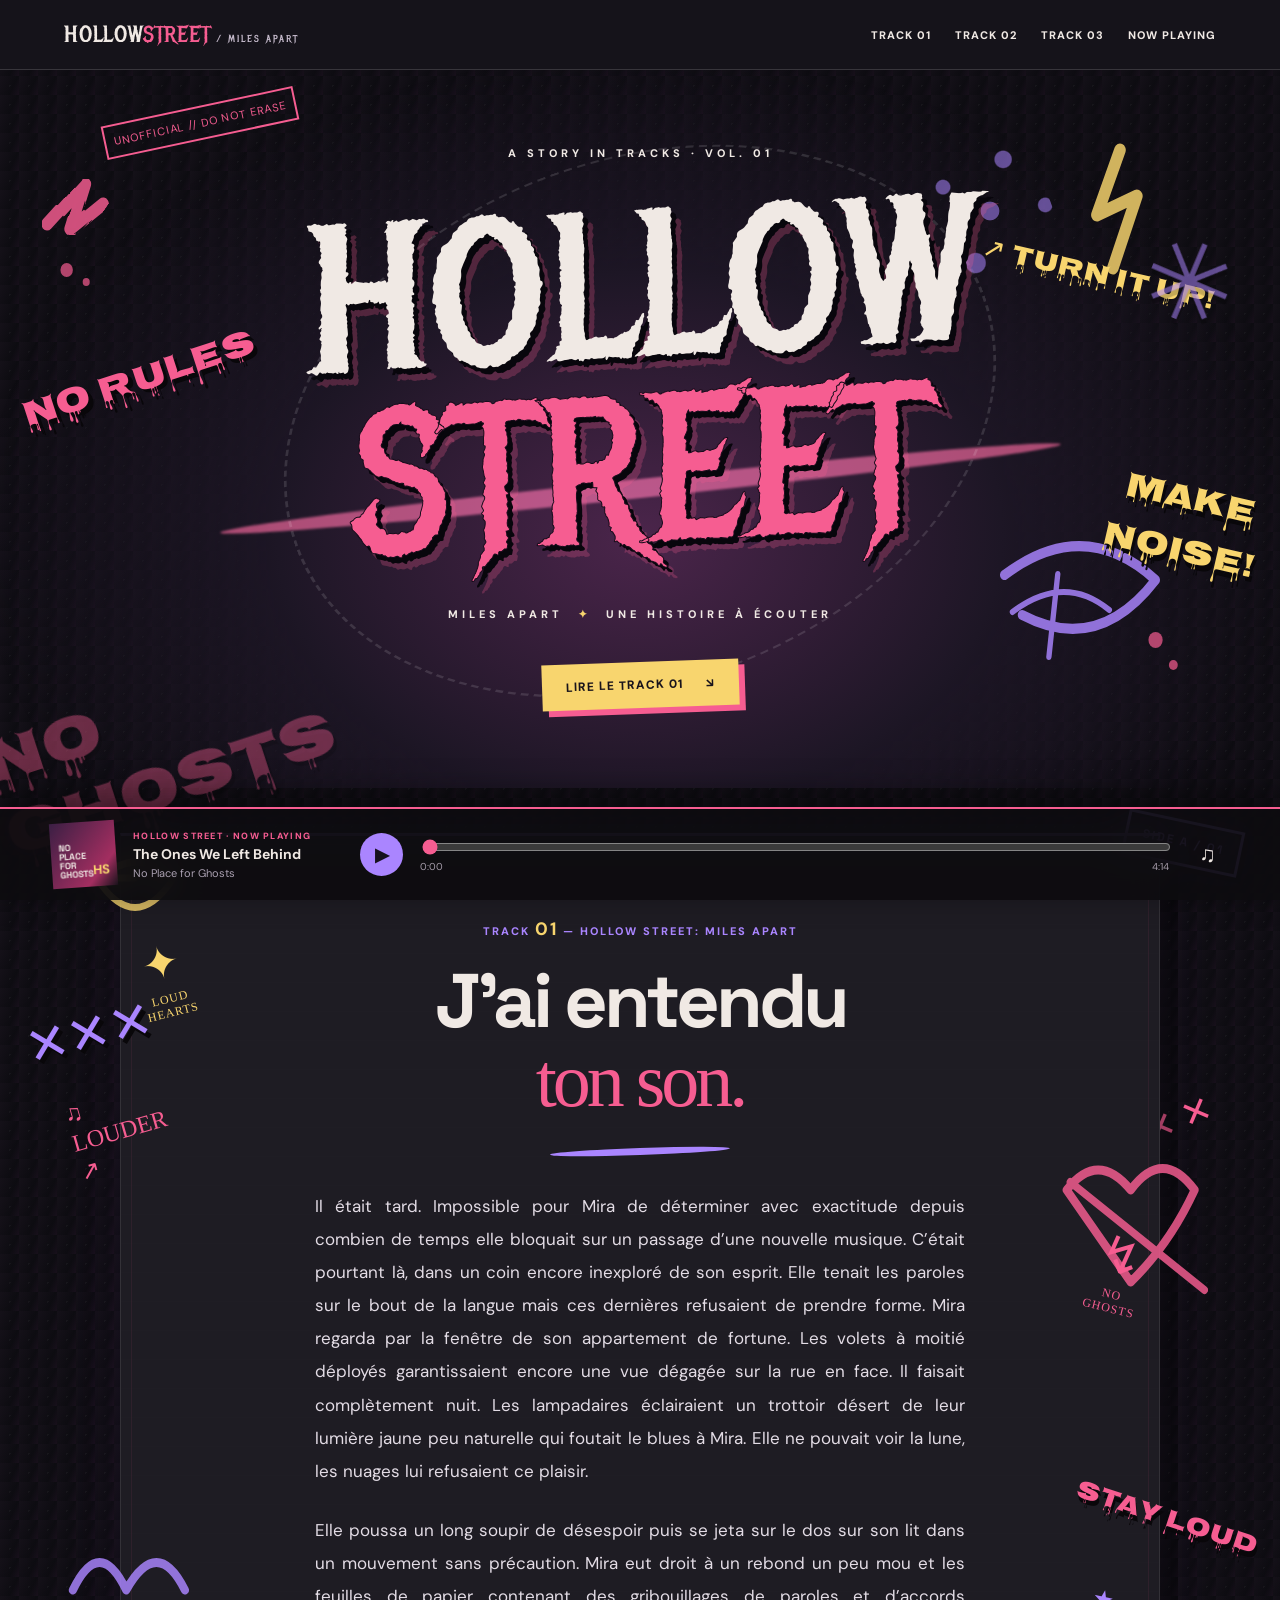
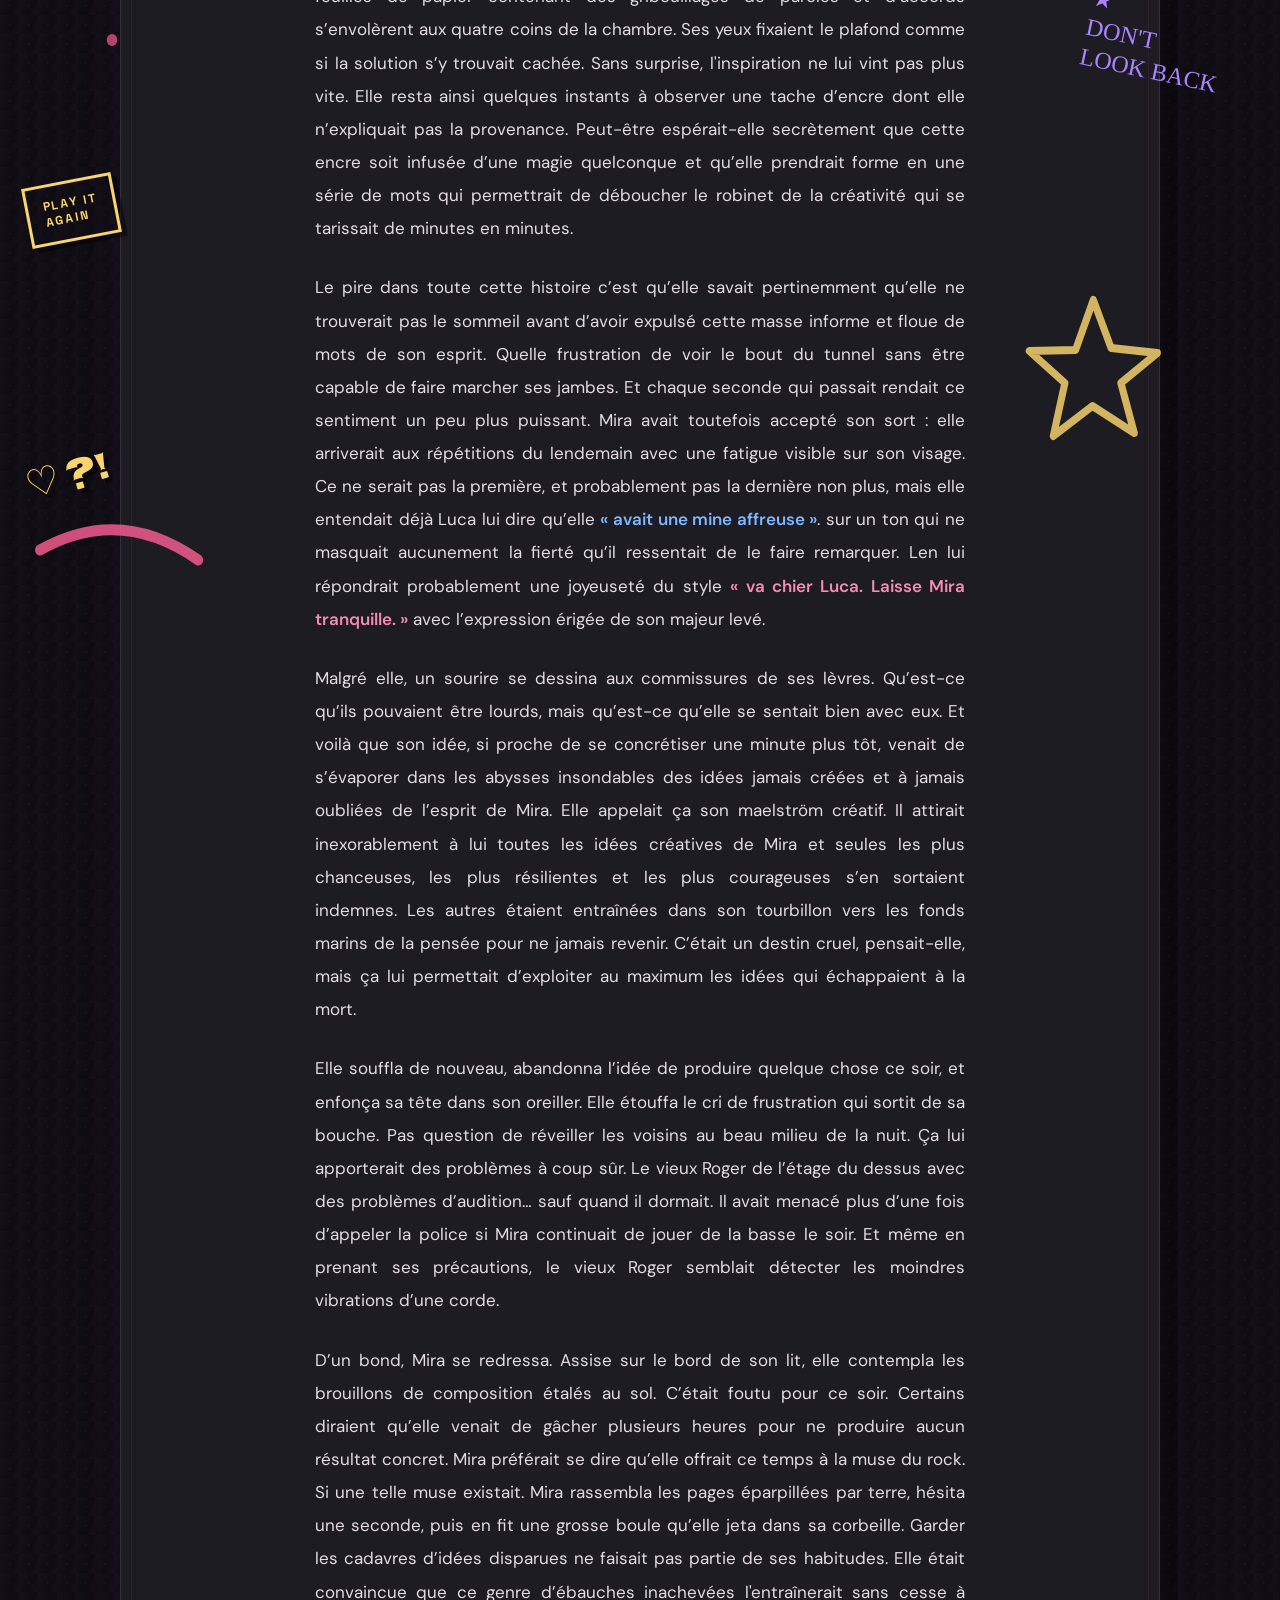
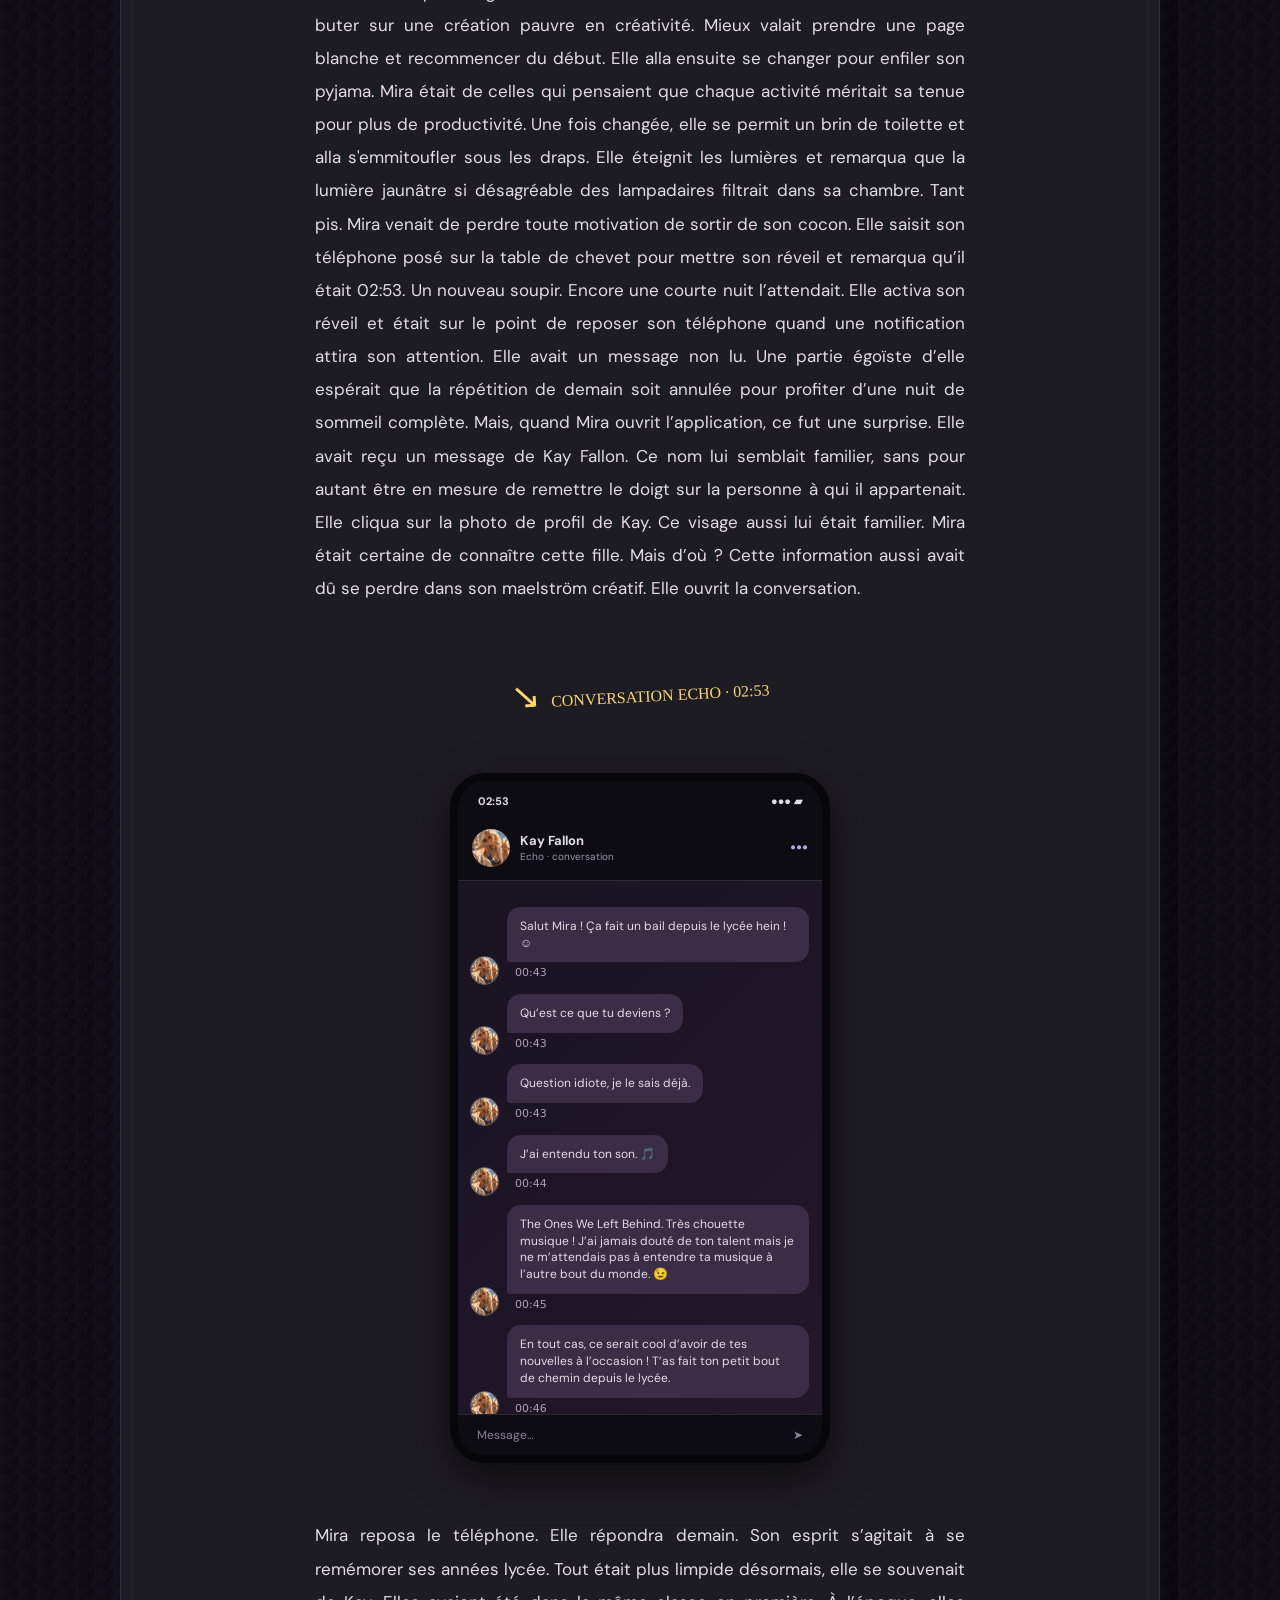
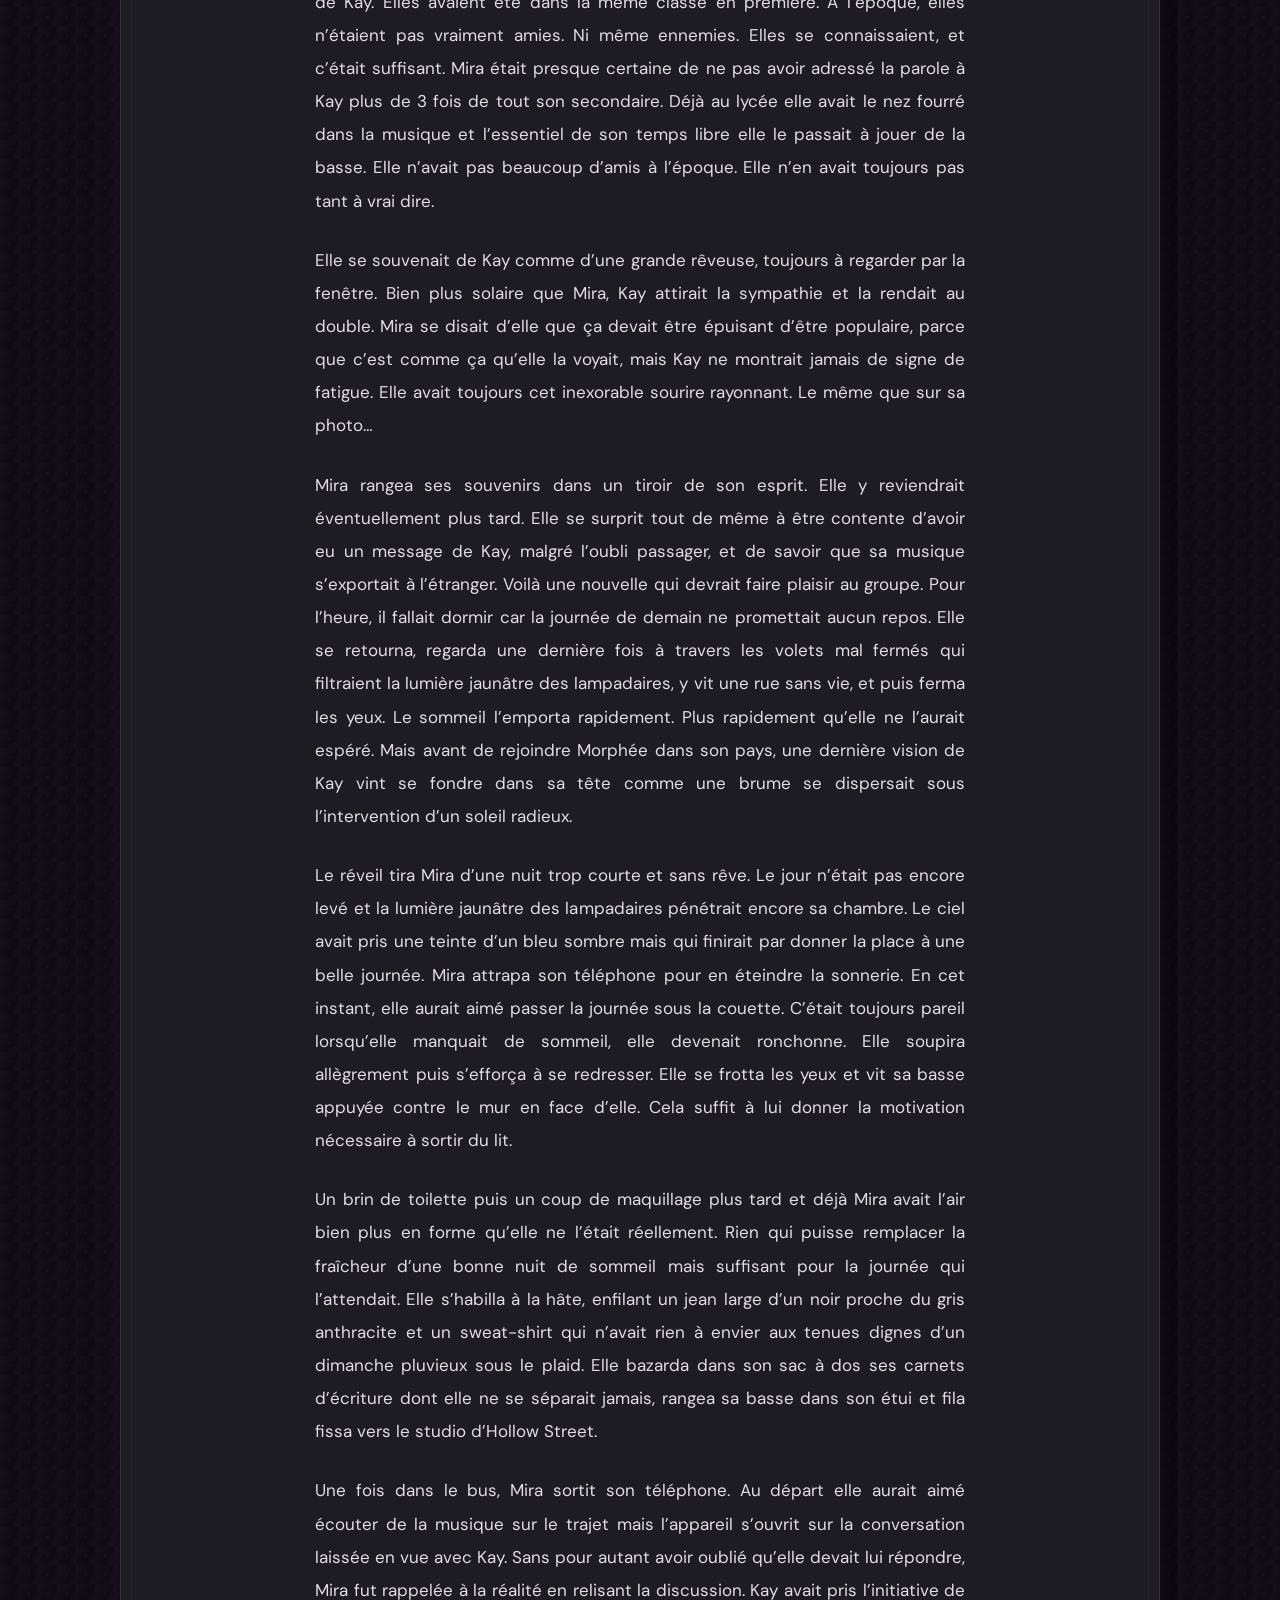
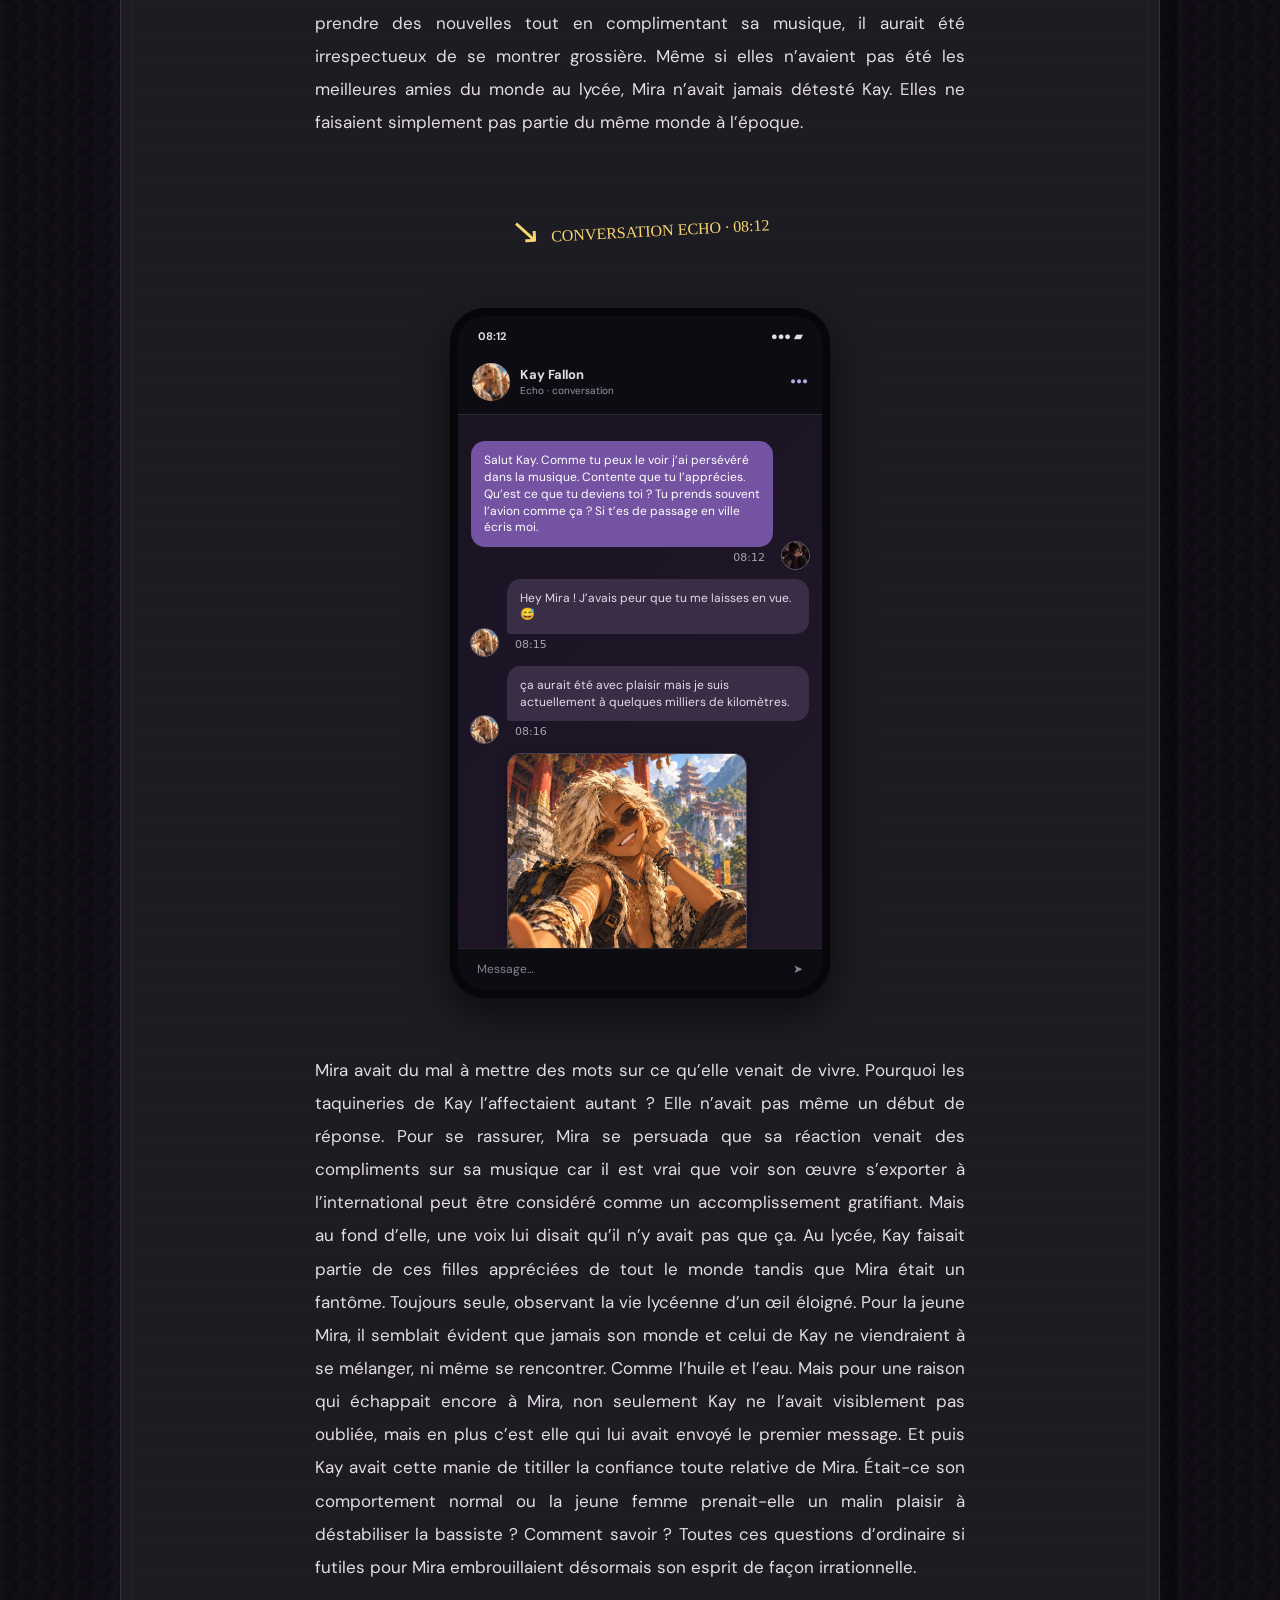
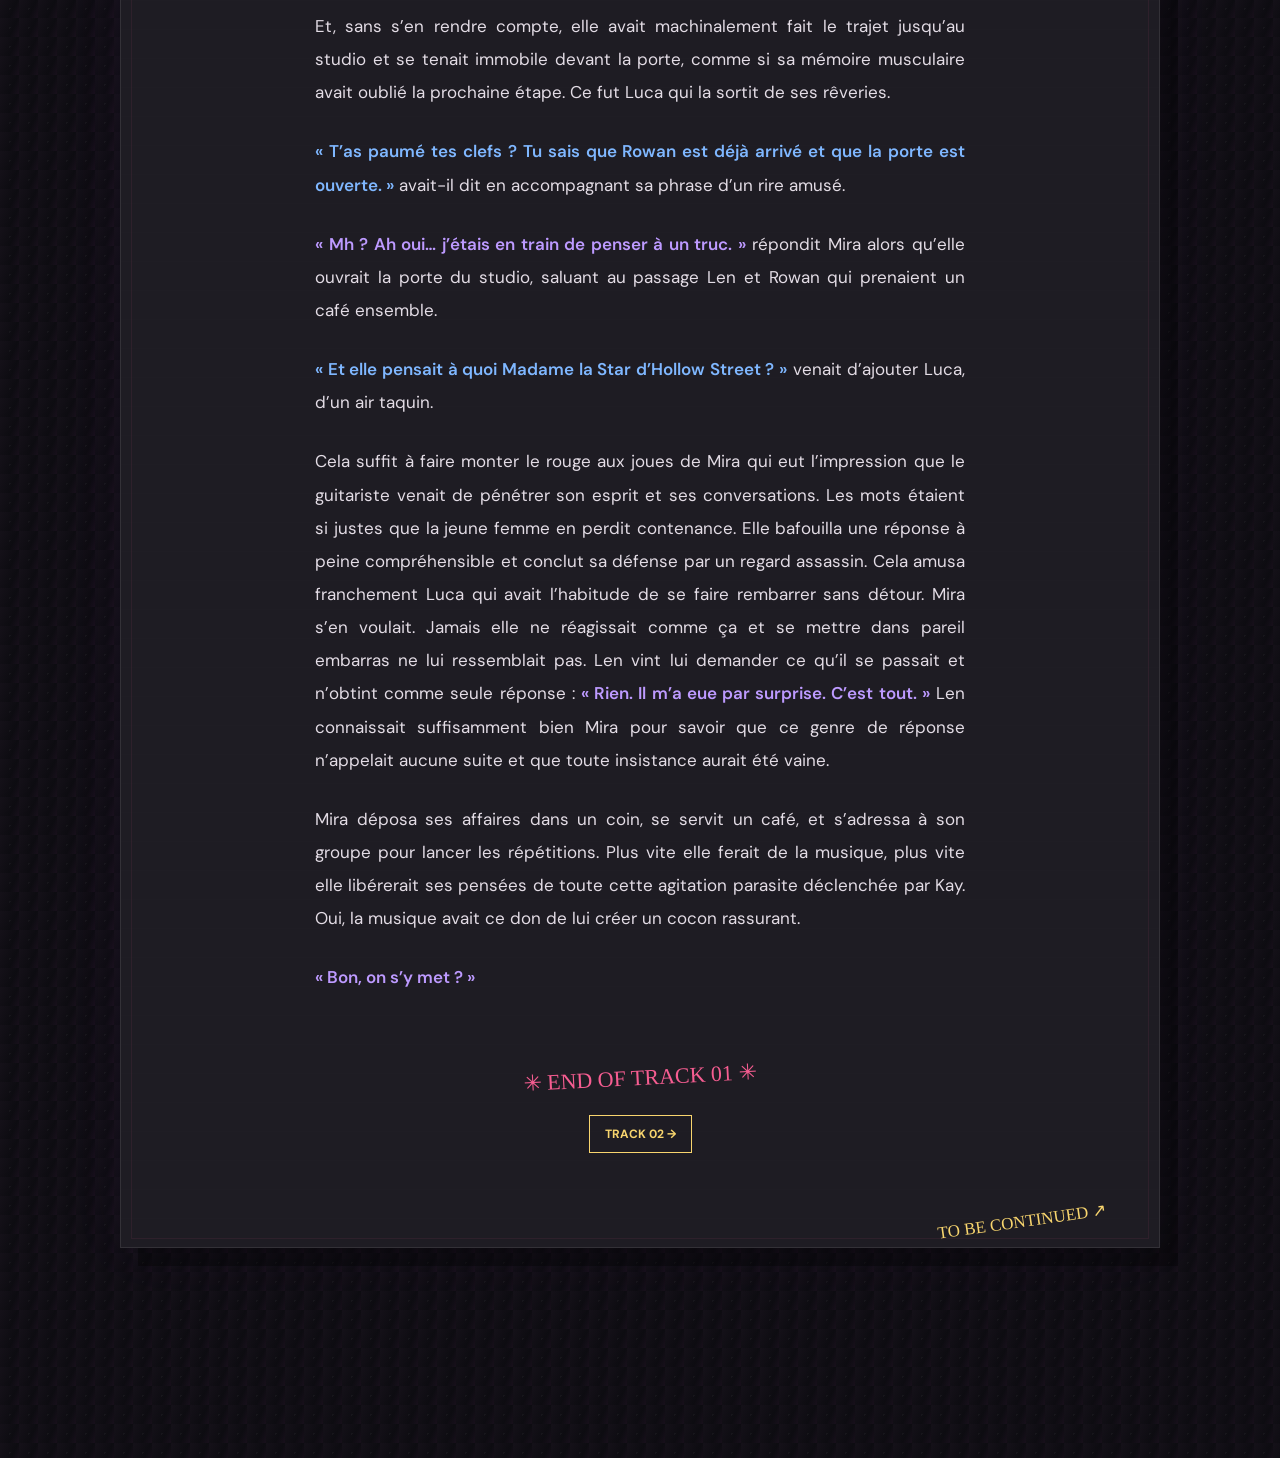
<file: index.html>
<!DOCTYPE html>

<html lang="fr"><head><meta charset="utf-8"/><meta content="width=device-width, initial-scale=1" name="viewport"/><title>Hollow Street — Miles Apart | Track 01</title><link href="style.css" rel="stylesheet"/><style>
/* Track 01 — true manuscript and Echo exchanges */
.prose .phone{margin:3rem auto 3.5rem;max-width:410px;box-sizing:border-box}
.prose .msg-wrap{display:flex;flex-direction:column;align-items:flex-start;margin:9px 0}
.prose .msg-wrap.sent{align-items:flex-end}
.prose .msg-wrap .bubble{max-width:86%;overflow-wrap:anywhere;white-space:pre-wrap}
.prose .msg-time{font:11px/1.5 system-ui,sans-serif;color:#aaa0b5;margin:3px 8px}
.prose .bubble.outgoing{background:#7353a2;color:white;align-self:flex-end}
.prose .photo-slot{margin:12px 0;padding:24px 15px;border:2px dashed #826b94;border-radius:15px;background:#2c2434;color:#e8d8f3;text-align:center;display:flex;flex-direction:column;gap:8px;align-items:center}
.prose .photo-slot span{font-size:32px}
.prose .photo-slot small{font:12px/1.5 system-ui,sans-serif}
.prose p{white-space:normal}
@media(max-width:520px){.prose .phone{max-width:100%;}.prose .messages{padding-left:10px;padding-right:10px}}
/* V6 — overrides the early bubble width rule */
.prose .msg-wrap .bubble{width:max-content;max-width:100%;white-space:normal;overflow-wrap:break-word;word-break:normal;hyphens:none}
.prose .message-content{width:max-content;max-width:calc(100% - 38px)}
</style></head>
<body><div aria-hidden="true" class="spray spray-one">NO<br/>GHOSTS</div><div aria-hidden="true" class="spray spray-two">✳</div><div aria-hidden="true" class="scratch">✕ ✕ ✕</div>
<div aria-hidden="true" class="vandal-layer">
<svg class="vandal-art" preserveaspectratio="none" viewbox="0 0 1440 2400" xmlns="http://www.w3.org/2000/svg">
<defs><filter id="rough"><feturbulence basefrequency="0.025" numoctaves="2" result="n" seed="8" type="fractalNoise"></feturbulence><fedisplacementmap in="SourceGraphic" in2="n" scale="5"></fedisplacementmap></filter></defs>
<g fill="none" stroke-linecap="round" stroke-linejoin="round">
<path d="M54 225 L96 184 80 230 116 204" filter="url(#rough)" stroke="#f65d91" stroke-width="13"></path>
<path d="M1260 150 l-26 65 45-19 -27 72" stroke="#f8d56e" stroke-width="13"></path>
<path d="M1130 575 q90 -60 170 5 q-65 75 -150 35" stroke="#aa85ff" stroke-width="10"></path>
<path d="M1139 612 q58 -39 109 -2 M1190 574 l-10 83" stroke="#aa85ff" stroke-width="6"></path>
<path d="M110 880 q45 -36 84 0 q-42 55 -84 0 M126 878 l25 0" stroke="#f8d56e" stroke-width="7"></path>
<path d="M1200 1190 q35 -40 72 0 q36 -43 72 0 q-28 54 -72 92z" stroke="#f65d91" stroke-width="9"></path>
<path d="M1204 1182 l151 108" stroke="#f65d91" stroke-width="8"></path>
<path d="M82 1590 q30 -55 60 0 q35 -55 66 0" stroke="#aa85ff" stroke-width="9"></path>
<path d="M1210 1950 l20 -50 20 48 52 5 -41 30 15 50 -47 -27 -44 30 13 -53 -40 -32z" stroke="#f8d56e" stroke-width="8"></path>
<path d="M45 2150 q90 -45 178 10" stroke="#f65d91" stroke-width="11"></path>
</g>
<g fill="#f65d91" opacity=".85"><circle cx="75" cy="270" r="7"></circle><circle cx="97" cy="282" r="4"></circle><circle cx="1300" cy="640" r="8"></circle><circle cx="1320" cy="665" r="5"></circle><circle cx="126" cy="1640" r="6"></circle></g>
</svg>
<span class="v-tag v-tag-one">NO RULES<span class="paint-drip"></span></span>
<span class="v-tag v-tag-two">MAKE<br/>NOISE!</span>
<span class="v-tag v-tag-three">✕✕✕</span>
<span class="v-tag v-tag-four">STAY LOUD</span>
<span class="v-tag v-tag-five">♡ ?!</span>
<span class="v-sticker v-sticker-one">SIDE A / 01</span>
<span class="v-sticker v-sticker-two">PLAY IT<br/>AGAIN</span>
</div>
<header class="topbar"><a class="brand" href="#top">HOLLOW<span>STREET</span><small> / MILES APART</small></a><nav><a href="#track">TRACK 01</a><a href="track02.html">TRACK 02</a><a href="track03.html">TRACK 03</a><a href="#music">NOW PLAYING</a></nav></header>
<main id="top"><section class="hero"><div class="stamp">UNOFFICIAL // DO NOT ERASE</div><div aria-hidden="true" class="hero-stroke"></div><div aria-hidden="true" class="hero-splatter"></div><p class="eyebrow">A STORY IN TRACKS · VOL. 01</p><h1>HOLLOW<br/><em>STREET</em></h1><div aria-hidden="true" class="scribble">↗ TURN IT UP!</div><p class="subtitle">MILES APART <span>✦</span> UNE HISTOIRE À ÉCOUTER</p><a class="start" href="#track">LIRE LE TRACK 01 <span>↘</span></a></section>
<section class="reading" id="track"><div aria-hidden="true" class="margin-note left">♫<br/>LOUDER<br/>↗</div><div aria-hidden="true" class="margin-note right">★<br/>DON'T<br/>LOOK BACK</div><div aria-hidden="true" class="reading-doodle reading-doodle-left">✦<small>LOUD<br/>HEARTS</small></div><div aria-hidden="true" class="reading-doodle reading-doodle-right">↯<small>NO<br/>GHOSTS</small></div><div class="chapter-head"><p>TRACK <strong>01</strong> <span>—</span> HOLLOW STREET: MILES APART</p><h2>J'ai entendu<br/><i>ton son.</i></h2><div class="marker-line"></div></div><article class="prose"><p class="">Il était tard. Impossible pour Mira de déterminer avec exactitude depuis combien de temps elle bloquait sur un passage d’une nouvelle musique. C’était pourtant là, dans un coin encore inexploré de son esprit. Elle tenait les paroles sur le bout de la langue mais ces dernières refusaient de prendre forme. Mira regarda par la fenêtre de son appartement de fortune. Les volets à moitié déployés garantissaient encore une vue dégagée sur la rue en face. Il faisait complètement nuit. Les lampadaires éclairaient un trottoir désert de leur lumière jaune peu naturelle qui foutait le blues à Mira. Elle ne pouvait voir la lune, les nuages lui refusaient ce plaisir.</p><p class="">Elle poussa un long soupir de désespoir puis se jeta sur le dos sur son lit dans un mouvement sans précaution. Mira eut droit à un rebond un peu mou et les feuilles de papier contenant des gribouillages de paroles et d’accords s’envolèrent aux quatre coins de la chambre. Ses yeux fixaient le plafond comme si la solution s’y trouvait cachée. Sans surprise, l'inspiration ne lui vint pas plus vite. Elle resta ainsi quelques instants à observer une tache d’encre dont elle n’expliquait pas la provenance. Peut-être espérait-elle secrètement que cette encre soit infusée d’une magie quelconque et qu’elle prendrait forme en une série de mots qui permettrait de déboucher le robinet de la créativité qui se tarissait de minutes en minutes. </p><p class="">Le pire dans toute cette histoire c’est qu’elle savait pertinemment qu’elle ne trouverait pas le sommeil avant d’avoir expulsé cette masse informe et floue de mots de son esprit. Quelle frustration de voir le bout du tunnel sans être capable de faire marcher ses jambes. Et chaque seconde qui passait rendait ce sentiment un peu plus puissant. Mira avait toutefois accepté son sort : elle arriverait aux répétitions du lendemain avec une fatigue visible sur son visage. Ce ne serait pas la première, et probablement pas la dernière non plus, mais elle entendait déjà Luca lui dire qu’elle <span class="voice voice-luca">« avait une mine affreuse »</span>. sur un ton qui ne masquait aucunement la fierté qu’il ressentait de le faire remarquer. Len lui répondrait probablement une joyeuseté du style <span class="voice voice-len">« va chier Luca. Laisse Mira tranquille. »</span> avec l’expression érigée de son majeur levé. </p><p class="">Malgré elle, un sourire se dessina aux commissures de ses lèvres. Qu’est-ce qu’ils pouvaient être lourds, mais qu’est-ce qu’elle se sentait bien avec eux. Et voilà que son idée, si proche de se concrétiser une minute plus tôt, venait de s’évaporer dans les abysses insondables des idées jamais créées et à jamais oubliées de l’esprit de Mira. Elle appelait ça son maelström créatif. Il attirait inexorablement à lui toutes les idées créatives de Mira et seules les plus chanceuses, les plus résilientes et les plus courageuses s’en sortaient indemnes. Les autres étaient entraînées dans son tourbillon vers les fonds marins de la pensée pour ne jamais revenir. C’était un destin cruel, pensait-elle, mais ça lui permettait d’exploiter au maximum les idées qui échappaient à la mort.</p><p class="">Elle souffla de nouveau, abandonna l’idée de produire quelque chose ce soir, et enfonça sa tête dans son oreiller. Elle étouffa le cri de frustration qui sortit de sa bouche. Pas question de réveiller les voisins au beau milieu de la nuit. Ça lui apporterait des problèmes à coup sûr. Le vieux Roger de l’étage du dessus avec des problèmes d’audition… sauf quand il dormait. Il avait menacé plus d’une fois d’appeler la police si Mira continuait de jouer de la basse le soir. Et même en prenant ses précautions, le vieux Roger semblait détecter les moindres vibrations d’une corde. </p><p class="">D’un bond, Mira se redressa. Assise sur le bord de son lit, elle contempla les brouillons de composition étalés au sol. C’était foutu pour ce soir. Certains diraient qu’elle venait de gâcher plusieurs heures pour ne produire aucun résultat concret. Mira préférait se dire qu’elle offrait ce temps à la muse du rock. Si une telle muse existait. Mira rassembla les pages éparpillées par terre, hésita une seconde, puis en fit une grosse boule qu’elle jeta dans sa corbeille. Garder les cadavres d’idées disparues ne faisait pas partie de ses habitudes. Elle était convaincue que ce genre d’ébauches inachevées l'entraînerait sans cesse à buter sur une création pauvre en créativité. Mieux valait prendre une page blanche et recommencer du début. Elle alla ensuite se changer pour enfiler son pyjama. Mira était de celles qui pensaient que chaque activité méritait sa tenue pour plus de productivité. Une fois changée, elle se permit un brin de toilette et alla s'emmitoufler sous les draps. Elle éteignit les lumières et remarqua que la lumière jaunâtre si désagréable des lampadaires filtrait dans sa chambre. Tant pis. Mira venait de perdre toute motivation de sortir de son cocon. Elle saisit son téléphone posé sur la table de chevet pour mettre son réveil et remarqua qu’il était 02:53. Un nouveau soupir. Encore une courte nuit l’attendait. Elle activa son réveil et était sur le point de reposer son téléphone quand une notification attira son attention. Elle avait un message non lu. Une partie égoïste d’elle espérait que la répétition de demain soit annulée pour profiter d’une nuit de sommeil complète. Mais, quand Mira ouvrit l’application, ce fut une surprise. Elle avait reçu un message de Kay Fallon. Ce nom lui semblait familier, sans pour autant être en mesure de remettre le doigt sur la personne à qui il appartenait. Elle cliqua sur la photo de profil de Kay. Ce visage aussi lui était familier. Mira était certaine de connaître cette fille. Mais d’où ? Cette information aussi avait dû se perdre dans son maelström créatif. Elle ouvrit la conversation.</p><div class="chat-intro"><span class="doodle">↘</span><span>CONVERSATION ECHO · 02:53</span></div><section aria-label="Conversation Echo entre Mira et Kay" class="phone"><div class="phone-top"><span>02:53</span><span>●●● ▰</span></div><div class="phone-title"><span class="avatar"><img alt="Photo de profil de Kay" src="assets/avatar-kay.jpg"/></span><div><strong>Kay Fallon</strong><small>Echo · conversation</small></div><span class="dots">•••</span></div><div class="messages"><div class="msg-wrap received"><div class="message-row"><img alt="Photo de profil de Kay" class="message-avatar" loading="lazy" src="assets/avatar-kay.jpg"/><div class="message-content"><div class="bubble incoming">Salut Mira ! Ça fait un bail depuis le lycée hein ! ☺️</div><small class="msg-time">00:43</small></div></div></div><div class="msg-wrap received"><div class="message-row"><img alt="Photo de profil de Kay" class="message-avatar" loading="lazy" src="assets/avatar-kay.jpg"/><div class="message-content"><div class="bubble incoming">Qu’est ce que tu deviens ?</div><small class="msg-time">00:43</small></div></div></div><div class="msg-wrap received"><div class="message-row"><img alt="Photo de profil de Kay" class="message-avatar" loading="lazy" src="assets/avatar-kay.jpg"/><div class="message-content"><div class="bubble incoming">Question idiote, je le sais déjà.</div><small class="msg-time">00:43</small></div></div></div><div class="msg-wrap received"><div class="message-row"><img alt="Photo de profil de Kay" class="message-avatar" loading="lazy" src="assets/avatar-kay.jpg"/><div class="message-content"><div class="bubble incoming">J’ai entendu ton son. 🎵</div><small class="msg-time">00:44</small></div></div></div><div class="msg-wrap received"><div class="message-row"><img alt="Photo de profil de Kay" class="message-avatar" loading="lazy" src="assets/avatar-kay.jpg"/><div class="message-content"><div class="bubble incoming">The Ones We Left Behind. Très chouette musique ! J’ai jamais douté de ton talent mais je ne m’attendais pas à entendre ta musique à l’autre bout du monde. 😉</div><small class="msg-time">00:45</small></div></div></div><div class="msg-wrap received"><div class="message-row"><img alt="Photo de profil de Kay" class="message-avatar" loading="lazy" src="assets/avatar-kay.jpg"/><div class="message-content"><div class="bubble incoming">En tout cas, ce serait cool d’avoir de tes nouvelles à l’occasion ! T’as fait ton petit bout de chemin depuis le lycée.</div><small class="msg-time">00:46</small></div></div></div><div class="msg-wrap received"><div class="message-row"><img alt="Photo de profil de Kay" class="message-avatar" loading="lazy" src="assets/avatar-kay.jpg"/><div class="message-content"><div class="bubble incoming">Hésite pas à m’écrire si le cœur t’en dit. En attendant je te laisse, j’ai un avion qui m’attend ! ✈️</div><small class="msg-time">00:47</small></div></div></div><div class="msg-wrap photo-message received"><div class="message-row"><img alt="Photo de profil de Kay" class="message-avatar" loading="lazy" src="assets/avatar-kay.jpg"/><div class="message-content"><a aria-label="Ouvrir Photo de Kay sur le tarmac" class="echo-photo" href="assets/kay-airport.jpg" rel="noopener" target="_blank"><img alt="Photo de Kay sur le tarmac" loading="lazy" src="assets/kay-airport.jpg"/></a><small class="msg-time">00:47</small></div></div></div></div><div class="phone-bottom"><span>Message…</span><span>➤</span></div></section><p class="">Mira reposa le téléphone. Elle répondra demain. Son esprit s’agitait à se remémorer ses années lycée. Tout était plus limpide désormais, elle se souvenait de Kay. Elles avaient été dans la même classe en première. À l’époque, elles n’étaient pas vraiment amies. Ni même ennemies. Elles se connaissaient, et c’était suffisant. Mira était presque certaine de ne pas avoir adressé la parole à Kay plus de 3 fois de tout son secondaire. Déjà au lycée elle avait le nez fourré dans la musique et l’essentiel de son temps libre elle le passait à jouer de la basse. Elle n’avait pas beaucoup d’amis à l’époque. Elle n’en avait toujours pas tant à vrai dire. </p><p class="">Elle se souvenait de Kay comme d’une grande rêveuse, toujours à regarder par la fenêtre. Bien plus solaire que Mira, Kay attirait la sympathie et la rendait au double. Mira se disait d’elle que ça devait être épuisant d’être populaire, parce que c’est comme ça qu’elle la voyait, mais Kay ne montrait jamais de signe de fatigue. Elle avait toujours cet inexorable sourire rayonnant. Le même que sur sa photo… </p><p class="">Mira rangea ses souvenirs dans un tiroir de son esprit. Elle y reviendrait éventuellement plus tard. Elle se surprit tout de même à être contente d’avoir eu un message de Kay, malgré l’oubli passager, et de savoir que sa musique s’exportait à l’étranger. Voilà une nouvelle qui devrait faire plaisir au groupe. Pour l’heure, il fallait dormir car la journée de demain ne promettait aucun repos. Elle se retourna, regarda une dernière fois à travers les volets mal fermés qui filtraient la lumière jaunâtre des lampadaires, y vit une rue sans vie, et puis ferma les yeux. Le sommeil l’emporta rapidement. Plus rapidement qu’elle ne l’aurait espéré. Mais avant de rejoindre Morphée dans son pays, une dernière vision de Kay vint se fondre dans sa tête comme une brume se dispersait sous l’intervention d’un soleil radieux. </p><p class="">Le réveil tira Mira d’une nuit trop courte et sans rêve. Le jour n’était pas encore levé et la lumière jaunâtre des lampadaires pénétrait encore sa chambre. Le ciel avait pris une teinte d’un bleu sombre mais qui finirait par donner la place à une belle journée. Mira attrapa son téléphone pour en éteindre la sonnerie. En cet instant, elle aurait aimé passer la journée sous la couette. C’était toujours pareil lorsqu’elle manquait de sommeil, elle devenait ronchonne. Elle soupira allègrement puis s’efforça à se redresser. Elle se frotta les yeux et vit sa basse appuyée contre le mur en face d’elle. Cela suffit à lui donner la motivation nécessaire à sortir du lit. </p><p class="">Un brin de toilette puis un coup de maquillage plus tard et déjà Mira avait l’air bien plus en forme qu’elle ne l’était réellement. Rien qui puisse remplacer la fraîcheur d’une bonne nuit de sommeil mais suffisant pour la journée qui l’attendait. Elle s’habilla à la hâte, enfilant un jean large d’un noir proche du gris anthracite et un sweat-shirt qui n’avait rien à envier aux tenues dignes d’un dimanche pluvieux sous le plaid. Elle bazarda dans son sac à dos ses carnets d’écriture dont elle ne se séparait jamais, rangea sa basse dans son étui et fila fissa vers le studio d’Hollow Street. </p><p class="">Une fois dans le bus, Mira sortit son téléphone. Au départ elle aurait aimé écouter de la musique sur le trajet mais l’appareil s’ouvrit sur la conversation laissée en vue avec Kay. Sans pour autant avoir oublié qu’elle devait lui répondre, Mira fut rappelée à la réalité en relisant la discussion. Kay avait pris l’initiative de prendre des nouvelles tout en complimentant sa musique, il aurait été irrespectueux de se montrer grossière. Même si elles n’avaient pas été les meilleures amies du monde au lycée, Mira n’avait jamais détesté Kay. Elles ne faisaient simplement pas partie du même monde à l’époque. </p><div class="chat-intro"><span class="doodle">↘</span><span>CONVERSATION ECHO · 08:12</span></div><section aria-label="Conversation Echo entre Mira et Kay" class="phone"><div class="phone-top"><span>08:12</span><span>●●● ▰</span></div><div class="phone-title"><span class="avatar"><img alt="Photo de profil de Kay" src="assets/avatar-kay.jpg"/></span><div><strong>Kay Fallon</strong><small>Echo · conversation</small></div><span class="dots">•••</span></div><div class="messages"><div class="msg-wrap sent"><div class="message-row"><img alt="Photo de profil de Mira" class="message-avatar" loading="lazy" src="assets/avatar-mira.jpg"/><div class="message-content"><div class="bubble outgoing">Salut Kay. Comme tu peux le voir j’ai persévéré dans la musique. Contente que tu l’apprécies. Qu’est ce que tu deviens toi ? Tu prends souvent l’avion comme ça ? Si t’es de passage en ville écris moi.</div><small class="msg-time">08:12</small></div></div></div><div class="msg-wrap received"><div class="message-row"><img alt="Photo de profil de Kay" class="message-avatar" loading="lazy" src="assets/avatar-kay.jpg"/><div class="message-content"><div class="bubble incoming">Hey Mira ! J’avais peur que tu me laisses en vue. 😅</div><small class="msg-time">08:15</small></div></div></div><div class="msg-wrap received"><div class="message-row"><img alt="Photo de profil de Kay" class="message-avatar" loading="lazy" src="assets/avatar-kay.jpg"/><div class="message-content"><div class="bubble incoming">ça aurait été avec plaisir mais je suis actuellement à quelques milliers de kilomètres.</div><small class="msg-time">08:16</small></div></div></div><div class="msg-wrap photo-message received"><div class="message-row"><img alt="Photo de profil de Kay" class="message-avatar" loading="lazy" src="assets/avatar-kay.jpg"/><div class="message-content"><a aria-label="Ouvrir Photo de Kay devant le temple en Chine" class="echo-photo" href="assets/kay-china.jpg" rel="noopener" target="_blank"><img alt="Photo de Kay devant le temple en Chine" loading="lazy" src="assets/kay-china.jpg"/></a><small class="msg-time">08:16</small></div></div></div><div class="msg-wrap sent"><div class="message-row"><img alt="Photo de profil de Mira" class="message-avatar" loading="lazy" src="assets/avatar-mira.jpg"/><div class="message-content"><div class="bubble outgoing">Sacrée vue ! Tu es où ?</div><small class="msg-time">08:17</small></div></div></div><div class="msg-wrap received"><div class="message-row"><img alt="Photo de profil de Kay" class="message-avatar" loading="lazy" src="assets/avatar-kay.jpg"/><div class="message-content"><div class="bubble incoming">Je visite un temple quelque part au milieu de la Chine. C’est tellement dépaysant.</div><small class="msg-time">08:19</small></div></div></div><div class="msg-wrap received"><div class="message-row"><img alt="Photo de profil de Kay" class="message-avatar" loading="lazy" src="assets/avatar-kay.jpg"/><div class="message-content"><div class="bubble incoming">T’as déjà fait la Chine ? 🇨🇳</div><small class="msg-time">08:19</small></div></div></div><div class="msg-wrap sent"><div class="message-row"><img alt="Photo de profil de Mira" class="message-avatar" loading="lazy" src="assets/avatar-mira.jpg"/><div class="message-content"><div class="bubble outgoing">Non. J’ai pas trop le temps.</div><small class="msg-time">08:20</small></div></div></div><div class="msg-wrap received"><div class="message-row"><img alt="Photo de profil de Kay" class="message-avatar" loading="lazy" src="assets/avatar-kay.jpg"/><div class="message-content"><div class="bubble incoming">Ahaha t’auras qu’à te joindre à moi la prochaine fois. 😉</div><small class="msg-time">08:23</small></div></div></div><div class="msg-wrap received"><div class="message-row"><img alt="Photo de profil de Kay" class="message-avatar" loading="lazy" src="assets/avatar-kay.jpg"/><div class="message-content"><div class="bubble incoming">Pas mal ton groupe d’ailleurs. J’ai pu écouter ton album c’est vraiment cool ! 🤘🏾</div><small class="msg-time">08:23</small></div></div></div><div class="msg-wrap received"><div class="message-row"><img alt="Photo de profil de Kay" class="message-avatar" loading="lazy" src="assets/avatar-kay.jpg"/><div class="message-content"><div class="bubble incoming">C’est toi qui chante ? Sacrée voix. Qui aurait deviné que la solitaire du lycée cachait ça sous sa capuche ?</div><small class="msg-time">08:24</small></div></div></div><div class="msg-wrap sent"><div class="message-row"><img alt="Photo de profil de Mira" class="message-avatar" loading="lazy" src="assets/avatar-mira.jpg"/><div class="message-content"><div class="bubble outgoing">Ah merci. C’est Luca qui m’a poussée à prendre le micro.</div><small class="msg-time">08:25</small></div></div></div><div class="msg-wrap received"><div class="message-row"><img alt="Photo de profil de Kay" class="message-avatar" loading="lazy" src="assets/avatar-kay.jpg"/><div class="message-content"><div class="bubble incoming">Luca ? C’est ton mec ? 😏</div><small class="msg-time">08:27</small></div></div></div><div class="msg-wrap sent"><div class="message-row"><img alt="Photo de profil de Mira" class="message-avatar" loading="lazy" src="assets/avatar-mira.jpg"/><div class="message-content"><div class="bubble outgoing">QUOI ? Luca ? Non non non ! Pas du tout ! C’est le guitariste du groupe. Y’a rien entre nous.</div><small class="msg-time">08:28</small></div></div></div><div class="msg-wrap received"><div class="message-row"><img alt="Photo de profil de Kay" class="message-avatar" loading="lazy" src="assets/avatar-kay.jpg"/><div class="message-content"><div class="bubble incoming">Ahahaha ! 🤣</div><small class="msg-time">08:29</small></div></div></div><div class="msg-wrap received"><div class="message-row"><img alt="Photo de profil de Kay" class="message-avatar" loading="lazy" src="assets/avatar-kay.jpg"/><div class="message-content"><div class="bubble incoming">Tranquille ma belle ! Je te taquine. Mais avec le succès de ton groupe tu dois avoir la côte. 😏</div><small class="msg-time">08:30</small></div></div></div><div class="msg-wrap received"><div class="message-row"><img alt="Photo de profil de Kay" class="message-avatar" loading="lazy" src="assets/avatar-kay.jpg"/><div class="message-content"><div class="bubble incoming">Alors ? Lequel a eu le droit à la star de Hollow Street ? 🤭</div><small class="msg-time">08:31</small></div></div></div><div class="msg-wrap sent"><div class="message-row"><img alt="Photo de profil de Mira" class="message-avatar" loading="lazy" src="assets/avatar-mira.jpg"/><div class="message-content"><div class="bubble outgoing">Personne.</div><small class="msg-time">08:31</small></div></div></div><div class="msg-wrap sent"><div class="message-row"><img alt="Photo de profil de Mira" class="message-avatar" loading="lazy" src="assets/avatar-mira.jpg"/><div class="message-content"><div class="bubble outgoing">Je veux dire, y’a personne qui m’intéresse.</div><small class="msg-time">08:32</small></div></div></div><div class="msg-wrap sent"><div class="message-row"><img alt="Photo de profil de Mira" class="message-avatar" loading="lazy" src="assets/avatar-mira.jpg"/><div class="message-content"><div class="bubble outgoing">Et en plus j’ai pas le temps pour ça. Avec la musique, tout ça tout ça…</div><small class="msg-time">08:33</small></div></div></div><div class="msg-wrap received"><div class="message-row"><img alt="Photo de profil de Kay" class="message-avatar" loading="lazy" src="assets/avatar-kay.jpg"/><div class="message-content"><div class="bubble incoming">Ahaha ! Je pensais pas que ça marcherait deux fois de suite.</div><small class="msg-time">08:35</small></div></div></div><div class="msg-wrap received"><div class="message-row"><img alt="Photo de profil de Kay" class="message-avatar" loading="lazy" src="assets/avatar-kay.jpg"/><div class="message-content"><div class="bubble incoming">Mais c’est bon à savoir. 😏</div><small class="msg-time">08:36</small></div></div></div><div class="msg-wrap sent"><div class="message-row"><img alt="Photo de profil de Mira" class="message-avatar" loading="lazy" src="assets/avatar-mira.jpg"/><div class="message-content"><div class="bubble outgoing">T’es trop nulle !</div><small class="msg-time">08:37</small></div></div></div><div class="msg-wrap photo-message sent"><div class="message-row"><img alt="Photo de profil de Mira" class="message-avatar" loading="lazy" src="assets/avatar-mira.jpg"/><div class="message-content"><a aria-label="Ouvrir Photo de Mira dans le bus" class="echo-photo" href="assets/mira-bus.jpg" rel="noopener" target="_blank"><img alt="Photo de Mira dans le bus" loading="lazy" src="assets/mira-bus.jpg"/></a><small class="msg-time">08:38</small></div></div></div><div class="msg-wrap sent"><div class="message-row"><img alt="Photo de profil de Mira" class="message-avatar" loading="lazy" src="assets/avatar-mira.jpg"/><div class="message-content"><div class="bubble outgoing">Bon je dois te laisser. Le prochain arrêt est le mien. À la prochaine !</div><small class="msg-time">08:40</small></div></div></div><div class="msg-wrap received"><div class="message-row"><img alt="Photo de profil de Kay" class="message-avatar" loading="lazy" src="assets/avatar-kay.jpg"/><div class="message-content"><div class="bubble incoming">À bientôt Mira ! J’ai hâte de te lire de nouveau. 😘</div><small class="msg-time">08:41</small></div></div></div></div><div class="phone-bottom"><span>Message…</span><span>➤</span></div></section><p class="">Mira avait du mal à mettre des mots sur ce qu’elle venait de vivre. Pourquoi les taquineries de Kay l’affectaient autant ? Elle n’avait pas même un début de réponse. Pour se rassurer, Mira se persuada que sa réaction venait des compliments sur sa musique car il est vrai que voir son œuvre s’exporter à l’international peut être considéré comme un accomplissement gratifiant. Mais au fond d’elle, une voix lui disait qu’il n’y avait pas que ça. Au lycée, Kay faisait partie de ces filles appréciées de tout le monde tandis que Mira était un fantôme. Toujours seule, observant la vie lycéenne d’un œil éloigné. Pour la jeune Mira, il semblait évident que jamais son monde et celui de Kay ne viendraient à se mélanger, ni même se rencontrer. Comme l’huile et l’eau. Mais pour une raison qui échappait encore à Mira, non seulement Kay ne l’avait visiblement pas oubliée, mais en plus c’est elle qui lui avait envoyé le premier message. Et puis Kay avait cette manie de titiller la confiance toute relative de Mira. Était-ce son comportement normal ou la jeune femme prenait-elle un malin plaisir à déstabiliser la bassiste ? Comment savoir ? Toutes ces questions d’ordinaire si futiles pour Mira embrouillaient désormais son esprit de façon irrationnelle. </p><p class="">Et, sans s’en rendre compte, elle avait machinalement fait le trajet jusqu’au studio et se tenait immobile devant la porte, comme si sa mémoire musculaire avait oublié la prochaine étape. Ce fut Luca qui la sortit de ses rêveries. </p><p class=""><span class="voice voice-luca">« T’as paumé tes clefs ? Tu sais que Rowan est déjà arrivé et que la porte est ouverte. »</span> avait-il dit en accompagnant sa phrase d’un rire amusé. </p><p class=""><span class="voice voice-mira">« Mh ? Ah oui… j’étais en train de penser à un truc. »</span> répondit Mira alors qu’elle ouvrait la porte du studio, saluant au passage Len et Rowan qui prenaient un café ensemble. </p><p class=""><span class="voice voice-luca">« Et elle pensait à quoi Madame la Star d’Hollow Street ? »</span> venait d’ajouter Luca, d’un air taquin. </p><p class="">Cela suffit à faire monter le rouge aux joues de Mira qui eut l’impression que le guitariste venait de pénétrer son esprit et ses conversations. Les mots étaient si justes que la jeune femme en perdit contenance. Elle bafouilla une réponse à peine compréhensible et conclut sa défense par un regard assassin. Cela amusa franchement Luca qui avait l’habitude de se faire rembarrer sans détour. Mira s’en voulait. Jamais elle ne réagissait comme ça et se mettre dans pareil embarras ne lui ressemblait pas. Len vint lui demander ce qu’il se passait et n’obtint comme seule réponse : <span class="voice voice-mira">« Rien. Il m’a eue par surprise. C’est tout. »</span> Len connaissait suffisamment bien Mira pour savoir que ce genre de réponse n’appelait aucune suite et que toute insistance aurait été vaine. </p><p class="">Mira déposa ses affaires dans un coin, se servit un café, et s’adressa à son groupe pour lancer les répétitions. Plus vite elle ferait de la musique, plus vite elle libérerait ses pensées de toute cette agitation parasite déclenchée par Kay. Oui, la musique avait ce don de lui créer un cocon rassurant. </p><p class=""><span class="voice voice-mira">« Bon, on s’y met ? »</span> </p></article><div class="end-mark">✳ END OF TRACK 01 ✳</div><div class="track-navigation" style="display:flex;flex-wrap:wrap;justify-content:center;gap:14px;margin:24px auto"><a href="track02.html" style="color:#f8d56e;font-weight:bold;border:1px solid #f8d56e;padding:10px 15px;font-size:12px">TRACK 02 →</a></div><div aria-hidden="true" class="end-scrawl">TO BE CONTINUED ↗</div></section></main>
<div class="player" id="music"><div class="album-art"><span>NO PLACE<br/>FOR<br/>GHOSTS</span><b>HS</b></div><div class="track-info"><small>HOLLOW STREET · NOW PLAYING</small><strong>The Ones We Left Behind</strong><span>No Place for Ghosts</span></div><button aria-label="Lire ou mettre en pause" id="play">▶</button><div class="seek"><input aria-label="Position dans la chanson" id="progress" max="100" min="0" type="range" value="0"/><div class="timing"><span id="elapsed">0:00</span><span id="duration">--:--</span></div></div><button aria-label="Couper le son" class="volume" id="mute">♫</button><audio id="audio" preload="metadata" src="assets/the-ones-we-left-behind.mp3"></audio></div>
<script src="script.js"></script></body></html>
</file>
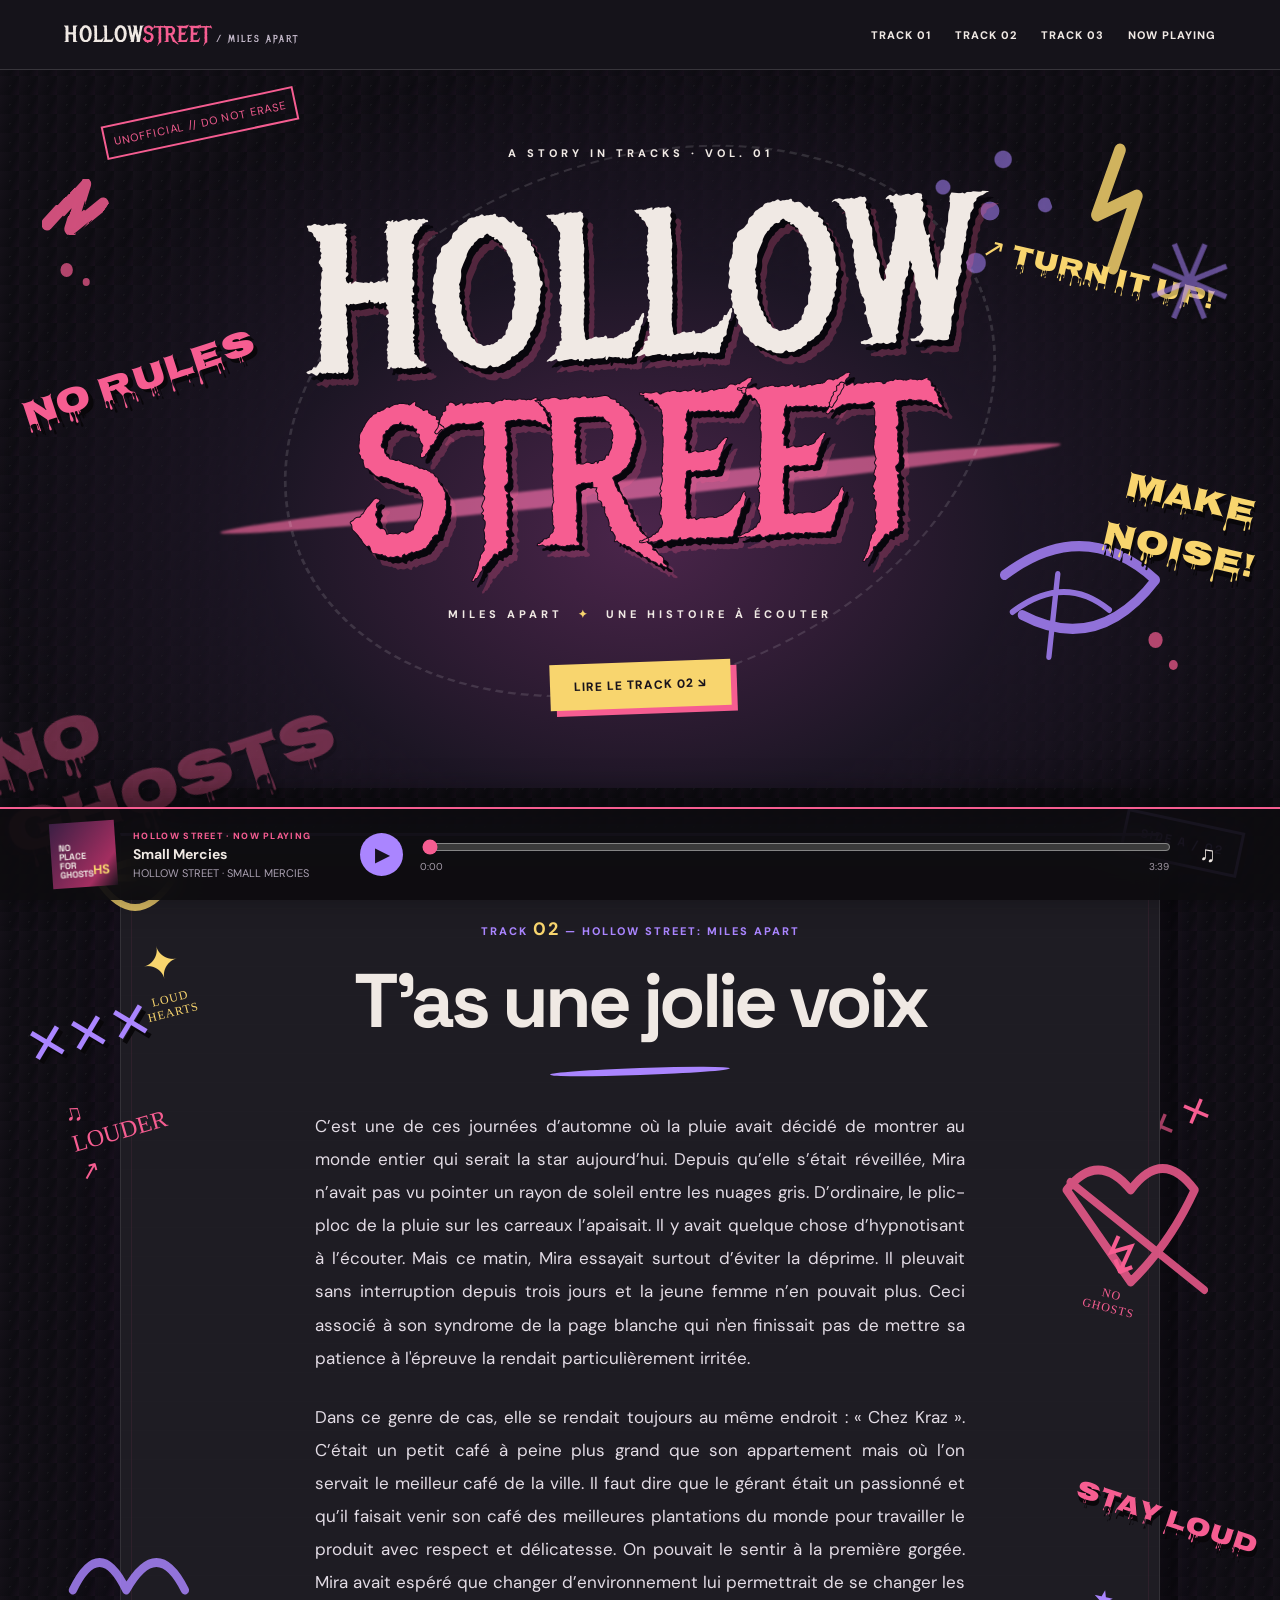
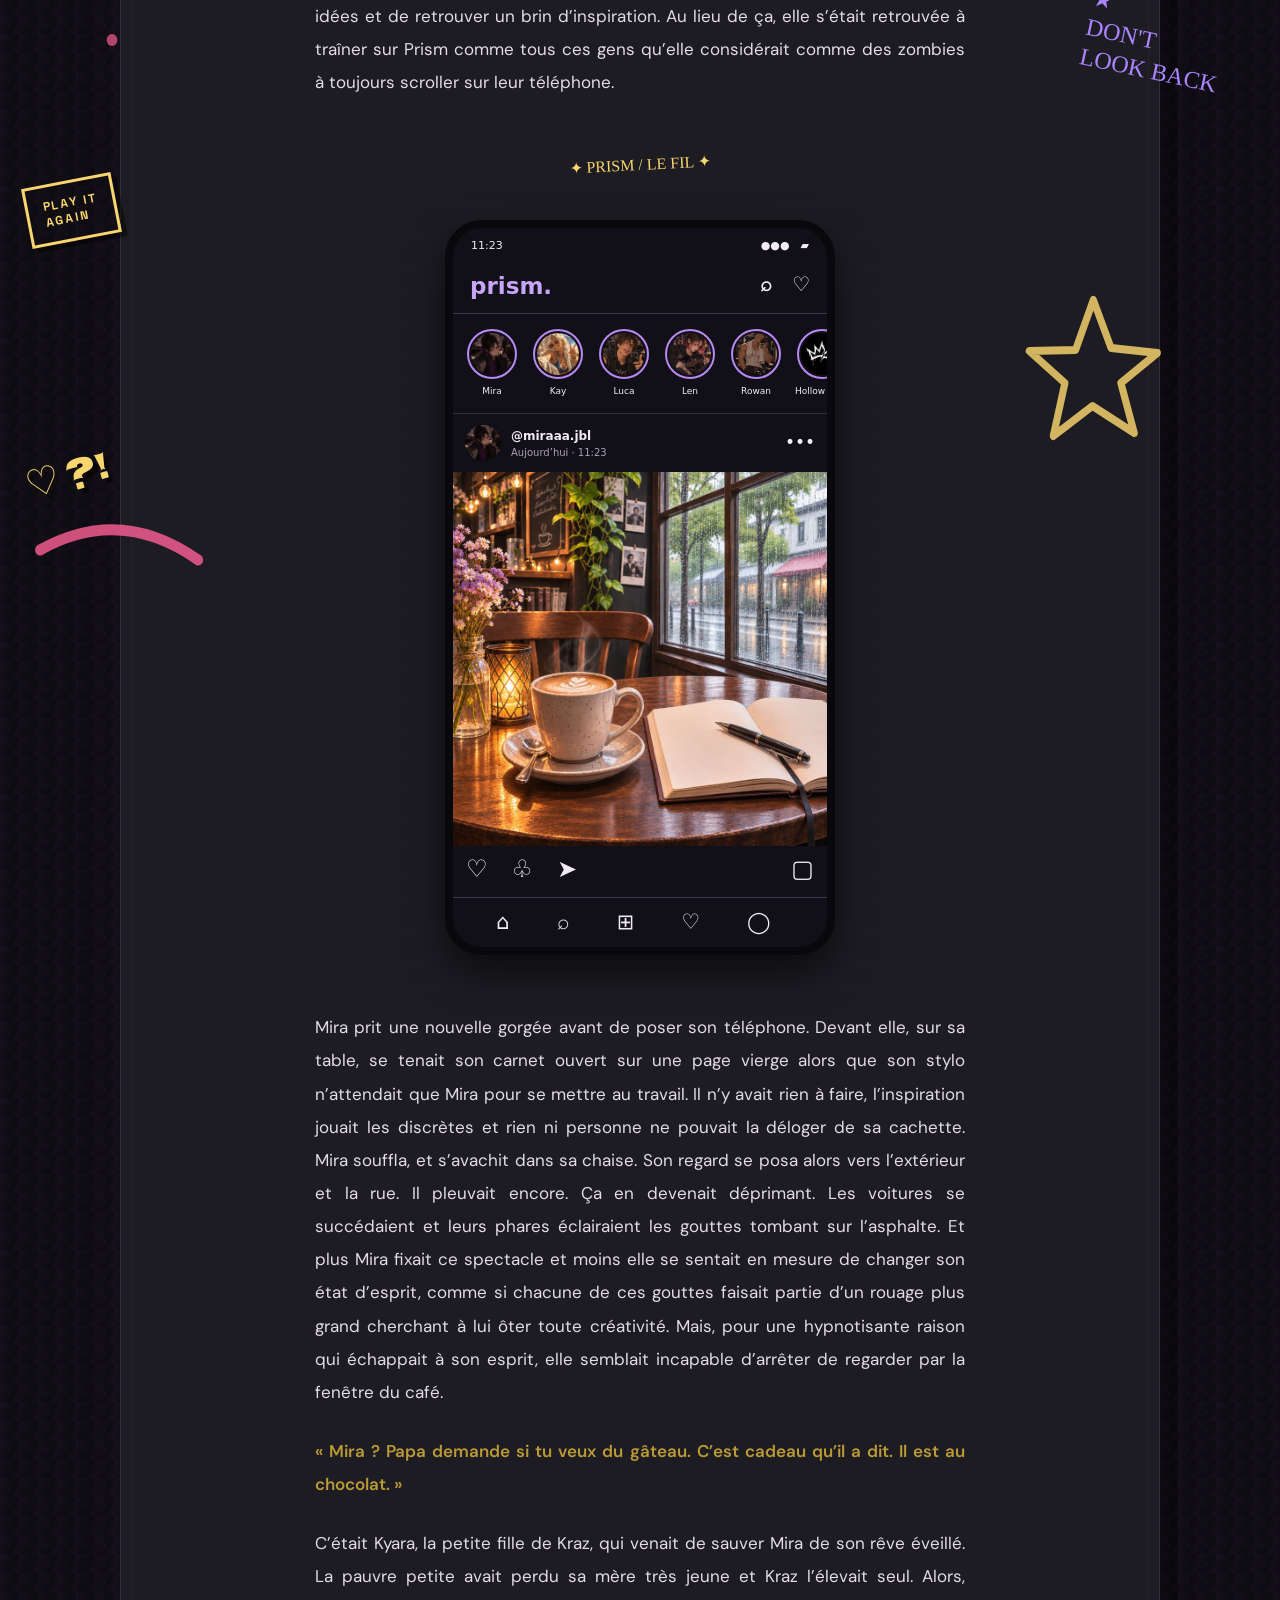
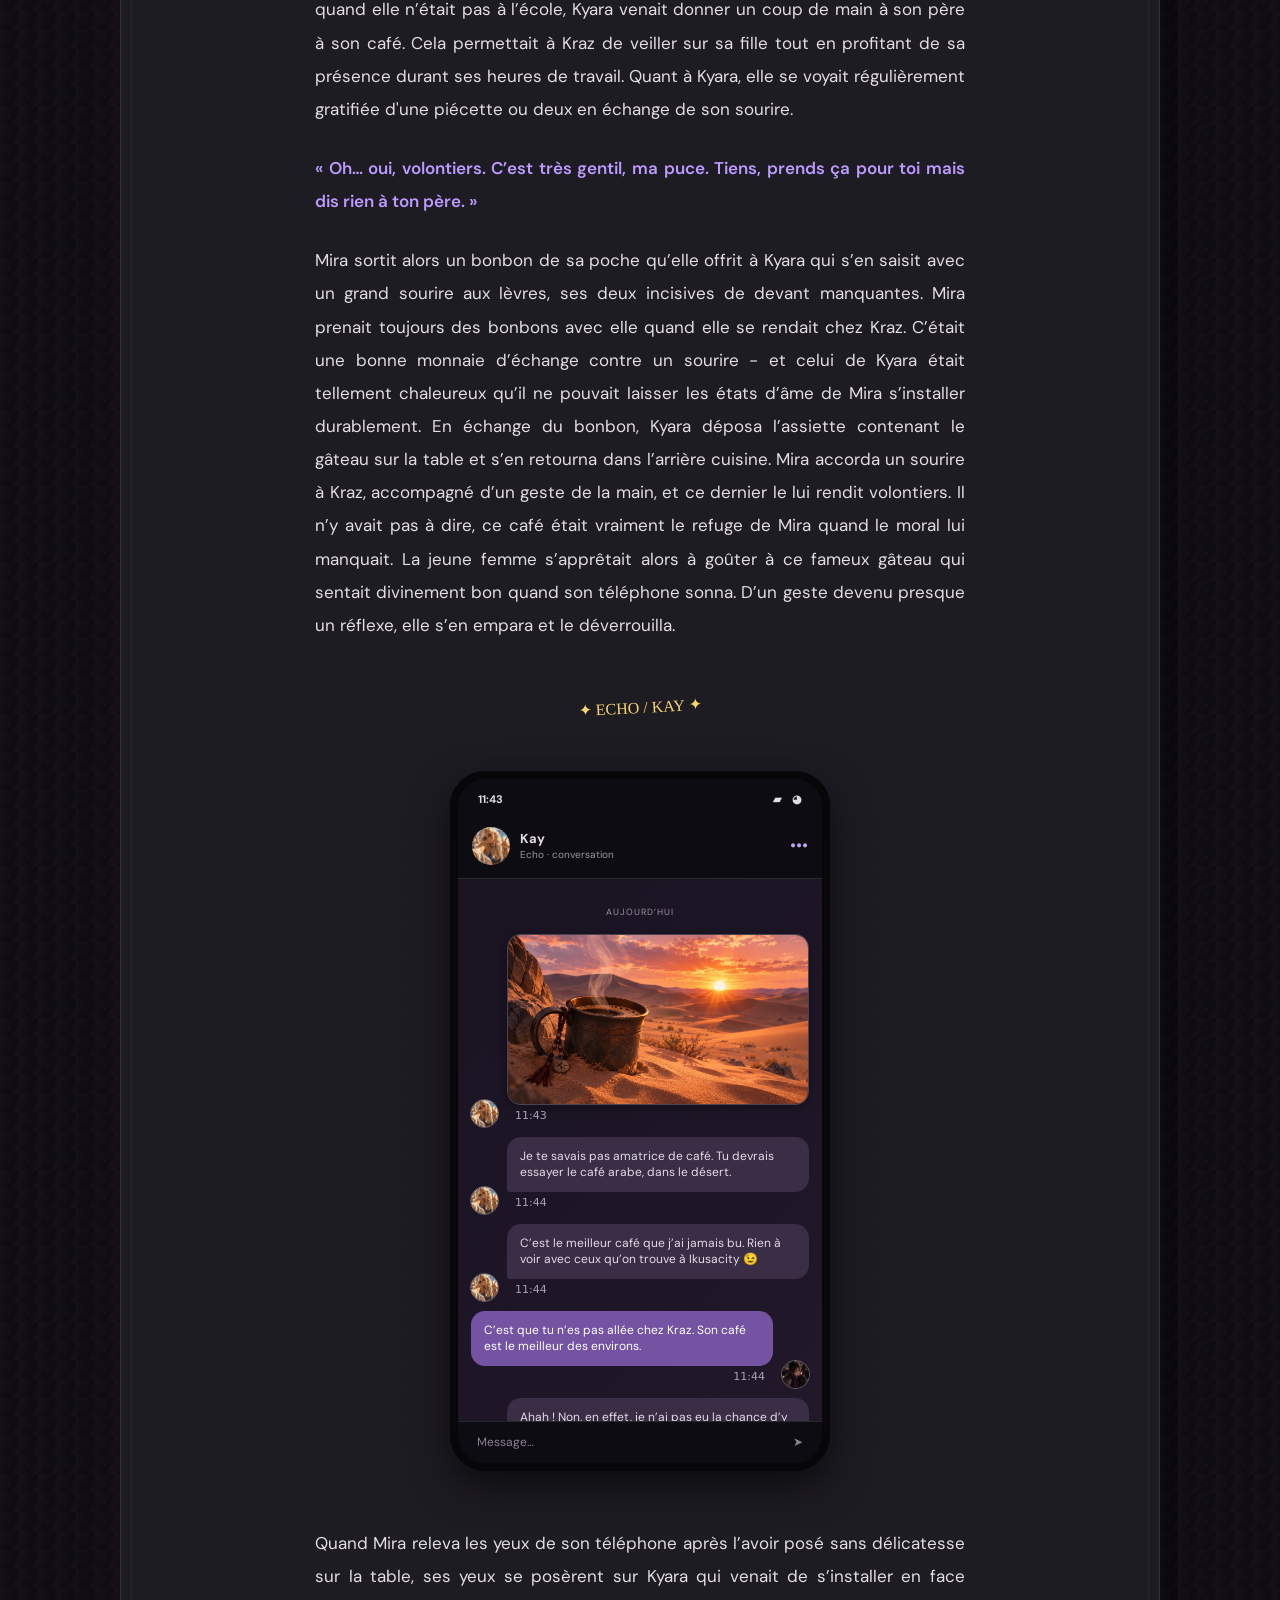
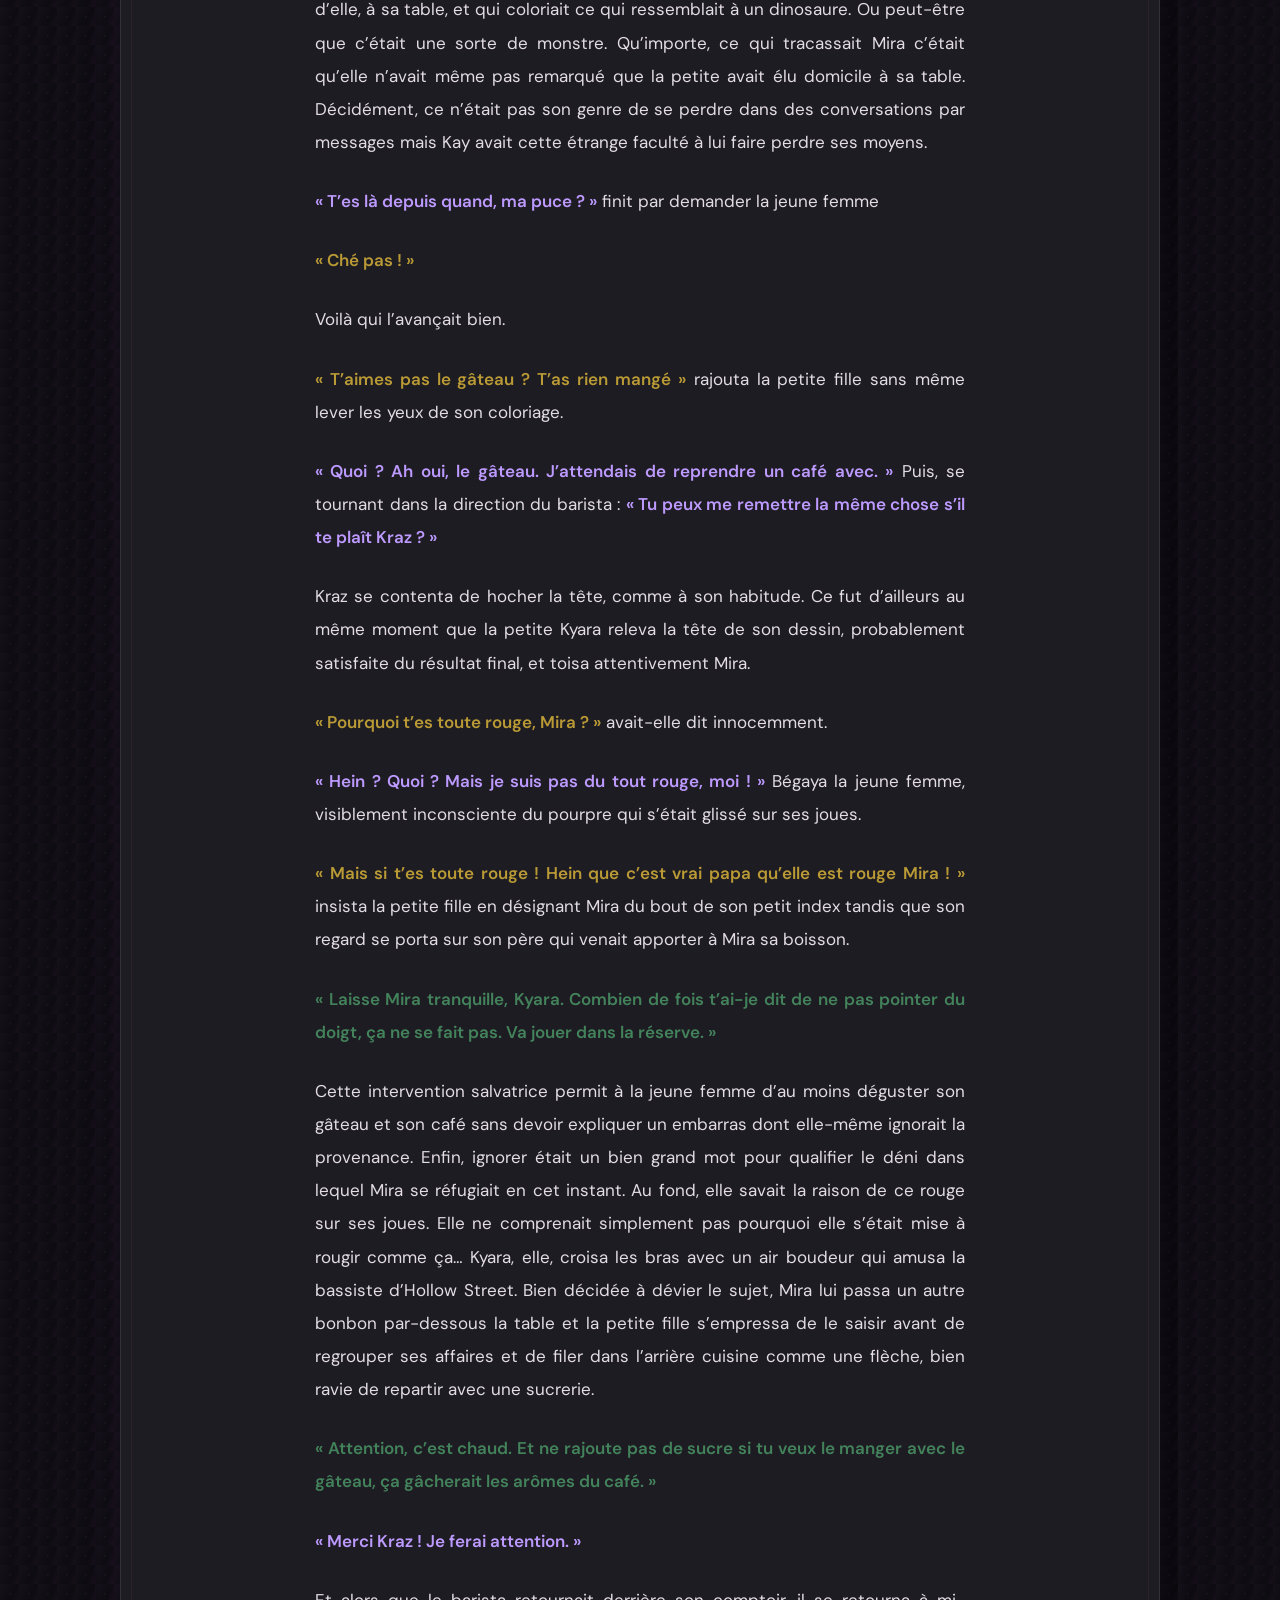
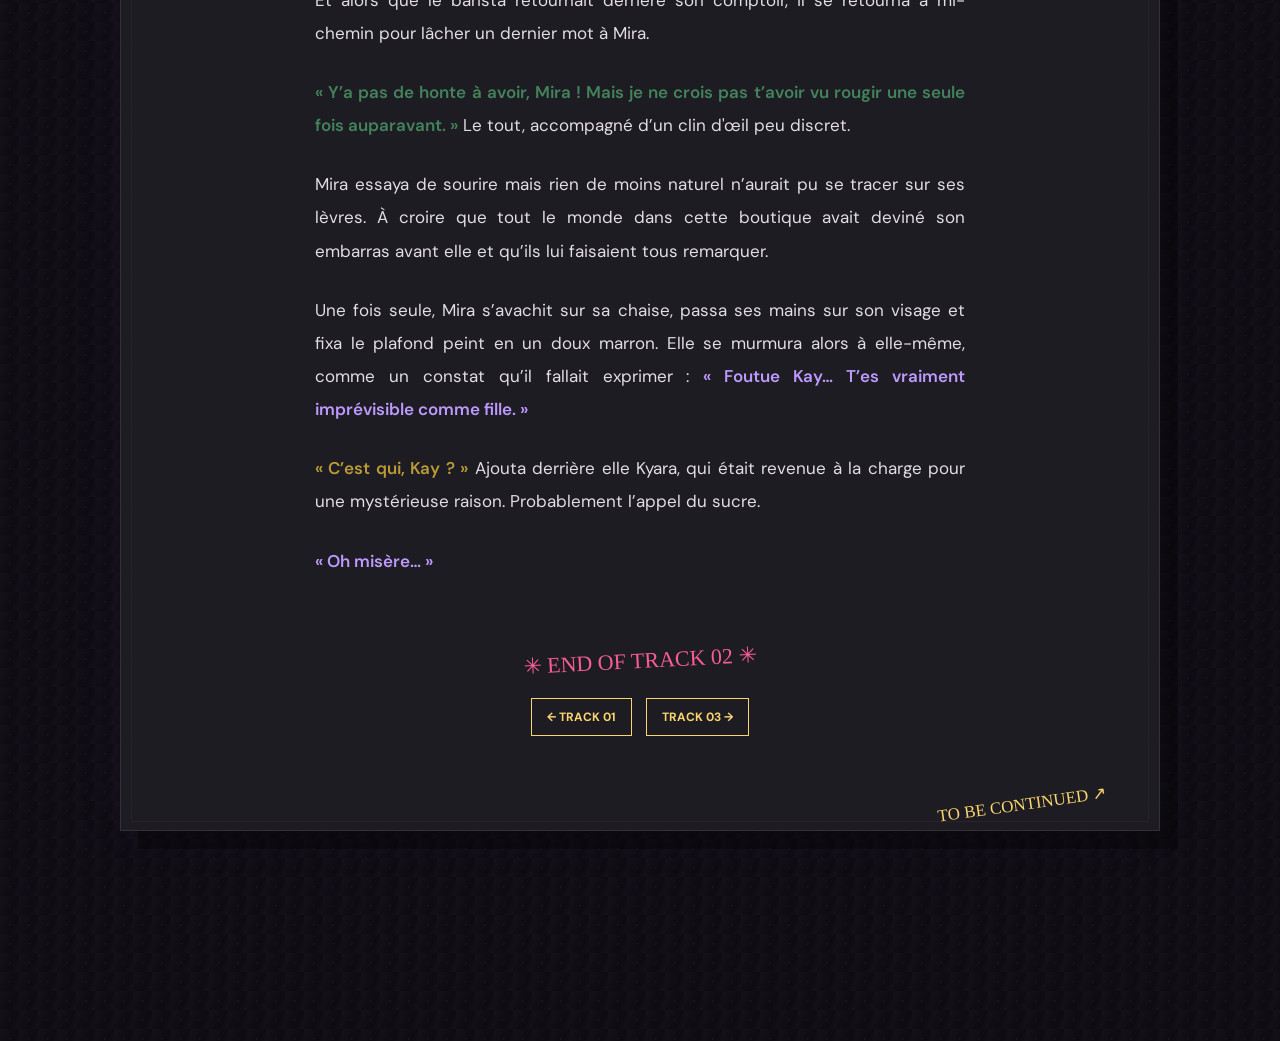
<file: track02.html>
<!DOCTYPE html>

<html lang="fr"><head><meta charset="utf-8"/><meta content="width=device-width, initial-scale=1" name="viewport"/><title>Hollow Street — Miles Apart | Track 02</title><style>@import url('https://fonts.googleapis.com/css2?family=DM+Sans:wght@400;500;600;700;800&family=Permanent+Marker&family=Nosifer&family=Metal+Mania&family=Space+Grotesk:wght@400;500;600;700&display=swap');
:root{--bg:#111015;--paper:#1e1c23;--cream:#f0e9e4;--pink:#f65d91;--violet:#aa85ff;--yellow:#f8d56e}*{box-sizing:border-box}html{scroll-behavior:smooth}body{margin:0;background:var(--bg);color:var(--cream);font-family:'DM Sans',sans-serif;overflow-x:hidden;padding-bottom:110px;background-image:radial-gradient(#ffffff0a 1px,transparent 1px);background-size:19px 19px}a{color:inherit;text-decoration:none}.topbar{position:relative;z-index:5;display:flex;justify-content:space-between;align-items:center;gap:12px;padding:20px max(5vw,20px);border-bottom:1px solid #ffffff25;background:#15131a}.brand{font-family:'Space Grotesk';font-weight:800;letter-spacing:-1.5px}.brand span{color:var(--pink)}.brand small{font-size:10px;letter-spacing:2px;color:#c4b9ca}.topbar nav{display:flex;gap:24px;font-size:11px;font-weight:800;letter-spacing:1px}.topbar nav a:hover{color:var(--pink)}.hero{min-height:570px;position:relative;display:flex;flex-direction:column;justify-content:center;align-items:center;text-align:center;padding:65px 20px 80px;overflow:hidden;background:radial-gradient(ellipse at 50% 65%,#452447 0%,#1d1625 35%,transparent 70%)}.hero:before{content:'';position:absolute;width:520px;height:520px;border:2px dashed #ffffff20;border-radius:50%;transform:rotate(-20deg) scaleX(1.4)}.hero h1{position:relative;font-family:'Space Grotesk';font-weight:800;letter-spacing:-.095em;line-height:.83;font-size:clamp(80px,16vw,210px);margin:26px 0 30px;transform:rotate(-3deg);text-shadow:9px 8px 0 #0007}.hero h1 em{font-style:normal;color:var(--pink)}.eyebrow,.subtitle{z-index:1;font-size:11px;font-weight:800;letter-spacing:4px}.subtitle span{color:var(--yellow);margin:0 8px}.start{z-index:1;margin-top:30px;background:var(--yellow);color:#18131b;padding:15px 24px;font-size:12px;font-weight:800;letter-spacing:1px;transform:rotate(-2deg);box-shadow:6px 6px 0 var(--pink)}.start:hover{transform:rotate(0deg) translateY(-3px)}.start span{margin-left:18px}.stamp{position:absolute;top:36px;left:8%;border:2px solid var(--pink);padding:8px;font-size:11px;letter-spacing:1px;color:var(--pink);transform:rotate(-12deg)}.scribble{position:absolute;right:9%;top:29%;font-family:'Permanent Marker';font-size:clamp(20px,4vw,40px);color:var(--yellow);transform:rotate(13deg)}.spray{position:absolute;z-index:3;pointer-events:none;font-family:'Permanent Marker';line-height:.8}.spray-one{top:640px;left:-35px;font-size:70px;color:#f65d9166;transform:rotate(-18deg)}.spray-two{top:230px;right:4%;font-size:120px;color:#aa85ff88;transform:rotate(23deg)}.scratch{position:absolute;top:1100px;right:5%;color:var(--pink);font-family:'Permanent Marker';font-size:40px;transform:rotate(-22deg)}.reading{position:relative;max-width:1040px;margin:45px auto 100px;padding:30px 100px 70px;background:var(--paper);border:1px solid #ffffff17;box-shadow:18px 18px 0 #0005}.reading:before{content:' ';position:absolute;inset:0;pointer-events:none;background:repeating-linear-gradient(0deg,transparent,transparent 28px,#fff1 29px);opacity:.18}.chapter-head{text-align:center;position:relative;padding:40px 0 35px}.chapter-head>p{font-size:11px;font-weight:800;letter-spacing:2px;color:var(--violet)}.chapter-head strong{font-size:18px;color:var(--yellow)}.chapter-head h2{font-family:'Space Grotesk';font-size:clamp(43px,6vw,76px);letter-spacing:-4px;line-height:1.04;margin:20px 0 28px}.chapter-head h2 i{font-style:normal;color:var(--pink);font-family:'Permanent Marker';font-weight:400}.marker-line{height:7px;width:180px;background:var(--violet);transform:rotate(-2deg);margin:auto;border-radius:100%}.prose{position:relative;max-width:650px;margin:auto;font-size:17px;line-height:1.95;color:#e3dce5}.prose p{margin:0 0 26px}.dropcap:first-letter{float:left;font-size:65px;line-height:1;margin:8px 10px 0 0;color:var(--yellow);font-weight:800}.placeholder{font-size:13px;color:#aa9bab;font-style:italic;border-left:3px solid var(--pink);padding-left:15px}.margin-note{position:absolute;font-family:'Permanent Marker';font-size:24px;line-height:1.25;z-index:2}.margin-note.left{top:250px;left:-50px;color:var(--pink);transform:rotate(-16deg)}.margin-note.right{top:760px;right:-65px;color:var(--violet);transform:rotate(12deg)}.chat-intro{text-align:center;font-family:'Permanent Marker';color:var(--yellow);font-size:16px;transform:rotate(-3deg);margin:50px 0 22px}.chat-intro .doodle{font-size:36px;margin-right:10px}.phone{max-width:345px;margin:0 auto 46px;background:#0d0c12;border:8px solid #070709;border-radius:35px;box-shadow:0 15px 40px #0009;overflow:hidden;font-family:'DM Sans';line-height:1.4}.phone-top{display:flex;justify-content:space-between;padding:13px 20px 6px;font-size:11px;font-weight:700}.phone-title{display:flex;align-items:center;gap:10px;padding:13px 14px;border-bottom:1px solid #ffffff20}.avatar{background:#ef9b56;color:#21131a;border-radius:50%;height:38px;width:38px;display:grid;place-items:center;font-weight:800}.phone-title strong,.phone-title small{display:block}.phone-title strong{font-size:13px}.phone-title small{font-size:10px;color:#9d94a4}.dots{margin-left:auto;color:#bba5e7}.messages{padding:17px 12px 22px;min-height:260px;background:linear-gradient(135deg,#191322,#21182a)}.time{text-align:center;font-size:9px;letter-spacing:1px;color:#9b91a2;margin:10px 0 16px}.bubble{padding:11px 13px;border-radius:14px;font-size:12px;max-width:84%;margin:8px 0}.incoming{background:#3a2d46;border-bottom-left-radius:3px}.chat-disclaimer{font-size:10px!important;color:#a99eb0;margin:25px 4px 0!important;line-height:1.5}.phone-bottom{display:flex;justify-content:space-between;color:#89808f;border-top:1px solid #ffffff1b;padding:12px 19px;font-size:12px}.end-mark{margin-top:70px;text-align:center;font-family:'Permanent Marker';font-size:22px;color:var(--pink);transform:rotate(-3deg)}.player{position:fixed;bottom:0;left:0;right:0;z-index:10;display:flex;align-items:center;gap:17px;background:#0d0c10ee;backdrop-filter:blur(14px);border-top:2px solid var(--pink);padding:13px max(4vw,16px);box-shadow:0 -10px 35px #0007}.album-art{width:65px;height:65px;flex-shrink:0;background:linear-gradient(130deg,#3b1f44,#a32e60 75%,#19121b);padding:8px;display:flex;justify-content:space-between;align-items:end;transform:rotate(-4deg)}.album-art span{font-family:'Space Grotesk';font-size:9px;font-weight:800;line-height:1}.album-art b{font-size:13px;color:var(--yellow)}.track-info{min-width:210px;display:flex;flex-direction:column;gap:3px}.track-info small{color:var(--pink);font-size:9px;letter-spacing:1.3px;font-weight:800}.track-info strong{font-size:14px}.track-info span{color:#aaa0b1;font-size:11px}.player button{cursor:pointer;border:0;background:var(--violet);color:#17111d;width:43px;height:43px;border-radius:50%;font-size:18px;font-weight:800}.player .volume{background:transparent;color:var(--cream);font-size:22px}.seek{flex:1;min-width:90px}.seek input{width:100%;accent-color:var(--pink);cursor:pointer}.timing{display:flex;justify-content:space-between;color:#a69caa;font-size:10px}.player button:focus-visible,.start:focus-visible,a:focus-visible{outline:3px solid var(--yellow);outline-offset:3px}@media(max-width:760px){.brand small{display:none}.topbar nav{gap:10px;font-size:9px}.hero{min-height:450px}.hero h1{font-size:clamp(66px,16vw,120px)}.scribble{right:3%;top:20%}.stamp{left:5%;font-size:8px}.reading{margin:10px 12px 50px;padding:20px 23px 50px}.prose{font-size:16px;line-height:1.8}.margin-note{font-size:14px!important}.margin-note.left{left:-7px;top:200px}.margin-note.right{right:-8px;top:790px}.chapter-head h2{letter-spacing:-2px}.player{gap:10px;padding:10px}.album-art{width:45px;height:45px}.album-art span{font-size:7px}.track-info{min-width:0;flex:1}.track-info strong{font-size:12px}.track-info small{font-size:8px}.seek{display:none}.player .volume{display:none}body{padding-bottom:82px}}

/* V2 — identité rock et graffitis dégoulinants */
.hero h1{font-family:'Metal Mania','Impact',fantasy;font-weight:400;letter-spacing:.005em;line-height:.9;transform:rotate(-3deg) skew(-3deg);text-shadow:5px 6px 0 #08060c,10px 12px 0 #f65d9140;overflow:visible}
.hero h1 em{font-style:normal;color:var(--pink);-webkit-text-stroke:1px #170c1b}
.brand{font-family:'Metal Mania','Impact',fantasy;font-weight:400;letter-spacing:.035em;font-size:23px}
.spray,.scribble,.scratch{font-family:'Nosifer','Permanent Marker',cursive;font-weight:400}
.spray{line-height:1.2;filter:drop-shadow(2px 5px 0 #0006)}
.spray-one{font-size:clamp(30px,5vw,62px);left:-10px;top:680px}
.spray-two{font-size:clamp(55px,9vw,110px)}
.scribble{font-size:clamp(14px,2.5vw,27px);right:5%;top:26%;line-height:1.5}
.scratch{font-size:clamp(22px,3vw,36px)}
.margin-note{font-family:'Permanent Marker',cursive}
@media(max-width:760px){.hero h1{font-size:clamp(60px,15vw,115px)}.brand{font-size:18px}.scribble{font-size:13px;top:18%}.spray-one{top:600px;font-size:33px}}

/* V3 — couche de vandalisme ajoutée par-dessus le site, sans texture de cahier */
body{isolation:isolate;background-image:radial-gradient(#ffffff09 1px,transparent 1px),linear-gradient(115deg,#151119 0%,#0d0c11 65%,#18101b 100%)}
.vandal-layer{position:absolute;z-index:4;top:0;left:0;width:100%;height:2400px;pointer-events:none;overflow:hidden}
.vandal-art{position:absolute;inset:0;width:100%;height:100%;opacity:.83}
.v-tag{position:absolute;display:block;font-family:'Nosifer','Permanent Marker',cursive;line-height:1.55;text-shadow:3px 5px 0 #09070a;white-space:nowrap}
.v-tag-one{top:355px;left:1.5%;color:#f65d91;font-size:clamp(15px,2.8vw,36px);transform:rotate(-18deg)}
.v-tag-two{top:475px;right:1.5%;color:#f8d56e;font-size:clamp(15px,2.7vw,34px);transform:rotate(13deg);text-align:center}
.v-tag-three{top:1000px;left:2%;color:#aa85ff;font-size:clamp(22px,4vw,53px);transform:rotate(-14deg)}
.v-tag-four{top:1500px;right:1.5%;color:#f65d91;font-size:clamp(13px,2vw,26px);transform:rotate(18deg)}
.v-tag-five{top:2050px;left:2%;color:#f8d56e;font-size:clamp(18px,3vw,39px);transform:rotate(-16deg)}
.v-sticker{position:absolute;font:800 12px/1.3 'Space Grotesk',sans-serif;letter-spacing:2px;padding:12px 15px;border:3px solid currentColor;box-shadow:5px 5px 0 #0007}
.v-sticker-one{top:820px;right:3%;color:#aa85ff;transform:rotate(12deg)}
.v-sticker-two{top:1780px;left:2%;color:#f8d56e;transform:rotate(-11deg)}
.hero{background:radial-gradient(ellipse at 50% 65%,#4b254b 0%,#1d1625 40%,transparent 73%)}
.hero-stroke{position:absolute;left:17%;right:17%;top:57%;height:19px;background:#f65d91a8;transform:rotate(-6deg);border-radius:50%;filter:blur(1px);mix-blend-mode:screen}
.hero-splatter{position:absolute;top:12%;right:18%;width:120px;height:110px;opacity:.55;background:radial-gradient(circle at 50% 50%,#aa85ff 0 11%,transparent 12%),radial-gradient(circle at 20% 15%,#aa85ff 0 5%,transparent 6%),radial-gradient(circle at 75% 10%,#aa85ff 0 6%,transparent 7%),radial-gradient(circle at 95% 62%,#aa85ff 0 5%,transparent 6%),radial-gradient(circle at 24% 90%,#aa85ff 0 7%,transparent 8%);transform:rotate(-20deg)}
.reading{border-top:3px solid #aa85ff;box-shadow:18px 18px 0 #0005,0 0 60px #b056ff0b}
.reading:after{content:' ';position:absolute;left:10px;right:10px;top:8px;bottom:8px;border:1px solid #f65d9112;pointer-events:none}
.reading-doodle{position:absolute;z-index:2;font-family:'Permanent Marker',cursive;display:flex;flex-direction:column;align-items:center;gap:2px;line-height:1.2}
.reading-doodle small{font-size:12px;letter-spacing:1px;text-align:center}
.reading-doodle-left{left:18px;top:100px;color:#f8d56e;font-size:45px;transform:rotate(-14deg)}
.reading-doodle-right{right:15px;top:390px;color:#f65d91;font-size:50px;transform:rotate(14deg)}
.end-scrawl{position:absolute;bottom:15px;right:5%;font:17px 'Permanent Marker',cursive;color:#f8d56e;transform:rotate(-8deg)}
.topbar{z-index:6}.player{z-index:20}
@media(max-width:760px){.vandal-layer{height:2300px}.v-tag-one{top:330px;left:-5px;font-size:13px}.v-tag-two{top:520px;right:0;font-size:12px}.v-tag-three{top:920px;left:0;font-size:21px}.v-tag-four{top:1390px;right:0;font-size:11px}.v-tag-five{top:1900px;left:0;font-size:18px}.v-sticker{font-size:8px;padding:7px;letter-spacing:1px}.v-sticker-one{top:740px;right:0}.v-sticker-two{top:1720px;left:0}.reading-doodle{display:none}.hero-stroke{left:8%;right:8%;height:9px}.end-scrawl{font-size:12px;bottom:10px}}
@media(prefers-reduced-motion:reduce){html{scroll-behavior:auto}}


/* V5 — readability and finite Echo viewport */
.prose > p {text-align:justify;text-justify:inter-word;hyphens:auto;}
.prose .dropcap:first-letter{float:none;font-size:inherit;line-height:inherit;margin:0;color:inherit;font-weight:inherit}
.prose .phone{width:min(100%,380px);max-width:380px;height:690px;max-height:calc(100dvh - 30px);min-height:420px;display:flex;flex-direction:column;overflow:hidden;margin:3rem auto 3.5rem}
.prose .phone-top,.prose .phone-title,.prose .phone-bottom{flex-shrink:0}
.prose .messages{flex:1;min-height:0;overflow-y:auto;overscroll-behavior:contain;scrollbar-width:thin;scrollbar-color:#8c6ca7 #21182a}
.prose .msg-wrap{width:100%;margin:11px 0}
.prose .message-row{display:flex;gap:8px;align-items:flex-end;max-width:100%;width:100%}
.prose .msg-wrap.sent .message-row{flex-direction:row-reverse}
.prose .message-avatar{width:29px;height:29px;flex:0 0 29px;object-fit:cover;border-radius:50%;border:1px solid #ffffff50}
.prose .message-content{display:flex;flex-direction:column;align-items:flex-start;min-width:0;max-width:calc(100% - 38px)}
.prose .msg-wrap.sent .message-content{align-items:flex-end}
.prose .msg-wrap .bubble{max-width:100%;margin:0;white-space:pre-wrap;overflow-wrap:anywhere}
.prose .msg-time{margin:3px 5px}
.phone-title .avatar{overflow:hidden}.phone-title .avatar img{height:100%;width:100%;object-fit:cover}
.voice{font-weight:600}.voice-mira{color:#bd9aff}.voice-kay{color:#f7b16b}.voice-luca{color:#7fb7ff}.voice-len{color:#f78bb6}.voice-rowan{color:#91c99a}
@media(max-width:520px){.prose .phone{width:100%;height:min(670px,82dvh);max-height:82dvh;min-height:400px}.prose .messages{padding-left:9px;padding-right:9px}}

/* V6 — keep short Echo messages on one line whenever space allows */
.prose .message-content{width:max-content;max-width:calc(100% - 38px);min-width:0;flex:0 1 auto}
.prose .msg-wrap .bubble{box-sizing:border-box;width:max-content;max-width:100%;min-width:0;white-space:normal;overflow-wrap:break-word;word-break:normal;hyphens:none}
.prose .message-row{min-width:0}

/* V7 — attached Echo photos */
.prose .photo-message .message-content{max-width:calc(100% - 38px);width:min(240px,calc(100% - 38px));}
.prose .echo-photo{display:block;width:100%;border-radius:14px;overflow:hidden;border:1px solid #ffffff25;background:#2a2234;line-height:0;box-shadow:0 3px 12px #0005}
.prose .echo-photo img{display:block;width:100%;height:auto;max-height:310px;object-fit:cover}
.prose .echo-photo:focus-visible{outline:3px solid #f8d56e;outline-offset:3px}
.prose .photo-message.sent .message-content{align-items:flex-end}
</style><style>
/* Track 01 — true manuscript and Echo exchanges */
.prose .phone{margin:3rem auto 3.5rem;max-width:410px;box-sizing:border-box}
.prose .msg-wrap{display:flex;flex-direction:column;align-items:flex-start;margin:9px 0}
.prose .msg-wrap.sent{align-items:flex-end}
.prose .msg-wrap .bubble{max-width:86%;overflow-wrap:anywhere;white-space:pre-wrap}
.prose .msg-time{font:11px/1.5 system-ui,sans-serif;color:#aaa0b5;margin:3px 8px}
.prose .bubble.outgoing{background:#7353a2;color:white;align-self:flex-end}
.prose .photo-slot{margin:12px 0;padding:24px 15px;border:2px dashed #826b94;border-radius:15px;background:#2c2434;color:#e8d8f3;text-align:center;display:flex;flex-direction:column;gap:8px;align-items:center}
.prose .photo-slot span{font-size:32px}
.prose .photo-slot small{font:12px/1.5 system-ui,sans-serif}
.prose p{white-space:normal}
@media(max-width:520px){.prose .phone{max-width:100%;}.prose .messages{padding-left:10px;padding-right:10px}}
/* V6 — overrides the early bubble width rule */
.prose .msg-wrap .bubble{width:max-content;max-width:100%;white-space:normal;overflow-wrap:break-word;word-break:normal;hyphens:none}
.prose .message-content{width:max-content;max-width:calc(100% - 38px)}
</style><style>
.prose .prism-phone{width:min(100%,390px);height:735px;max-height:82dvh;min-height:500px;display:flex;flex-direction:column;overflow:hidden;margin:2.5rem auto 3.5rem;border:8px solid #09080d;border-radius:37px;background:#111018;box-shadow:0 18px 40px #0009;font:13px/1.5 system-ui,sans-serif;color:#f2eaf5}
.prism-status,.prism-head,.prism-tabs{flex:none}.prism-status{padding:10px 18px 4px;display:flex;justify-content:space-between;font-size:11px}.prism-head{padding:10px 17px;border-bottom:1px solid #3d3445;color:#c8a4fa;font-size:23px;font-weight:800;display:flex;justify-content:space-between}.prism-head span{font-size:20px;color:#eee}.prism-scroll{overflow-y:auto;min-height:0;flex:1}.prism-stories{display:flex;gap:12px;padding:15px 12px;overflow-x:auto;border-bottom:1px solid #342d3a}.prism-story{min-width:54px;max-width:54px;text-align:center}.prism-story img{width:50px;height:50px;object-fit:cover;border-radius:50%;border:2px solid #b988f0;padding:2px}.prism-story small{display:block;white-space:nowrap;font-size:9px;overflow:hidden;text-overflow:ellipsis}.prism-user{display:flex;align-items:center;gap:10px;padding:11px 12px}.prism-user img{width:36px;height:36px;object-fit:cover;border-radius:50%}.prism-user div{flex:1}.prism-user strong,.prism-user small{display:block}.prism-user strong{font-size:12px}.prism-user small{color:#aaa0b4;font-size:10px}.prism-user>span{font-size:17px}.prism-picture{width:100%;aspect-ratio:1;object-fit:cover;display:block}.prism-post{border-bottom:1px solid #3d3545}.prism-actions{padding:8px 13px;font-size:24px;line-height:1.3}.prism-actions span{float:right}.prism-details{padding:0 13px 15px}.prism-details>b{font-size:12px}.prism-details p{font-size:12px;line-height:1.5;margin:5px 0 8px}.prism-more{color:#a99ab7;font-size:11px;margin:8px 0}.prism-comment{font-size:11px;margin-top:7px}.prism-comment small{display:block;color:#a99ab7;font-size:9px;margin-top:2px}.prism-tabs{border-top:1px solid #3d3545;display:flex;justify-content:center;letter-spacing:13px;font-size:21px;padding:9px 0}.prose .phone{height:700px;max-height:82dvh;min-height:450px}.prose .messages{overflow-y:auto;flex:1;min-height:0}.prose .msg-wrap{display:flex;flex-direction:column;align-items:flex-start;margin:9px 0}.prose .msg-wrap.sent{align-items:flex-end}.prose .msg-wrap .bubble{width:max-content;max-width:100%;white-space:normal;overflow-wrap:break-word}.prose .message-content{width:max-content;max-width:calc(100% - 38px)}.prose .bubble.outgoing{background:#7353a2;color:white}.prose .msg-time{font:11px/1.5 system-ui,sans-serif;color:#aaa0b5;margin:3px 8px}.prose .photo-slot{margin:8px 0;padding:18px 12px;border:2px dashed #826b94;border-radius:15px;background:#2c2434;color:#e8d8f3;text-align:center;font-size:12px}.prose .photo-slot span{display:block;font-size:26px}.prose .photo-slot small{display:block;font-size:10px}.player #play:disabled{opacity:.4;cursor:not-allowed}
</style><style>
/* Dialogues colorés comme dans le Track 01 */
.prose .voice{font-weight:600}.prose .voice-mira{color:#bd9aff}.prose .voice-kyara{color:#f78bb6}.prose .voice-kraz{color:#7fb7ff}
</style><style>
/* Track 02 V2 : couleurs des dialogues de la narration seulement */
.prose > p .voice-kyara{color:#b99a35}
.prose > p .voice-kraz{color:#43835b}
.prose > p .voice-mira{color:#bd9aff}
/* Echo: aucune coloration supplémentaire des textes */
</style></head>
<body><div aria-hidden="true" class="spray spray-one">NO<br/>GHOSTS</div><div aria-hidden="true" class="spray spray-two">✳</div><div aria-hidden="true" class="scratch">✕ ✕ ✕</div>
<div aria-hidden="true" class="vandal-layer">
<svg class="vandal-art" preserveaspectratio="none" viewbox="0 0 1440 2400" xmlns="http://www.w3.org/2000/svg">
<defs><filter id="rough"><feturbulence basefrequency="0.025" numoctaves="2" result="n" seed="8" type="fractalNoise"></feturbulence><fedisplacementmap in="SourceGraphic" in2="n" scale="5"></fedisplacementmap></filter></defs>
<g fill="none" stroke-linecap="round" stroke-linejoin="round">
<path d="M54 225 L96 184 80 230 116 204" filter="url(#rough)" stroke="#f65d91" stroke-width="13"></path>
<path d="M1260 150 l-26 65 45-19 -27 72" stroke="#f8d56e" stroke-width="13"></path>
<path d="M1130 575 q90 -60 170 5 q-65 75 -150 35" stroke="#aa85ff" stroke-width="10"></path>
<path d="M1139 612 q58 -39 109 -2 M1190 574 l-10 83" stroke="#aa85ff" stroke-width="6"></path>
<path d="M110 880 q45 -36 84 0 q-42 55 -84 0 M126 878 l25 0" stroke="#f8d56e" stroke-width="7"></path>
<path d="M1200 1190 q35 -40 72 0 q36 -43 72 0 q-28 54 -72 92z" stroke="#f65d91" stroke-width="9"></path>
<path d="M1204 1182 l151 108" stroke="#f65d91" stroke-width="8"></path>
<path d="M82 1590 q30 -55 60 0 q35 -55 66 0" stroke="#aa85ff" stroke-width="9"></path>
<path d="M1210 1950 l20 -50 20 48 52 5 -41 30 15 50 -47 -27 -44 30 13 -53 -40 -32z" stroke="#f8d56e" stroke-width="8"></path>
<path d="M45 2150 q90 -45 178 10" stroke="#f65d91" stroke-width="11"></path>
</g>
<g fill="#f65d91" opacity=".85"><circle cx="75" cy="270" r="7"></circle><circle cx="97" cy="282" r="4"></circle><circle cx="1300" cy="640" r="8"></circle><circle cx="1320" cy="665" r="5"></circle><circle cx="126" cy="1640" r="6"></circle></g>
</svg>
<span class="v-tag v-tag-one">NO RULES<span class="paint-drip"></span></span>
<span class="v-tag v-tag-two">MAKE<br/>NOISE!</span>
<span class="v-tag v-tag-three">✕✕✕</span>
<span class="v-tag v-tag-four">STAY LOUD</span>
<span class="v-tag v-tag-five">♡ ?!</span>
<span class="v-sticker v-sticker-one">SIDE A / 02</span>
<span class="v-sticker v-sticker-two">PLAY IT<br/>AGAIN</span>
</div>
<header class="topbar"><a class="brand" href="#top">HOLLOW<span>STREET</span><small> / MILES APART</small></a><nav><a href="index.html">TRACK 01</a><a href="#track">TRACK 02</a><a href="track03.html">TRACK 03</a><a href="#music">NOW PLAYING</a></nav></header>
<main id="top"><section class="hero"><div class="stamp">UNOFFICIAL // DO NOT ERASE</div><div aria-hidden="true" class="hero-stroke"></div><div aria-hidden="true" class="hero-splatter"></div><p class="eyebrow">A STORY IN TRACKS · VOL. 01</p><h1>HOLLOW<br/><em>STREET</em></h1><div aria-hidden="true" class="scribble">↗ TURN IT UP!</div><p class="subtitle">MILES APART <span>✦</span> UNE HISTOIRE À ÉCOUTER</p><a class="start" href="#track">LIRE LE TRACK 02 ↘</a></section>
<section class="reading" id="track"><div aria-hidden="true" class="margin-note left">♫<br/>LOUDER<br/>↗</div><div aria-hidden="true" class="margin-note right">★<br/>DON'T<br/>LOOK BACK</div><div aria-hidden="true" class="reading-doodle reading-doodle-left">✦<small>LOUD<br/>HEARTS</small></div><div aria-hidden="true" class="reading-doodle reading-doodle-right">↯<small>NO<br/>GHOSTS</small></div><div class="chapter-head"><p>TRACK <strong>02</strong> <span>—</span> HOLLOW STREET: MILES APART</p><h2>T’as une jolie voix</h2><div class="marker-line"></div></div><article class="prose"><p>C’est une de ces journées d’automne où la pluie avait décidé de montrer au monde entier qui serait la star aujourd’hui. Depuis qu’elle s’était réveillée, Mira n’avait pas vu pointer un rayon de soleil entre les nuages gris. D’ordinaire, le plic-ploc de la pluie sur les carreaux l’apaisait. Il y avait quelque chose d’hypnotisant à l’écouter. Mais ce matin, Mira essayait surtout d’éviter la déprime. Il pleuvait sans interruption depuis trois jours  et la jeune femme n’en pouvait plus. Ceci associé à son syndrome de la page blanche qui n'en finissait pas de mettre sa patience à l'épreuve la rendait particulièrement irritée.</p>
<p>Dans ce genre de cas, elle se rendait toujours au même endroit : « Chez Kraz ». C’était un petit café à peine plus grand que son appartement mais où l’on servait le meilleur café de la ville. Il faut dire que le gérant était un passionné et qu’il faisait venir son café des meilleures plantations du monde pour travailler le produit avec respect et délicatesse. On pouvait le sentir à la première gorgée. Mira avait espéré que changer d’environnement lui permettrait de se changer les idées et de retrouver un brin d’inspiration. Au lieu de ça, elle s’était retrouvée à traîner sur Prism comme tous ces gens qu’elle considérait comme des zombies à toujours scroller sur leur téléphone.</p><div class="chat-intro">✦ PRISM / LE FIL ✦</div><section aria-label="Fil Prism" class="prism-phone"><div class="prism-status">11:23 <span>●●●　▰</span></div><div class="prism-head">prism.<span>⌕　♡</span></div><div class="prism-scroll"><div class="prism-stories"><div class="prism-story"><img alt="Mira" src="assets/track02-visuel-01.jpg"/><small>Mira</small></div><div class="prism-story"><img alt="Kay" src="assets/track02-visuel-02.jpg"/><small>Kay</small></div><div class="prism-story"><img alt="Luca" src="assets/track02-visuel-03.jpg"/><small>Luca</small></div><div class="prism-story"><img alt="Len" src="assets/track02-visuel-04.jpg"/><small>Len</small></div><div class="prism-story"><img alt="Rowan" src="assets/track02-visuel-05.jpg"/><small>Rowan</small></div><div class="prism-story"><img alt="Hollow Street" src="assets/track02-visuel-06.jpg"/><small>Hollow Street</small></div></div><section class="prism-post"><div class="prism-user"><img alt="Photo de profil de @miraaa.jbl" src="assets/track02-visuel-01.jpg"/><div><strong>@miraaa.jbl</strong><small>Aujourd’hui · 11:23</small></div><span>•••</span></div><img alt="Publication de @miraaa.jbl" class="prism-picture" loading="lazy" src="assets/track02-visuel-07.jpg"/><div aria-hidden="true" class="prism-actions">♡　♧　➤ <span>▢</span></div><div class="prism-details"><b>3 likes</b><p><strong>@miraaa.jbl</strong> Même le meilleur café du monde ne peut réveiller mon imagination… 😞</p></div></section><section class="prism-post"><div class="prism-user"><img alt="Photo de profil de @go_rowan" src="assets/track02-visuel-05.jpg"/><div><strong>@go_rowan</strong><small>Hier · 18:35</small></div><span>•••</span></div><img alt="Publication de @go_rowan" class="prism-picture" loading="lazy" src="assets/track02-visuel-08.jpg"/><div aria-hidden="true" class="prism-actions">♡　♧　➤ <span>▢</span></div><div class="prism-details"><b>46 likes</b><p><strong>@go_rowan</strong> Grosse séance jambes aujourd’hui ! 💪🏼</p><div class="prism-comment"><b>@lucamoretti</b> Frimeur ! 😜<small>Hier · 20:03</small></div></div></section><section class="prism-post"><div class="prism-user"><img alt="Photo de profil de @kay.ontheroad" src="assets/track02-visuel-02.jpg"/><div><strong>@kay.ontheroad</strong><small>Hier · 12:12</small></div><span>•••</span></div><img alt="Publication de @kay.ontheroad" class="prism-picture" loading="lazy" src="assets/track02-visuel-09.jpg"/><div aria-hidden="true" class="prism-actions">♡　♧　➤ <span>▢</span></div><div class="prism-details"><b>303 likes</b><p><strong>@kay.ontheroad</strong> Le monde est trop vaste pour passer sa vie à regarder le même horizon.</p><div class="prism-more">Voir les 10 autres commentaires</div><div class="prism-comment"><b>@corinn.jpg</b> Wooow ! Sacrée vue !<small>Aujourd’hui · 09:32</small></div><div class="prism-comment"><b>@skuldie</b> Toujours aussi belles tes photos, Kay ! 😍<small>Aujourd’hui · 07:56</small></div></div></section><section class="prism-post"><div class="prism-user"><img alt="Photo de profil de @hollowstreet.off" src="assets/track02-visuel-06.jpg"/><div><strong>@hollowstreet.off</strong><small>Hier · 09:02</small></div><span>•••</span></div><img alt="Publication de @hollowstreet.off" class="prism-picture" loading="lazy" src="assets/track02-visuel-10.jpg"/><div aria-hidden="true" class="prism-actions">♡　♧　➤ <span>▢</span></div><div class="prism-details"><b>865 likes</b><p><strong>@hollowstreet.off</strong> Répétition… 🎸</p><div class="prism-more">Voir les 13 autres commentaires</div><div class="prism-comment"><b>@julie.m_98</b> On peut parler du bordel dans ce studio ? 😭<small>Aujourd’hui · 10:42</small></div><div class="prism-comment"><b>@maxou_17</b> Ça sent le nouveau morceau 👀🎸<small>Aujourd’hui · 08:31</small></div></div></section></div><div aria-hidden="true" class="prism-tabs">⌂　⌕　⊞　♡　◯</div></section><p>Mira prit une nouvelle gorgée avant de poser son téléphone. Devant elle, sur sa table, se tenait son carnet ouvert sur une page vierge alors que son stylo n’attendait que Mira pour se mettre au travail. Il n’y avait rien à faire, l’inspiration jouait les discrètes et rien ni personne ne pouvait la déloger de sa cachette. Mira souffla, et s’avachit dans sa chaise. Son regard se posa alors vers l’extérieur et la rue. Il pleuvait encore. Ça en devenait déprimant. Les voitures se succédaient et leurs phares éclairaient les gouttes tombant sur l’asphalte. Et plus Mira fixait ce spectacle et moins elle se sentait en mesure de changer son état d’esprit, comme si chacune de ces gouttes faisait partie d’un rouage plus grand cherchant à lui ôter toute créativité. Mais, pour une hypnotisante raison qui échappait à son esprit, elle semblait incapable d’arrêter de regarder par la fenêtre du café.</p>
<p><span class="voice voice-kyara">« Mira ? Papa demande si tu veux du gâteau. C’est cadeau qu’il a dit. Il est au chocolat. »</span></p>
<p>C’était Kyara, la petite fille de Kraz, qui venait de sauver Mira de son rêve éveillé. La pauvre petite avait perdu sa mère très jeune et Kraz l’élevait seul. Alors, quand elle n’était pas à l’école, Kyara venait donner un coup de main à son père à son café. Cela permettait à Kraz de veiller sur sa fille tout en profitant de sa présence durant ses heures de travail. Quant à Kyara, elle se voyait régulièrement gratifiée d'une piécette ou deux en échange de son sourire.</p>
<p><span class="voice voice-mira">« Oh… oui, volontiers. C’est très gentil, ma puce. Tiens, prends ça pour toi mais dis rien à ton père. »</span></p>
<p>Mira sortit alors un bonbon de sa poche qu’elle offrit à Kyara qui s’en saisit avec un grand sourire aux lèvres, ses deux incisives de devant manquantes. Mira prenait toujours des bonbons avec elle quand elle se rendait chez Kraz. C’était une bonne monnaie d’échange contre un sourire - et celui de Kyara était tellement chaleureux qu’il ne pouvait laisser les états d’âme de Mira s’installer durablement. En échange du bonbon, Kyara déposa l’assiette contenant le gâteau sur la table et s’en retourna dans l’arrière cuisine. Mira accorda un sourire à Kraz, accompagné d’un geste de la main, et ce dernier le lui rendit volontiers. Il n’y avait pas à dire, ce café était vraiment le refuge de Mira quand le moral lui manquait. La jeune femme s’apprêtait alors à goûter à ce fameux gâteau qui sentait divinement bon quand son téléphone sonna. D’un geste devenu presque un réflexe, elle s’en empara et le déverrouilla.</p><div class="chat-intro">✦ ECHO / KAY ✦</div><section aria-label="Conversation Echo" class="phone"><div class="phone-top">11:43 <span>▰　◕</span></div><div class="phone-title"><div class="avatar"><img alt="Kay" src="assets/track02-visuel-02.jpg"/></div><div><strong>Kay</strong><small>Echo · conversation</small></div><span class="dots">•••</span></div><div class="messages"><div class="time">AUJOURD’HUI</div><div class="msg-wrap received"><div class="message-row"><img alt="Avatar Kay" class="message-avatar" loading="lazy" src="assets/track02-visuel-02.jpg"/><div class="message-content"><div class="echo-photo"><img alt="Café fumant dans une tasse en fonte à moitié enfouie dans le sable, au lever du soleil" loading="lazy" src="assets/kay-cafe-desert.jpg"/></div><small class="msg-time">11:43</small></div></div></div><div class="msg-wrap received"><div class="message-row"><img alt="Avatar Kay" class="message-avatar" loading="lazy" src="assets/track02-visuel-02.jpg"/><div class="message-content"><div class="bubble incoming">Je te savais pas amatrice de café. Tu devrais essayer le café arabe, dans le désert.</div><small class="msg-time">11:44</small></div></div></div><div class="msg-wrap received"><div class="message-row"><img alt="Avatar Kay" class="message-avatar" loading="lazy" src="assets/track02-visuel-02.jpg"/><div class="message-content"><div class="bubble incoming">C’est le meilleur café que j’ai jamais bu. Rien à voir avec ceux qu’on trouve à Ikusacity 😉</div><small class="msg-time">11:44</small></div></div></div><div class="msg-wrap sent"><div class="message-row"><img alt="Avatar Mira" class="message-avatar" loading="lazy" src="assets/track02-visuel-01.jpg"/><div class="message-content"><div class="bubble outgoing">C’est que tu n’es pas allée chez Kraz. Son café est le meilleur des environs.</div><small class="msg-time">11:44</small></div></div></div><div class="msg-wrap received"><div class="message-row"><img alt="Avatar Kay" class="message-avatar" loading="lazy" src="assets/track02-visuel-02.jpg"/><div class="message-content"><div class="bubble incoming">Ahah ! Non, en effet, je n’ai pas eu la chance d’y goûter.</div><small class="msg-time">11:45</small></div></div></div><div class="msg-wrap received"><div class="message-row"><img alt="Avatar Kay" class="message-avatar" loading="lazy" src="assets/track02-visuel-02.jpg"/><div class="message-content"><div class="bubble incoming">Tu n’auras qu’à m’y emmener quand je repasserai en ville. 😏</div><small class="msg-time">11:46</small></div></div></div><div class="msg-wrap sent"><div class="message-row"><img alt="Avatar Mira" class="message-avatar" loading="lazy" src="assets/track02-visuel-01.jpg"/><div class="message-content"><div class="bubble outgoing">Tu reviens bientôt ?</div><small class="msg-time">11:47</small></div></div></div><div class="msg-wrap received"><div class="message-row"><img alt="Avatar Kay" class="message-avatar" loading="lazy" src="assets/track02-visuel-02.jpg"/><div class="message-content"><div class="bubble incoming">Non, c’est pas prévu de sitôt ahah ! 😅</div><small class="msg-time">11:47</small></div></div></div><div class="msg-wrap received"><div class="message-row"><img alt="Avatar Kay" class="message-avatar" loading="lazy" src="assets/track02-visuel-02.jpg"/><div class="message-content"><div class="bubble incoming">Mais tu peux toujours me rejoindre en Asie, si la perspective de retrouvailles avec ton ancienne camarade autour d’un café te plaît. 🤭</div><small class="msg-time">11:48</small></div></div></div><div class="msg-wrap sent"><div class="message-row"><img alt="Avatar Mira" class="message-avatar" loading="lazy" src="assets/track02-visuel-01.jpg"/><div class="message-content"><div class="bubble outgoing">Te rejoindre ? Non. Je peux pas.</div><small class="msg-time">11:49</small></div></div></div><div class="msg-wrap sent"><div class="message-row"><img alt="Avatar Mira" class="message-avatar" loading="lazy" src="assets/track02-visuel-01.jpg"/><div class="message-content"><div class="bubble outgoing">J’ai beaucoup de boulot. Avec le groupe… tu comprends ?</div><small class="msg-time">11:50</small></div></div></div><div class="msg-wrap received"><div class="message-row"><img alt="Avatar Kay" class="message-avatar" loading="lazy" src="assets/track02-visuel-02.jpg"/><div class="message-content"><div class="bubble incoming">Ahahah ! Je te taquine. Ça fonctionne à tous les coups avec toi. Je comprends t’inquiète. 😉</div><small class="msg-time">11:51</small></div></div></div><div class="msg-wrap sent"><div class="message-row"><img alt="Avatar Mira" class="message-avatar" loading="lazy" src="assets/track02-visuel-01.jpg"/><div class="message-content"><div class="bubble outgoing">T’es pas drôle ! Je sais même pas pourquoi je te réponds encore.</div><small class="msg-time">11:52</small></div></div></div><div class="msg-wrap received"><div class="message-row"><img alt="Avatar Kay" class="message-avatar" loading="lazy" src="assets/track02-visuel-02.jpg"/><div class="message-content"><div class="bubble incoming">Je fais cet effet-là en général. 😎</div><small class="msg-time">11:53</small></div></div></div><div class="msg-wrap received"><div class="message-row"><img alt="Avatar Kay" class="message-avatar" loading="lazy" src="assets/track02-visuel-02.jpg"/><div class="message-content"><div class="bubble incoming">Allez ! Boude pas. Qui aime bien châtie bien. Non ? 😘</div><small class="msg-time">11:57</small></div></div></div><div class="msg-wrap sent"><div class="message-row"><img alt="Avatar Mira" class="message-avatar" loading="lazy" src="assets/track02-visuel-01.jpg"/><div class="message-content"><div class="bubble outgoing">Comment ça “qui aime bien” ???</div><small class="msg-time">11:57</small></div></div></div><div class="msg-wrap received"><div class="message-row"><img alt="Avatar Kay" class="message-avatar" loading="lazy" src="assets/track02-visuel-02.jpg"/><div class="message-content"><div class="bubble incoming">Ahahah ! T’es une chouette fille Mira. C’est cool de te parler.</div><small class="msg-time">11:58</small></div></div></div><div class="msg-wrap received"><div class="message-row"><img alt="Avatar Kay" class="message-avatar" loading="lazy" src="assets/track02-visuel-02.jpg"/><div class="message-content"><div class="bubble incoming">Et puis… t’as une jolie voix. 😏</div><small class="msg-time">11:59</small></div></div></div><div class="msg-wrap received"><div class="message-row"><img alt="Avatar Kay" class="message-avatar" loading="lazy" src="assets/track02-visuel-02.jpg"/><div class="message-content"><div class="bubble incoming">Quand est-ce que tu m’appelles pour que j’en profite pendant qu’on rattrape ces années perdues ?</div><small class="msg-time">12:00</small></div></div></div><div class="msg-wrap sent"><div class="message-row"><img alt="Avatar Mira" class="message-avatar" loading="lazy" src="assets/track02-visuel-01.jpg"/><div class="message-content"><div class="bubble outgoing">Tu veux qu’on s’appelle ?!</div><small class="msg-time">12:01</small></div></div></div><div class="msg-wrap received"><div class="message-row"><img alt="Avatar Kay" class="message-avatar" loading="lazy" src="assets/track02-visuel-02.jpg"/><div class="message-content"><div class="bubble incoming">Eh bien oui.</div><small class="msg-time">12:01</small></div></div></div><div class="msg-wrap received"><div class="message-row"><img alt="Avatar Kay" class="message-avatar" loading="lazy" src="assets/track02-visuel-02.jpg"/><div class="message-content"><div class="bubble incoming">Puisque tu ne sembles pas disposée à prendre l’avion pour venir jusqu’à moi.</div><small class="msg-time">12:02</small></div></div></div><div class="msg-wrap sent"><div class="message-row"><img alt="Avatar Mira" class="message-avatar" loading="lazy" src="assets/track02-visuel-01.jpg"/><div class="message-content"><div class="bubble outgoing">J’y peux rien si mon groupe et mes fans comptent sur moi.</div><small class="msg-time">12:03</small></div></div></div><div class="msg-wrap received"><div class="message-row"><img alt="Avatar Kay" class="message-avatar" loading="lazy" src="assets/track02-visuel-02.jpg"/><div class="message-content"><div class="bubble incoming">Héééé ! Moi aussi je suis TA fan. 😢</div><small class="msg-time">12:04</small></div></div></div><div class="msg-wrap sent"><div class="message-row"><img alt="Avatar Mira" class="message-avatar" loading="lazy" src="assets/track02-visuel-01.jpg"/><div class="message-content"><div class="bubble outgoing">Tu m’auras pas cette fois !</div><small class="msg-time">12:05</small></div></div></div><div class="msg-wrap received"><div class="message-row"><img alt="Avatar Kay" class="message-avatar" loading="lazy" src="assets/track02-visuel-02.jpg"/><div class="message-content"><div class="bubble incoming">Dommage… je te taquinais qu’à moitié… 👀</div><small class="msg-time">12:06</small></div></div></div><div class="msg-wrap sent"><div class="message-row"><img alt="Avatar Mira" class="message-avatar" loading="lazy" src="assets/track02-visuel-01.jpg"/><div class="message-content"><div class="bubble outgoing">Quoiiii ? Ça veut dire quoi ça ?</div><small class="msg-time">12:07</small></div></div></div><div class="msg-wrap received"><div class="message-row"><img alt="Avatar Kay" class="message-avatar" loading="lazy" src="assets/track02-visuel-02.jpg"/><div class="message-content"><div class="bubble incoming">Ahahah ! Rien. Je t’explique demain… durant l’appel.</div><small class="msg-time">12:08</small></div></div></div><div class="msg-wrap sent"><div class="message-row"><img alt="Avatar Mira" class="message-avatar" loading="lazy" src="assets/track02-visuel-01.jpg"/><div class="message-content"><div class="bubble outgoing">J’ai pas dit oui.</div><small class="msg-time">12:08</small></div></div></div><div class="msg-wrap received"><div class="message-row"><img alt="Avatar Kay" class="message-avatar" loading="lazy" src="assets/track02-visuel-02.jpg"/><div class="message-content"><div class="bubble incoming">Parfait ! On se dit 12h30 heure de chez toi. Il sera pas encore trop tard là où je suis. 😊</div><small class="msg-time">12:09</small></div></div></div><div class="msg-wrap sent"><div class="message-row"><img alt="Avatar Mira" class="message-avatar" loading="lazy" src="assets/track02-visuel-01.jpg"/><div class="message-content"><div class="bubble outgoing">Et si j’ai quelque chose de prévu ?</div><small class="msg-time"></small></div></div></div><div class="msg-wrap received"><div class="message-row"><img alt="Avatar Kay" class="message-avatar" loading="lazy" src="assets/track02-visuel-02.jpg"/><div class="message-content"><div class="bubble incoming">Tu décroches quand même. 😉</div><small class="msg-time">12:09</small></div></div></div><div class="msg-wrap sent"><div class="message-row"><img alt="Avatar Mira" class="message-avatar" loading="lazy" src="assets/track02-visuel-01.jpg"/><div class="message-content"><div class="bubble outgoing">Heureusement que je suis libre…</div><small class="msg-time">12:10</small></div></div></div><div class="msg-wrap received"><div class="message-row"><img alt="Avatar Kay" class="message-avatar" loading="lazy" src="assets/track02-visuel-02.jpg"/><div class="message-content"><div class="bubble incoming">Ça va être chouette !</div><small class="msg-time">12:11</small></div></div></div><div class="msg-wrap received"><div class="message-row"><img alt="Avatar Kay" class="message-avatar" loading="lazy" src="assets/track02-visuel-02.jpg"/><div class="message-content"><div class="bubble incoming">Voilà une bonne chose de réglée. Sur ce, je te laisse, ma belle. 😘</div><small class="msg-time">12:12</small></div></div></div><div class="msg-wrap sent"><div class="message-row"><img alt="Avatar Mira" class="message-avatar" loading="lazy" src="assets/track02-visuel-01.jpg"/><div class="message-content"><div class="bubble outgoing">Ma belle ?</div><small class="msg-time">12:12</small></div></div></div><div class="msg-wrap received"><div class="message-row"><img alt="Avatar Kay" class="message-avatar" loading="lazy" src="assets/track02-visuel-02.jpg"/><div class="message-content"><div class="echo-photo"><img alt="Selfie nocturne de Kay en pull coloré, faisant un clin d’œil et envoyant un baiser" loading="lazy" src="assets/kay-selfie-bisou.jpg"/></div><small class="msg-time">12:13</small></div></div></div><div class="msg-wrap received"><div class="message-row"><img alt="Avatar Kay" class="message-avatar" loading="lazy" src="assets/track02-visuel-02.jpg"/><div class="message-content"><div class="bubble incoming">À demain !</div><small class="msg-time">12:13</small></div></div></div></div><div class="phone-bottom"><span>Message…</span><span>➤</span></div></section><p>Quand Mira releva les yeux de son téléphone après l’avoir posé sans délicatesse sur la table, ses yeux se posèrent sur Kyara qui venait de s’installer en face d’elle, à sa table, et qui coloriait ce qui ressemblait à un dinosaure. Ou peut-être que c’était une sorte de monstre. Qu’importe, ce qui tracassait Mira c’était qu’elle n’avait même pas remarqué que la petite avait élu domicile à sa table. Décidément, ce n’était pas son genre de se perdre dans des conversations par messages mais Kay avait cette étrange faculté à lui faire perdre ses moyens.</p>
<p><span class="voice voice-mira">« T’es là depuis quand, ma puce ? »</span> finit par demander la jeune femme</p>
<p><span class="voice voice-kyara">« Ché pas ! »</span></p>
<p>Voilà qui l’avançait bien.</p>
<p><span class="voice voice-kyara">« T’aimes pas le gâteau ? T’as rien mangé »</span> rajouta la petite fille sans même lever les yeux de son coloriage.</p>
<p><span class="voice voice-mira">« Quoi ? Ah oui, le gâteau. J’attendais de reprendre un café avec. »</span> Puis, se tournant dans la direction du barista : <span class="voice voice-mira">« Tu peux me remettre la même chose s’il te plaît Kraz ? »</span></p>
<p>Kraz se contenta de hocher la tête, comme à son habitude. Ce fut d’ailleurs au même moment que la petite Kyara releva la tête de son dessin, probablement satisfaite du résultat final, et toisa attentivement Mira.</p>
<p><span class="voice voice-kyara">« Pourquoi t’es toute rouge, Mira ? »</span> avait-elle dit innocemment.</p>
<p><span class="voice voice-mira">« Hein ? Quoi ? Mais je suis pas du tout rouge, moi ! »</span> Bégaya la jeune femme, visiblement inconsciente du pourpre qui s’était glissé sur ses joues.</p>
<p><span class="voice voice-kyara">« Mais si t’es toute rouge ! Hein que c’est vrai papa qu’elle est rouge Mira ! »</span> insista la petite fille en désignant Mira du bout de son petit index tandis que son regard se porta sur son père qui venait apporter à Mira sa boisson.</p>
<p><span class="voice voice-kraz">« Laisse Mira tranquille, Kyara. Combien de fois t’ai-je dit de ne pas pointer du doigt, ça ne se fait pas. Va jouer dans la réserve. »</span></p>
<p>Cette intervention salvatrice permit à la jeune femme d’au moins déguster son gâteau et son café sans devoir expliquer un embarras dont elle-même ignorait la provenance. Enfin, ignorer était un bien grand mot pour qualifier le déni dans lequel Mira se réfugiait en cet instant. Au fond, elle savait la raison de ce rouge sur ses joues. Elle ne comprenait simplement pas pourquoi elle s’était mise à rougir comme ça… Kyara, elle, croisa les bras avec un air boudeur qui amusa la bassiste d’Hollow Street. Bien décidée à dévier le sujet, Mira lui passa un autre bonbon par-dessous la table et la petite fille s’empressa de le saisir avant de regrouper ses affaires et de filer dans l’arrière cuisine comme une flèche, bien ravie de repartir avec une sucrerie.</p>
<p><span class="voice voice-kraz">« Attention, c’est chaud. Et ne rajoute pas de sucre si tu veux le manger avec le gâteau, ça gâcherait les arômes du café. »</span></p>
<p><span class="voice voice-mira">« Merci Kraz ! Je ferai attention. »</span></p>
<p>Et alors que le barista retournait derrière son comptoir, il se retourna à mi-chemin pour lâcher un dernier mot à Mira.</p>
<p><span class="voice voice-kraz">« Y’a pas de honte à avoir, Mira ! Mais je ne crois pas t’avoir vu rougir une seule fois auparavant. »</span> Le tout, accompagné d’un clin d'œil peu discret.</p>
<p>Mira essaya de sourire mais rien de moins naturel n’aurait pu se tracer sur ses lèvres. À croire que tout le monde dans cette boutique avait deviné son embarras avant elle et qu’ils lui faisaient tous remarquer.</p>
<p>Une fois seule, Mira s’avachit sur sa chaise, passa ses mains sur son visage et fixa le plafond peint en un doux marron. Elle se murmura alors à elle-même, comme un constat qu’il fallait exprimer : <span class="voice voice-mira">« Foutue Kay… T’es vraiment imprévisible comme fille. »</span></p>
<p><span class="voice voice-kyara">« C’est qui, Kay ? »</span> Ajouta derrière elle Kyara, qui était revenue à la charge pour une mystérieuse raison. Probablement l’appel du sucre.</p>
<p><span class="voice voice-mira">« Oh misère… »</span></p></article><div class="end-mark">✳ END OF TRACK 02 ✳</div><div class="track-navigation" style="display:flex;flex-wrap:wrap;justify-content:center;gap:14px;margin:24px auto"><a href="index.html" style="color:#f8d56e;font-weight:bold;border:1px solid #f8d56e;padding:10px 15px;font-size:12px">← TRACK 01</a><a href="track03.html" style="color:#f8d56e;font-weight:bold;border:1px solid #f8d56e;padding:10px 15px;font-size:12px">TRACK 03 →</a></div><div aria-hidden="true" class="end-scrawl">TO BE CONTINUED ↗</div></section></main>
<div class="player" id="music"><div class="album-art"><span>NO PLACE<br/>FOR<br/>GHOSTS</span><b>HS</b></div><div class="track-info"><small>HOLLOW STREET · NOW PLAYING</small><strong>Small Mercies</strong><span>HOLLOW STREET · SMALL MERCIES</span></div><button aria-label="Lire ou mettre en pause Small Mercies" id="play">▶</button><div class="seek"><input aria-label="Position dans la chanson" id="progress" max="100" min="0" type="range" value="0"/><div class="timing"><span id="elapsed">0:00</span><span id="duration">--:--</span></div></div><button aria-label="Couper le son" class="volume" id="mute">♫</button><audio id="audio" preload="metadata" src="assets/small-mercies.mp3"></audio></div>
<script>const audio=document.getElementById('audio');const play=document.getElementById('play');const progress=document.getElementById('progress');const elapsed=document.getElementById('elapsed');const duration=document.getElementById('duration');const mute=document.getElementById('mute');const fmt=s=>Number.isFinite(s)?`${Math.floor(s/60)}:${String(Math.floor(s%60)).padStart(2,'0')}`:'--:--';play.addEventListener('click',async()=>{if(!audio.getAttribute('src'))return;if(audio.paused){try{await audio.play()}catch(e){console.warn('Lecture impossible',e)}}else audio.pause()});audio.addEventListener('play',()=>play.textContent='Ⅱ');audio.addEventListener('pause',()=>play.textContent='▶');audio.addEventListener('loadedmetadata',()=>duration.textContent=fmt(audio.duration));audio.addEventListener('timeupdate',()=>{elapsed.textContent=fmt(audio.currentTime);if(audio.duration)progress.value=100*audio.currentTime/audio.duration});progress.addEventListener('input',()=>{if(audio.duration)audio.currentTime=audio.duration*progress.value/100});mute.addEventListener('click',()=>{audio.muted=!audio.muted;mute.textContent=audio.muted?'×':'♫'});
</script></body></html>
</file>
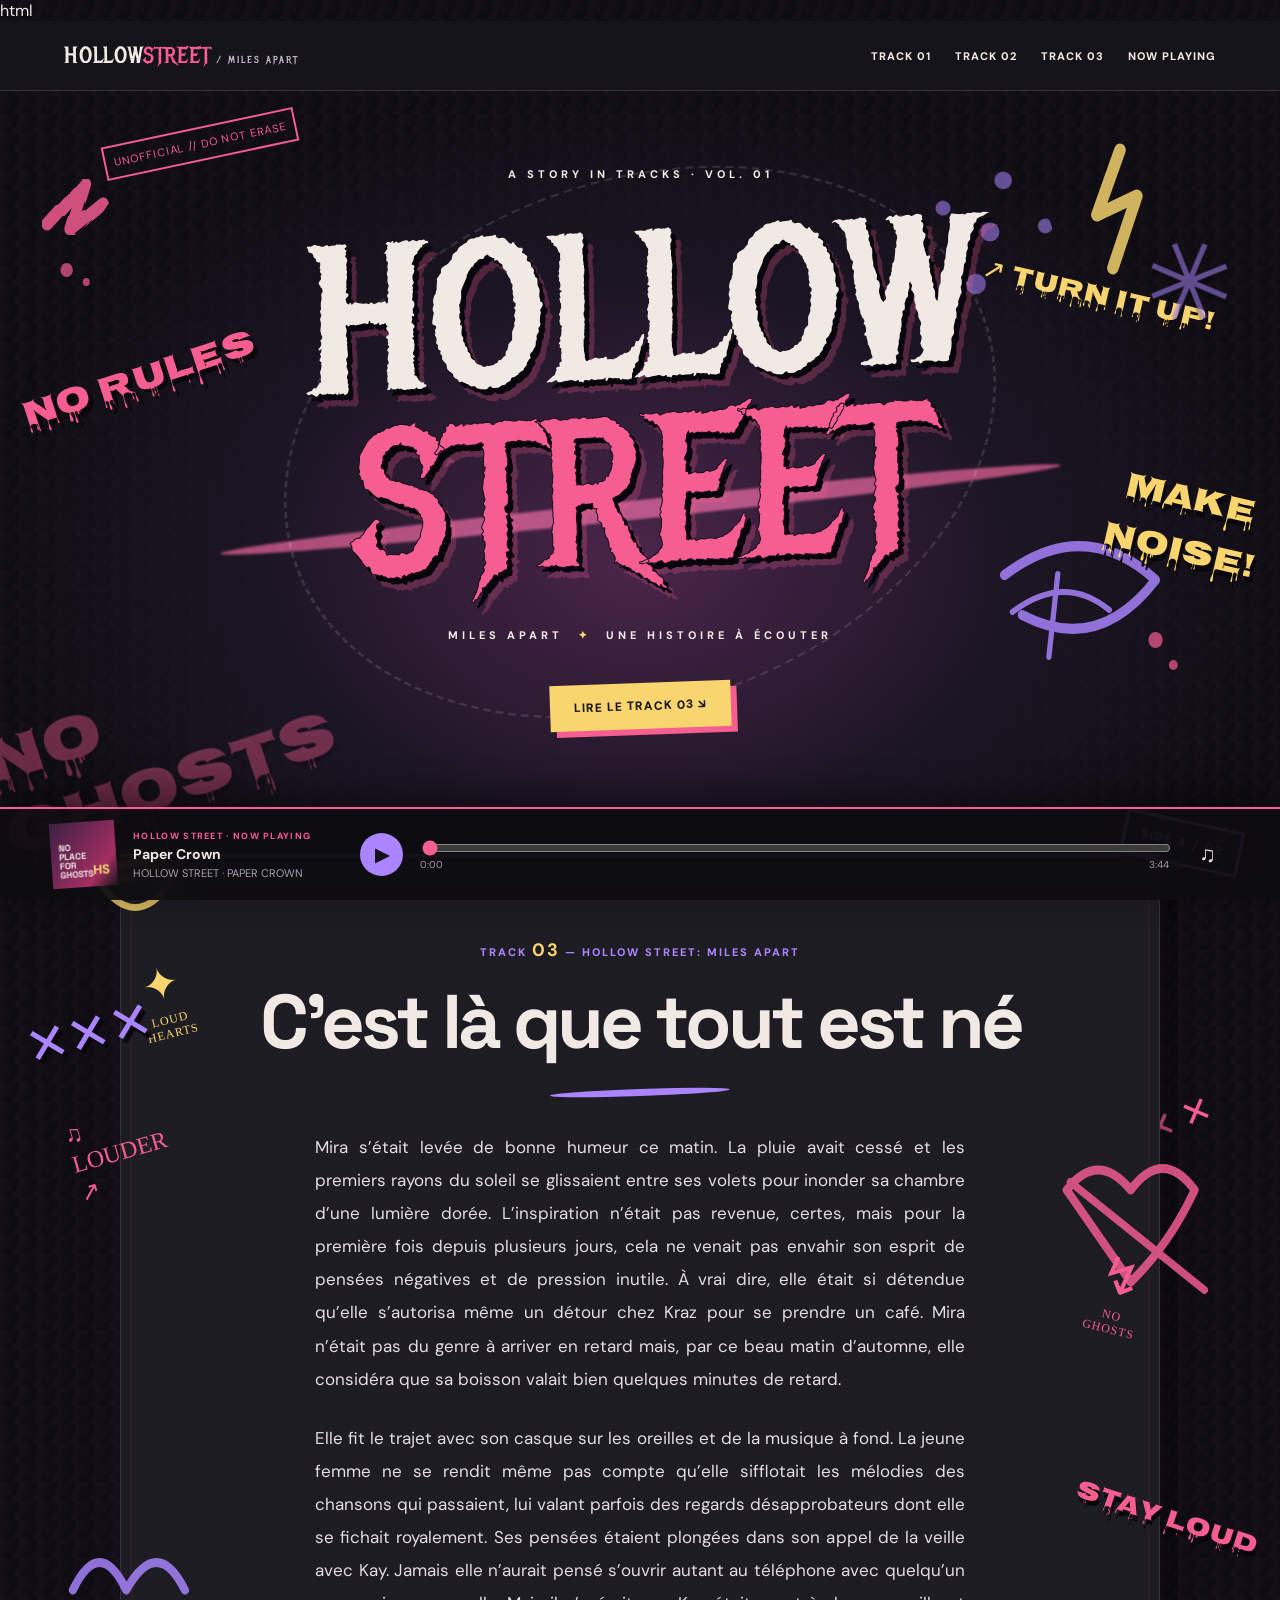
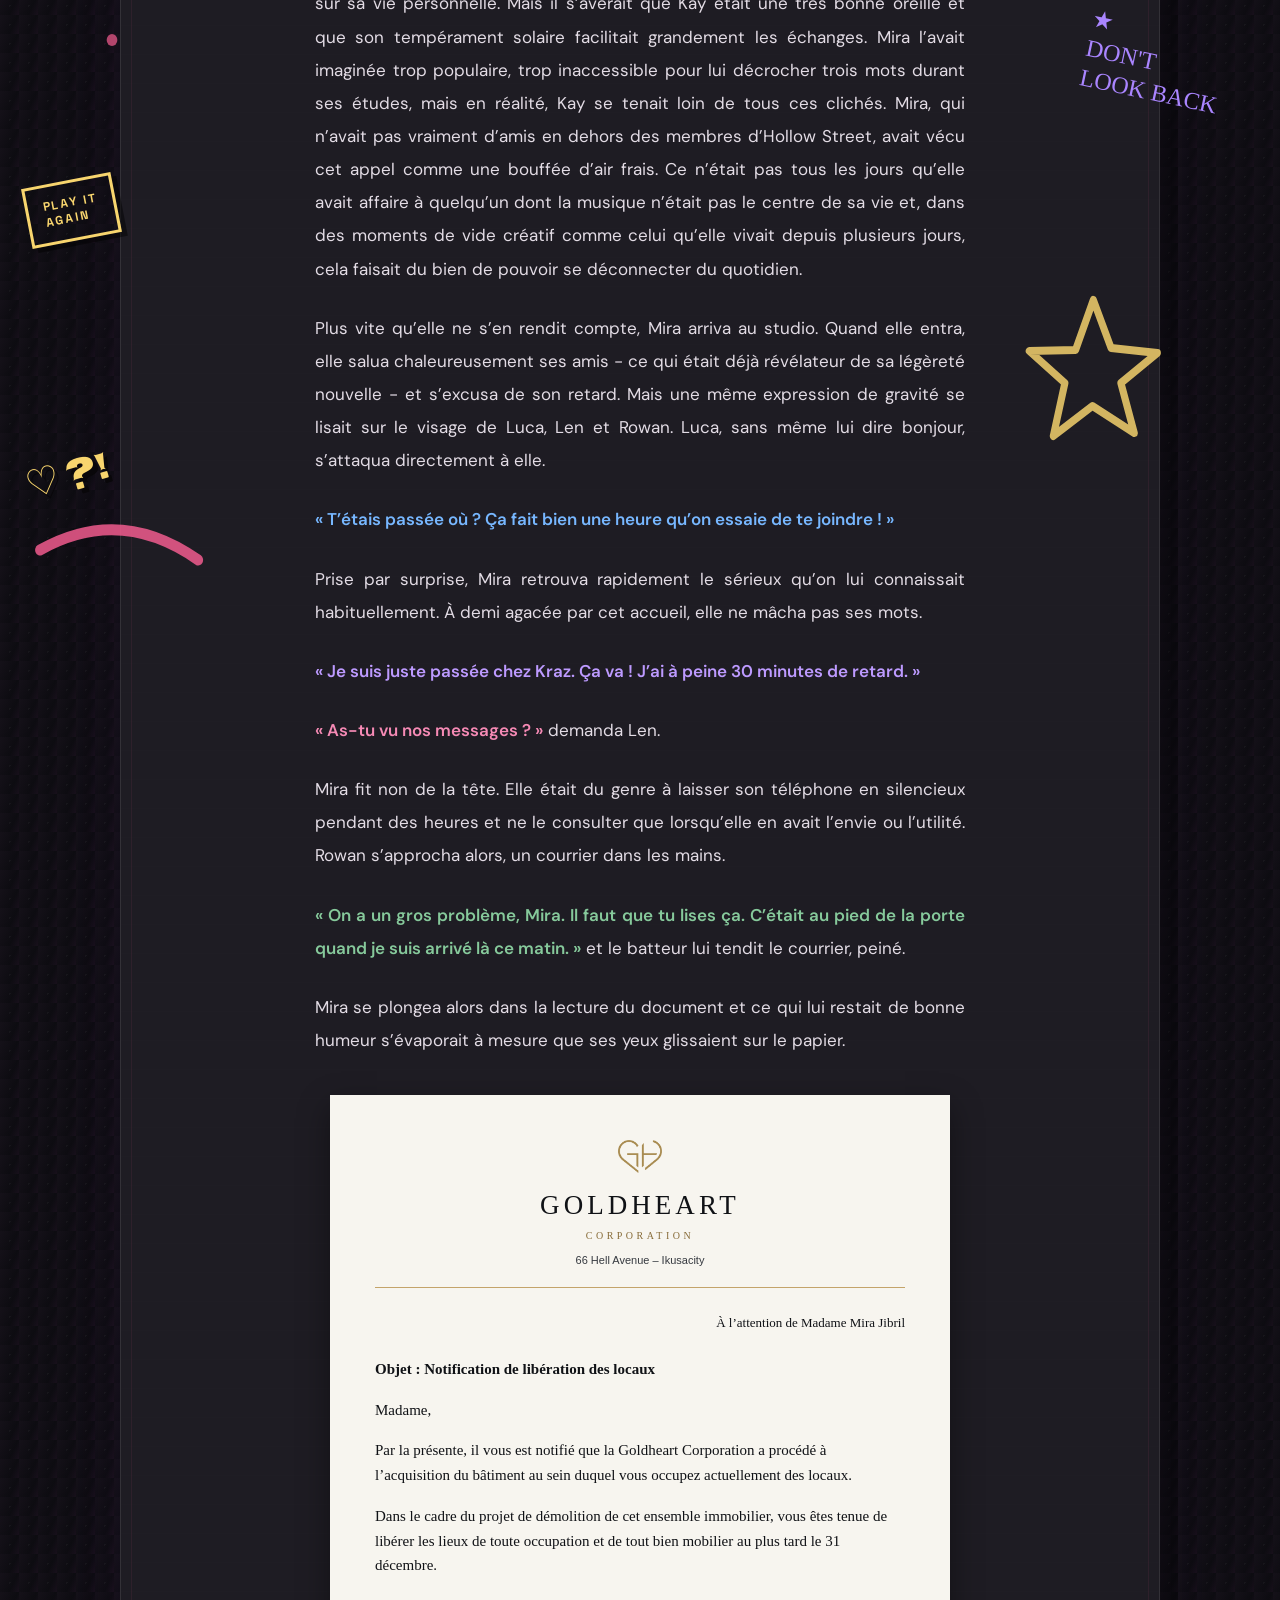
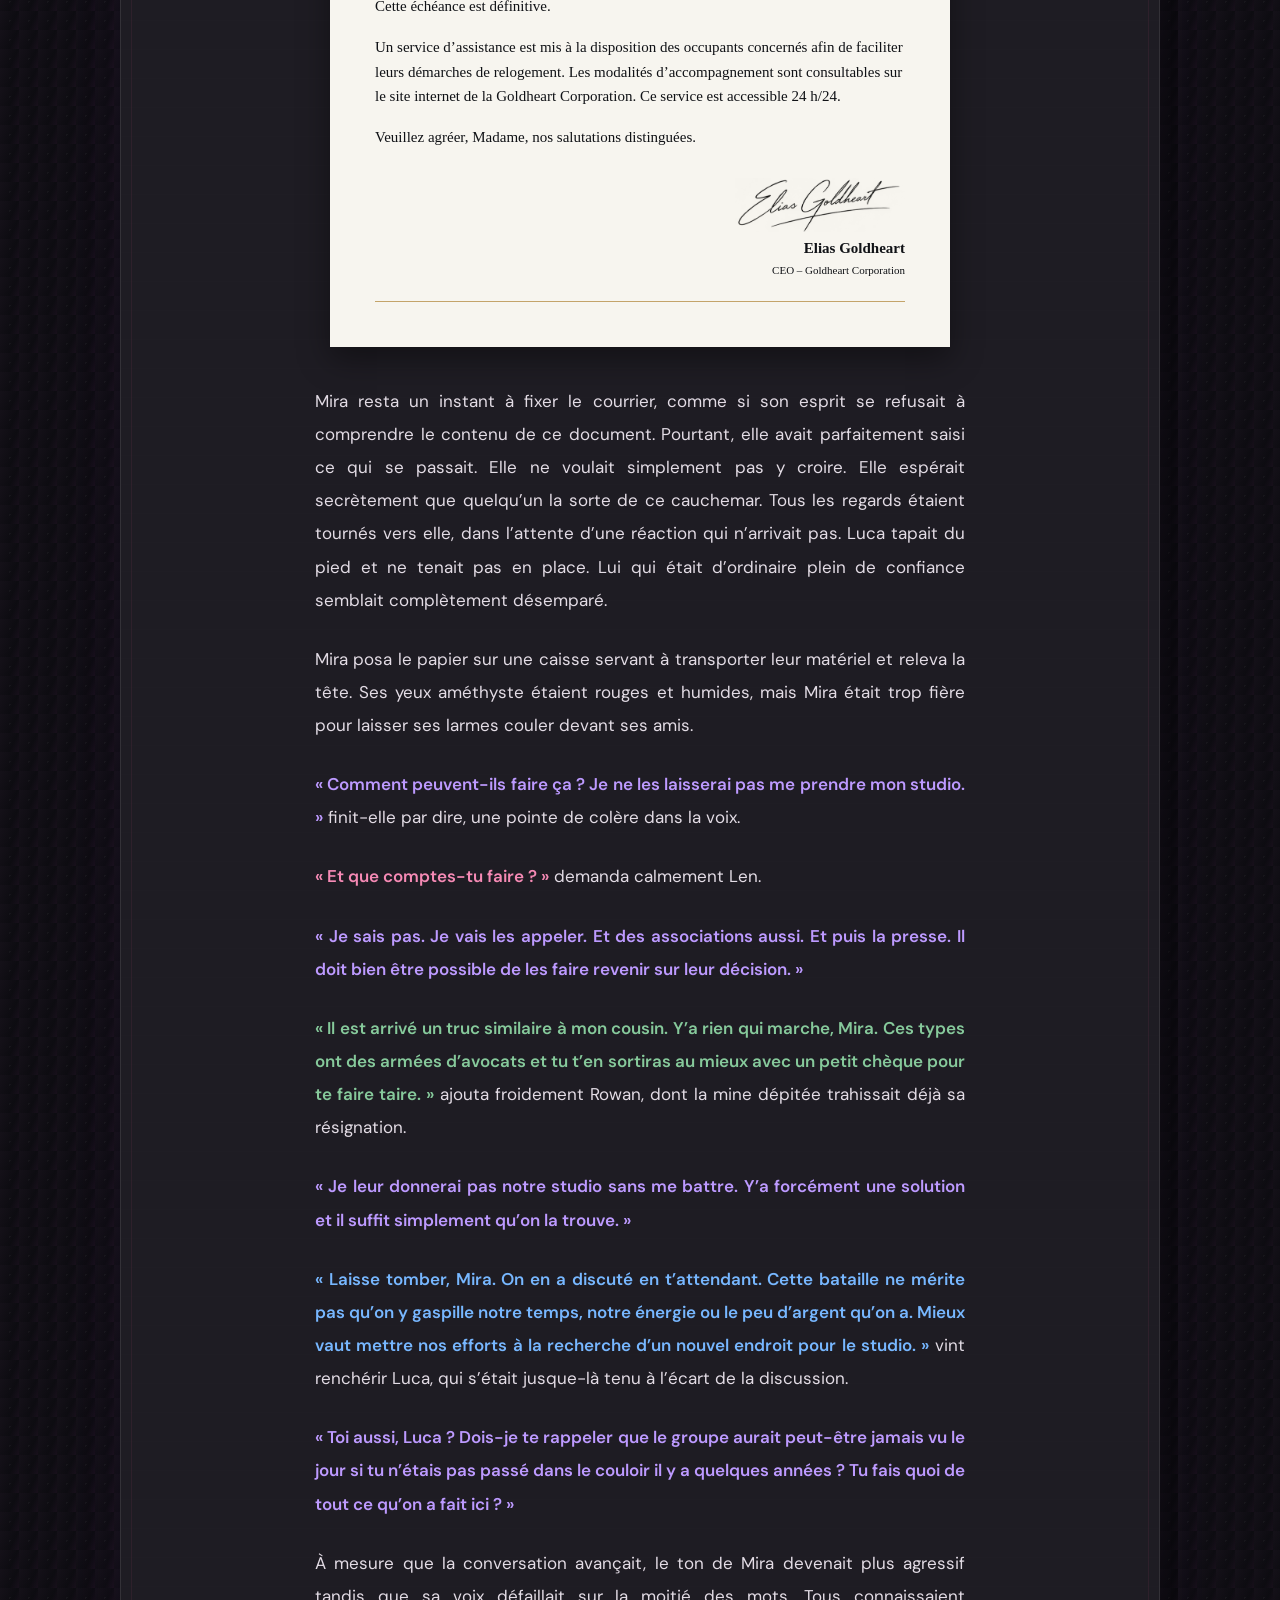
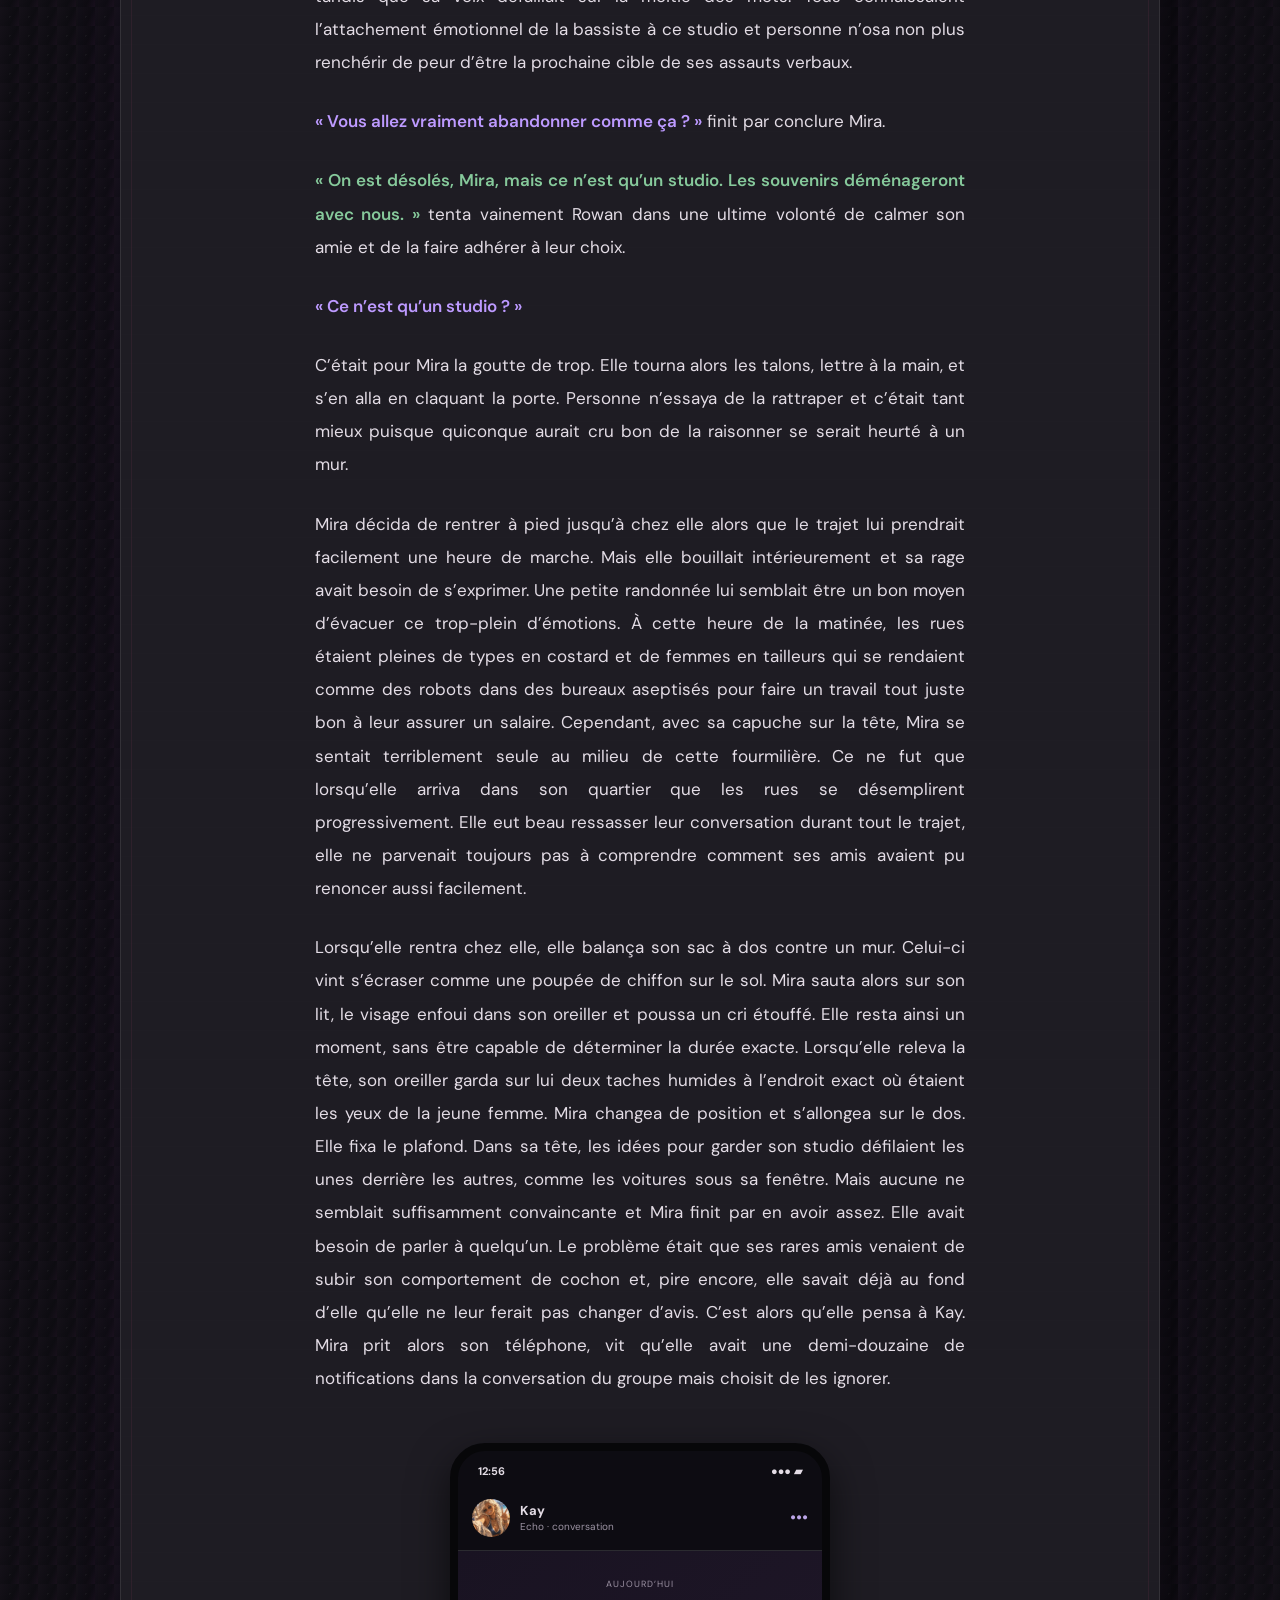
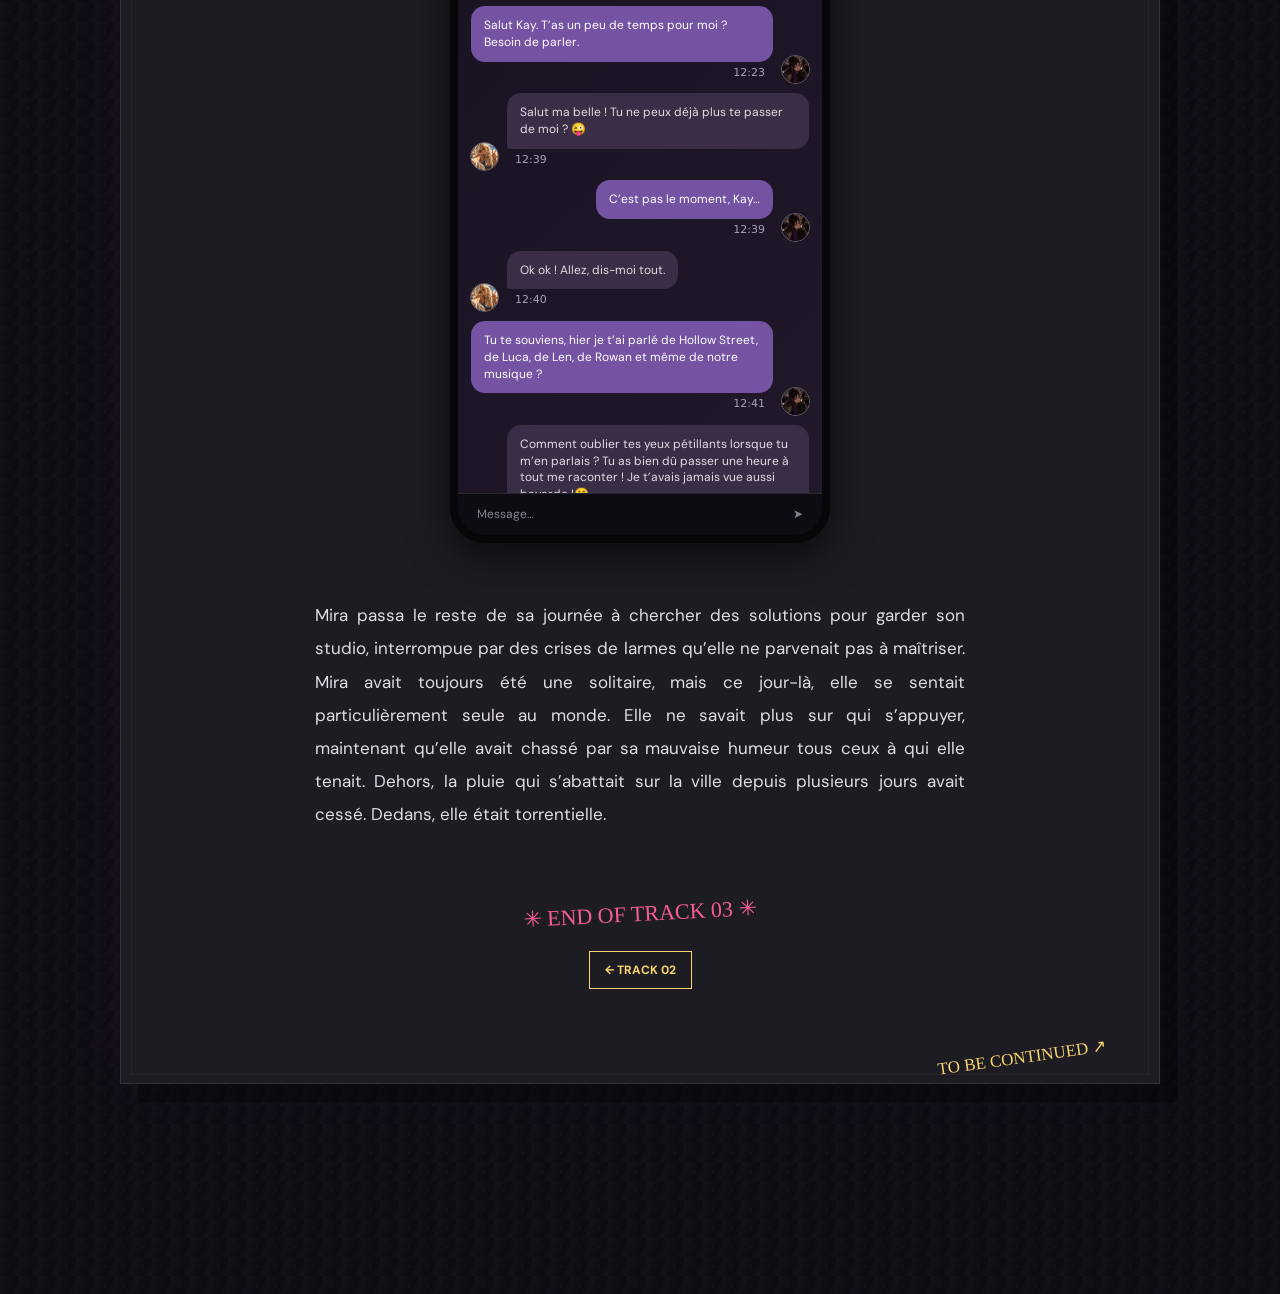
<file: track03.html>
html
<html lang="fr"><head><meta charset="utf-8"/><meta content="width=device-width, initial-scale=1" name="viewport"/><title>Hollow Street — Miles Apart | Track 03</title><style>@import url('https://fonts.googleapis.com/css2?family=DM+Sans:wght@400;500;600;700;800&family=Permanent+Marker&family=Nosifer&family=Metal+Mania&family=Space+Grotesk:wght@400;500;600;700&display=swap');
:root{--bg:#111015;--paper:#1e1c23;--cream:#f0e9e4;--pink:#f65d91;--violet:#aa85ff;--yellow:#f8d56e}*{box-sizing:border-box}html{scroll-behavior:smooth}body{margin:0;background:var(--bg);color:var(--cream);font-family:'DM Sans',sans-serif;overflow-x:hidden;padding-bottom:110px;background-image:radial-gradient(#ffffff0a 1px,transparent 1px);background-size:19px 19px}a{color:inherit;text-decoration:none}.topbar{position:relative;z-index:5;display:flex;justify-content:space-between;align-items:center;gap:12px;padding:20px max(5vw,20px);border-bottom:1px solid #ffffff25;background:#15131a}.brand{font-family:'Space Grotesk';font-weight:800;letter-spacing:-1.5px}.brand span{color:var(--pink)}.brand small{font-size:10px;letter-spacing:2px;color:#c4b9ca}.topbar nav{display:flex;gap:24px;font-size:11px;font-weight:800;letter-spacing:1px}.topbar nav a:hover{color:var(--pink)}.hero{min-height:570px;position:relative;display:flex;flex-direction:column;justify-content:center;align-items:center;text-align:center;padding:65px 20px 80px;overflow:hidden;background:radial-gradient(ellipse at 50% 65%,#452447 0%,#1d1625 35%,transparent 70%)}.hero:before{content:'';position:absolute;width:520px;height:520px;border:2px dashed #ffffff20;border-radius:50%;transform:rotate(-20deg) scaleX(1.4)}.hero h1{position:relative;font-family:'Space Grotesk';font-weight:800;letter-spacing:-.095em;line-height:.83;font-size:clamp(80px,16vw,210px);margin:26px 0 30px;transform:rotate(-3deg);text-shadow:9px 8px 0 #0007}.hero h1 em{font-style:normal;color:var(--pink)}.eyebrow,.subtitle{z-index:1;font-size:11px;font-weight:800;letter-spacing:4px}.subtitle span{color:var(--yellow);margin:0 8px}.start{z-index:1;margin-top:30px;background:var(--yellow);color:#18131b;padding:15px 24px;font-size:12px;font-weight:800;letter-spacing:1px;transform:rotate(-2deg);box-shadow:6px 6px 0 var(--pink)}.start:hover{transform:rotate(0deg) translateY(-3px)}.start span{margin-left:18px}.stamp{position:absolute;top:36px;left:8%;border:2px solid var(--pink);padding:8px;font-size:11px;letter-spacing:1px;color:var(--pink);transform:rotate(-12deg)}.scribble{position:absolute;right:9%;top:29%;font-family:'Permanent Marker';font-size:clamp(20px,4vw,40px);color:var(--yellow);transform:rotate(13deg)}.spray{position:absolute;z-index:3;pointer-events:none;font-family:'Permanent Marker';line-height:.8}.spray-one{top:640px;left:-35px;font-size:70px;color:#f65d9166;transform:rotate(-18deg)}.spray-two{top:230px;right:4%;font-size:120px;color:#aa85ff88;transform:rotate(23deg)}.scratch{position:absolute;top:1100px;right:5%;color:var(--pink);font-family:'Permanent Marker';font-size:40px;transform:rotate(-22deg)}.reading{position:relative;max-width:1040px;margin:45px auto 100px;padding:30px 100px 70px;background:var(--paper);border:1px solid #ffffff17;box-shadow:18px 18px 0 #0005}.reading:before{content:' ';position:absolute;inset:0;pointer-events:none;background:repeating-linear-gradient(0deg,transparent,transparent 28px,#fff1 29px);opacity:.18}.chapter-head{text-align:center;position:relative;padding:40px 0 35px}.chapter-head>p{font-size:11px;font-weight:800;letter-spacing:2px;color:var(--violet)}.chapter-head strong{font-size:18px;color:var(--yellow)}.chapter-head h2{font-family:'Space Grotesk';font-size:clamp(43px,6vw,76px);letter-spacing:-4px;line-height:1.04;margin:20px 0 28px}.chapter-head h2 i{font-style:normal;color:var(--pink);font-family:'Permanent Marker';font-weight:400}.marker-line{height:7px;width:180px;background:var(--violet);transform:rotate(-2deg);margin:auto;border-radius:100%}.prose{position:relative;max-width:650px;margin:auto;font-size:17px;line-height:1.95;color:#e3dce5}.prose p{margin:0 0 26px}.dropcap:first-letter{float:left;font-size:65px;line-height:1;margin:8px 10px 0 0;color:var(--yellow);font-weight:800}.placeholder{font-size:13px;color:#aa9bab;font-style:italic;border-left:3px solid var(--pink);padding-left:15px}.margin-note{position:absolute;font-family:'Permanent Marker';font-size:24px;line-height:1.25;z-index:2}.margin-note.left{top:250px;left:-50px;color:var(--pink);transform:rotate(-16deg)}.margin-note.right{top:760px;right:-65px;color:var(--violet);transform:rotate(12deg)}.chat-intro{text-align:center;font-family:'Permanent Marker';color:var(--yellow);font-size:16px;transform:rotate(-3deg);margin:50px 0 22px}.chat-intro .doodle{font-size:36px;margin-right:10px}.phone{max-width:345px;margin:0 auto 46px;background:#0d0c12;border:8px solid #070709;border-radius:35px;box-shadow:0 15px 40px #0009;overflow:hidden;font-family:'DM Sans';line-height:1.4}.phone-top{display:flex;justify-content:space-between;padding:13px 20px 6px;font-size:11px;font-weight:700}.phone-title{display:flex;align-items:center;gap:10px;padding:13px 14px;border-bottom:1px solid #ffffff20}.avatar{background:#ef9b56;color:#21131a;border-radius:50%;height:38px;width:38px;display:grid;place-items:center;font-weight:800}.phone-title strong,.phone-title small{display:block}.phone-title strong{font-size:13px}.phone-title small{font-size:10px;color:#9d94a4}.dots{margin-left:auto;color:#bba5e7}.messages{padding:17px 12px 22px;min-height:260px;background:linear-gradient(135deg,#191322,#21182a)}.time{text-align:center;font-size:9px;letter-spacing:1px;color:#9b91a2;margin:10px 0 16px}.bubble{padding:11px 13px;border-radius:14px;font-size:12px;max-width:84%;margin:8px 0}.incoming{background:#3a2d46;border-bottom-left-radius:3px}.chat-disclaimer{font-size:10px!important;color:#a99eb0;margin:25px 4px 0!important;line-height:1.5}.phone-bottom{display:flex;justify-content:space-between;color:#89808f;border-top:1px solid #ffffff1b;padding:12px 19px;font-size:12px}.end-mark{margin-top:70px;text-align:center;font-family:'Permanent Marker';font-size:22px;color:var(--pink);transform:rotate(-3deg)}.player{position:fixed;bottom:0;left:0;right:0;z-index:10;display:flex;align-items:center;gap:17px;background:#0d0c10ee;backdrop-filter:blur(14px);border-top:2px solid var(--pink);padding:13px max(4vw,16px);box-shadow:0 -10px 35px #0007}.album-art{width:65px;height:65px;flex-shrink:0;background:linear-gradient(130deg,#3b1f44,#a32e60 75%,#19121b);padding:8px;display:flex;justify-content:space-between;align-items:end;transform:rotate(-4deg)}.album-art span{font-family:'Space Grotesk';font-size:9px;font-weight:800;line-height:1}.album-art b{font-size:13px;color:var(--yellow)}.track-info{min-width:210px;display:flex;flex-direction:column;gap:3px}.track-info small{color:var(--pink);font-size:9px;letter-spacing:1.3px;font-weight:800}.track-info strong{font-size:14px}.track-info span{color:#aaa0b1;font-size:11px}.player button{cursor:pointer;border:0;background:var(--violet);color:#17111d;width:43px;height:43px;border-radius:50%;font-size:18px;font-weight:800}.player .volume{background:transparent;color:var(--cream);font-size:22px}.seek{flex:1;min-width:90px}.seek input{width:100%;accent-color:var(--pink);cursor:pointer}.timing{display:flex;justify-content:space-between;color:#a69caa;font-size:10px}.player button:focus-visible,.start:focus-visible,a:focus-visible{outline:3px solid var(--yellow);outline-offset:3px}@media(max-width:760px){.brand small{display:none}.topbar nav{gap:10px;font-size:9px}.hero{min-height:450px}.hero h1{font-size:clamp(66px,16vw,120px)}.scribble{right:3%;top:20%}.stamp{left:5%;font-size:8px}.reading{margin:10px 12px 50px;padding:20px 23px 50px}.prose{font-size:16px;line-height:1.8}.margin-note{font-size:14px!important}.margin-note.left{left:-7px;top:200px}.margin-note.right{right:-8px;top:790px}.chapter-head h2{letter-spacing:-2px}.player{gap:10px;padding:10px}.album-art{width:45px;height:45px}.album-art span{font-size:7px}.track-info{min-width:0;flex:1}.track-info strong{font-size:12px}.track-info small{font-size:8px}.seek{display:none}.player .volume{display:none}body{padding-bottom:82px}}

/* V2 — identité rock et graffitis dégoulinants */
.hero h1{font-family:'Metal Mania','Impact',fantasy;font-weight:400;letter-spacing:.005em;line-height:.9;transform:rotate(-3deg) skew(-3deg);text-shadow:5px 6px 0 #08060c,10px 12px 0 #f65d9140;overflow:visible}
.hero h1 em{font-style:normal;color:var(--pink);-webkit-text-stroke:1px #170c1b}
.brand{font-family:'Metal Mania','Impact',fantasy;font-weight:400;letter-spacing:.035em;font-size:23px}
.spray,.scribble,.scratch{font-family:'Nosifer','Permanent Marker',cursive;font-weight:400}
.spray{line-height:1.2;filter:drop-shadow(2px 5px 0 #0006)}
.spray-one{font-size:clamp(30px,5vw,62px);left:-10px;top:680px}
.spray-two{font-size:clamp(55px,9vw,110px)}
.scribble{font-size:clamp(14px,2.5vw,27px);right:5%;top:26%;line-height:1.5}
.scratch{font-size:clamp(22px,3vw,36px)}
.margin-note{font-family:'Permanent Marker',cursive}
@media(max-width:760px){.hero h1{font-size:clamp(60px,15vw,115px)}.brand{font-size:18px}.scribble{font-size:13px;top:18%}.spray-one{top:600px;font-size:33px}}

/* V3 — couche de vandalisme ajoutée par-dessus le site, sans texture de cahier */
body{isolation:isolate;background-image:radial-gradient(#ffffff09 1px,transparent 1px),linear-gradient(115deg,#151119 0%,#0d0c11 65%,#18101b 100%)}
.vandal-layer{position:absolute;z-index:4;top:0;left:0;width:100%;height:2400px;pointer-events:none;overflow:hidden}
.vandal-art{position:absolute;inset:0;width:100%;height:100%;opacity:.83}
.v-tag{position:absolute;display:block;font-family:'Nosifer','Permanent Marker',cursive;line-height:1.55;text-shadow:3px 5px 0 #09070a;white-space:nowrap}
.v-tag-one{top:355px;left:1.5%;color:#f65d91;font-size:clamp(15px,2.8vw,36px);transform:rotate(-18deg)}
.v-tag-two{top:475px;right:1.5%;color:#f8d56e;font-size:clamp(15px,2.7vw,34px);transform:rotate(13deg);text-align:center}
.v-tag-three{top:1000px;left:2%;color:#aa85ff;font-size:clamp(22px,4vw,53px);transform:rotate(-14deg)}
.v-tag-four{top:1500px;right:1.5%;color:#f65d91;font-size:clamp(13px,2vw,26px);transform:rotate(18deg)}
.v-tag-five{top:2050px;left:2%;color:#f8d56e;font-size:clamp(18px,3vw,39px);transform:rotate(-16deg)}
.v-sticker{position:absolute;font:800 12px/1.3 'Space Grotesk',sans-serif;letter-spacing:2px;padding:12px 15px;border:3px solid currentColor;box-shadow:5px 5px 0 #0007}
.v-sticker-one{top:820px;right:3%;color:#aa85ff;transform:rotate(12deg)}
.v-sticker-two{top:1780px;left:2%;color:#f8d56e;transform:rotate(-11deg)}
.hero{background:radial-gradient(ellipse at 50% 65%,#4b254b 0%,#1d1625 40%,transparent 73%)}
.hero-stroke{position:absolute;left:17%;right:17%;top:57%;height:19px;background:#f65d91a8;transform:rotate(-6deg);border-radius:50%;filter:blur(1px);mix-blend-mode:screen}
.hero-splatter{position:absolute;top:12%;right:18%;width:120px;height:110px;opacity:.55;background:radial-gradient(circle at 50% 50%,#aa85ff 0 11%,transparent 12%),radial-gradient(circle at 20% 15%,#aa85ff 0 5%,transparent 6%),radial-gradient(circle at 75% 10%,#aa85ff 0 6%,transparent 7%),radial-gradient(circle at 95% 62%,#aa85ff 0 5%,transparent 6%),radial-gradient(circle at 24% 90%,#aa85ff 0 7%,transparent 8%);transform:rotate(-20deg)}
.reading{border-top:3px solid #aa85ff;box-shadow:18px 18px 0 #0005,0 0 60px #b056ff0b}
.reading:after{content:' ';position:absolute;left:10px;right:10px;top:8px;bottom:8px;border:1px solid #f65d9112;pointer-events:none}
.reading-doodle{position:absolute;z-index:2;font-family:'Permanent Marker',cursive;display:flex;flex-direction:column;align-items:center;gap:2px;line-height:1.2}
.reading-doodle small{font-size:12px;letter-spacing:1px;text-align:center}
.reading-doodle-left{left:18px;top:100px;color:#f8d56e;font-size:45px;transform:rotate(-14deg)}
.reading-doodle-right{right:15px;top:390px;color:#f65d91;font-size:50px;transform:rotate(14deg)}
.end-scrawl{position:absolute;bottom:15px;right:5%;font:17px 'Permanent Marker',cursive;color:#f8d56e;transform:rotate(-8deg)}
.topbar{z-index:6}.player{z-index:20}
@media(max-width:760px){.vandal-layer{height:2300px}.v-tag-one{top:330px;left:-5px;font-size:13px}.v-tag-two{top:520px;right:0;font-size:12px}.v-tag-three{top:920px;left:0;font-size:21px}.v-tag-four{top:1390px;right:0;font-size:11px}.v-tag-five{top:1900px;left:0;font-size:18px}.v-sticker{font-size:8px;padding:7px;letter-spacing:1px}.v-sticker-one{top:740px;right:0}.v-sticker-two{top:1720px;left:0}.reading-doodle{display:none}.hero-stroke{left:8%;right:8%;height:9px}.end-scrawl{font-size:12px;bottom:10px}}
@media(prefers-reduced-motion:reduce){html{scroll-behavior:auto}}


/* V5 — readability and finite Echo viewport */
.prose > p {text-align:justify;text-justify:inter-word;hyphens:auto;}
.prose .dropcap:first-letter{float:none;font-size:inherit;line-height:inherit;margin:0;color:inherit;font-weight:inherit}
.prose .phone{width:min(100%,380px);max-width:380px;height:690px;max-height:calc(100dvh - 30px);min-height:420px;display:flex;flex-direction:column;overflow:hidden;margin:3rem auto 3.5rem}
.prose .phone-top,.prose .phone-title,.prose .phone-bottom{flex-shrink:0}
.prose .messages{flex:1;min-height:0;overflow-y:auto;overscroll-behavior:contain;scrollbar-width:thin;scrollbar-color:#8c6ca7 #21182a}
.prose .msg-wrap{width:100%;margin:11px 0}
.prose .message-row{display:flex;gap:8px;align-items:flex-end;max-width:100%;width:100%}
.prose .msg-wrap.sent .message-row{flex-direction:row-reverse}
.prose .message-avatar{width:29px;height:29px;flex:0 0 29px;object-fit:cover;border-radius:50%;border:1px solid #ffffff50}
.prose .message-content{display:flex;flex-direction:column;align-items:flex-start;min-width:0;max-width:calc(100% - 38px)}
.prose .msg-wrap.sent .message-content{align-items:flex-end}
.prose .msg-wrap .bubble{max-width:100%;margin:0;white-space:pre-wrap;overflow-wrap:anywhere}
.prose .msg-time{margin:3px 5px}
.phone-title .avatar{overflow:hidden}.phone-title .avatar img{height:100%;width:100%;object-fit:cover}
.voice{font-weight:600}.voice-mira{color:#bd9aff}.voice-kay{color:#f7b16b}.voice-luca{color:#7fb7ff}.voice-len{color:#f78bb6}.voice-rowan{color:#91c99a}
@media(max-width:520px){.prose .phone{width:100%;height:min(670px,82dvh);max-height:82dvh;min-height:400px}.prose .messages{padding-left:9px;padding-right:9px}}

/* V6 — keep short Echo messages on one line whenever space allows */
.prose .message-content{width:max-content;max-width:calc(100% - 38px);min-width:0;flex:0 1 auto}
.prose .msg-wrap .bubble{box-sizing:border-box;width:max-content;max-width:100%;min-width:0;white-space:normal;overflow-wrap:break-word;word-break:normal;hyphens:none}
.prose .message-row{min-width:0}

/* V7 — attached Echo photos */
.prose .photo-message .message-content{max-width:calc(100% - 38px);width:min(240px,calc(100% - 38px));}
.prose .echo-photo{display:block;width:100%;border-radius:14px;overflow:hidden;border:1px solid #ffffff25;background:#2a2234;line-height:0;box-shadow:0 3px 12px #0005}
.prose .echo-photo img{display:block;width:100%;height:auto;max-height:310px;object-fit:cover}
.prose .echo-photo:focus-visible{outline:3px solid #f8d56e;outline-offset:3px}
.prose .photo-message.sent .message-content{align-items:flex-end}
 .voice-luca{color:#77b7ff}.voice-len{color:#f68ab5}.voice-rowan{color:#86c99b}.goldheart-letter{background:#f7f5ef;color:#101216;font:15px/1.65 Georgia,serif;padding:clamp(20px,5vw,45px);margin:38px auto;box-shadow:0 12px 30px #0006;max-width:620px}.goldheart-letter header{text-align:center;border-bottom:1px solid #c4a46a;padding-bottom:18px}.gh-mark{width:44px;height:auto;display:block;margin:0 auto 10px}.gh-name{font-size:clamp(18px,4vw,27px);letter-spacing:.15em}.gh-sub{font-size:10px;letter-spacing:.35em;color:#876b38}.gh-address{font:11px/1.5 Arial,sans-serif;margin-top:8px;color:#363a40}.gh-recipient{text-align:right;margin:24px 0;font-size:13px}.goldheart-letter p{margin:0 0 16px}.goldheart-letter footer{text-align:right;border-bottom:1px solid #c4a46a;padding:12px 0 22px}.goldheart-letter footer img{display:block;width:170px;max-width:85%;margin:0 0 4px auto}.goldheart-letter footer small,.goldheart-letter footer strong{display:block}.goldheart-letter footer small{font-size:11px}.track-navigation{display:flex;flex-wrap:wrap;justify-content:center;gap:12px;margin:24px auto}.track-navigation a{color:#f8d56e;border:1px solid #f8d56e;padding:10px 15px;font-size:12px;font-weight:bold}.topbar nav{flex-wrap:wrap;justify-content:flex-end}</style><style>
/* Track 01 — true manuscript and Echo exchanges */
.prose .phone{margin:3rem auto 3.5rem;max-width:410px;box-sizing:border-box}
.prose .msg-wrap{display:flex;flex-direction:column;align-items:flex-start;margin:9px 0}
.prose .msg-wrap.sent{align-items:flex-end}
.prose .msg-wrap .bubble{max-width:86%;overflow-wrap:anywhere;white-space:pre-wrap}
.prose .msg-time{font:11px/1.5 system-ui,sans-serif;color:#aaa0b5;margin:3px 8px}
.prose .bubble.outgoing{background:#7353a2;color:white;align-self:flex-end}
.prose .photo-slot{margin:12px 0;padding:24px 15px;border:2px dashed #826b94;border-radius:15px;background:#2c2434;color:#e8d8f3;text-align:center;display:flex;flex-direction:column;gap:8px;align-items:center}
.prose .photo-slot span{font-size:32px}
.prose .photo-slot small{font:12px/1.5 system-ui,sans-serif}
.prose p{white-space:normal}
@media(max-width:520px){.prose .phone{max-width:100%;}.prose .messages{padding-left:10px;padding-right:10px}}
/* V6 — overrides the early bubble width rule */
.prose .msg-wrap .bubble{width:max-content;max-width:100%;white-space:normal;overflow-wrap:break-word;word-break:normal;hyphens:none}
.prose .message-content{width:max-content;max-width:calc(100% - 38px)}
</style><style>
.prose .prism-phone{width:min(100%,390px);height:735px;max-height:82dvh;min-height:500px;display:flex;flex-direction:column;overflow:hidden;margin:2.5rem auto 3.5rem;border:8px solid #09080d;border-radius:37px;background:#111018;box-shadow:0 18px 40px #0009;font:13px/1.5 system-ui,sans-serif;color:#f2eaf5}
.prism-status,.prism-head,.prism-tabs{flex:none}.prism-status{padding:10px 18px 4px;display:flex;justify-content:space-between;font-size:11px}.prism-head{padding:10px 17px;border-bottom:1px solid #3d3445;color:#c8a4fa;font-size:23px;font-weight:800;display:flex;justify-content:space-between}.prism-head span{font-size:20px;color:#eee}.prism-scroll{overflow-y:auto;min-height:0;flex:1}.prism-stories{display:flex;gap:12px;padding:15px 12px;overflow-x:auto;border-bottom:1px solid #342d3a}.prism-story{min-width:54px;max-width:54px;text-align:center}.prism-story img{width:50px;height:50px;object-fit:cover;border-radius:50%;border:2px solid #b988f0;padding:2px}.prism-story small{display:block;white-space:nowrap;font-size:9px;overflow:hidden;text-overflow:ellipsis}.prism-user{display:flex;align-items:center;gap:10px;padding:11px 12px}.prism-user img{width:36px;height:36px;object-fit:cover;border-radius:50%}.prism-user div{flex:1}.prism-user strong,.prism-user small{display:block}.prism-user strong{font-size:12px}.prism-user small{color:#aaa0b4;font-size:10px}.prism-user>span{font-size:17px}.prism-picture{width:100%;aspect-ratio:1;object-fit:cover;display:block}.prism-post{border-bottom:1px solid #3d3545}.prism-actions{padding:8px 13px;font-size:24px;line-height:1.3}.prism-actions span{float:right}.prism-details{padding:0 13px 15px}.prism-details>b{font-size:12px}.prism-details p{font-size:12px;line-height:1.5;margin:5px 0 8px}.prism-more{color:#a99ab7;font-size:11px;margin:8px 0}.prism-comment{font-size:11px;margin-top:7px}.prism-comment small{display:block;color:#a99ab7;font-size:9px;margin-top:2px}.prism-tabs{border-top:1px solid #3d3545;display:flex;justify-content:center;letter-spacing:13px;font-size:21px;padding:9px 0}.prose .phone{height:700px;max-height:82dvh;min-height:450px}.prose .messages{overflow-y:auto;flex:1;min-height:0}.prose .msg-wrap{display:flex;flex-direction:column;align-items:flex-start;margin:9px 0}.prose .msg-wrap.sent{align-items:flex-end}.prose .msg-wrap .bubble{width:max-content;max-width:100%;white-space:normal;overflow-wrap:break-word}.prose .message-content{width:max-content;max-width:calc(100% - 38px)}.prose .bubble.outgoing{background:#7353a2;color:white}.prose .msg-time{font:11px/1.5 system-ui,sans-serif;color:#aaa0b5;margin:3px 8px}.prose .photo-slot{margin:8px 0;padding:18px 12px;border:2px dashed #826b94;border-radius:15px;background:#2c2434;color:#e8d8f3;text-align:center;font-size:12px}.prose .photo-slot span{display:block;font-size:26px}.prose .photo-slot small{display:block;font-size:10px}.player #play:disabled{opacity:.4;cursor:not-allowed}
</style><style>
/* Dialogues colorés comme dans le Track 01 */
.prose .voice{font-weight:600}.prose .voice-mira{color:#bd9aff}.prose .voice-kyara{color:#f78bb6}.prose .voice-kraz{color:#7fb7ff}
</style><style>
/* Track 02 V2 : couleurs des dialogues de la narration seulement */
.prose > p .voice-kyara{color:#b99a35}
.prose > p .voice-kraz{color:#43835b}
.prose > p .voice-mira{color:#bd9aff}
/* Echo: aucune coloration supplémentaire des textes */
</style></head>
<body><div aria-hidden="true" class="spray spray-one">NO<br/>GHOSTS</div><div aria-hidden="true" class="spray spray-two">✳</div><div aria-hidden="true" class="scratch">✕ ✕ ✕</div>
<div aria-hidden="true" class="vandal-layer">
<svg class="vandal-art" preserveaspectratio="none" viewbox="0 0 1440 2400" xmlns="http://www.w3.org/2000/svg">
<defs><filter id="rough"><feturbulence basefrequency="0.025" numoctaves="2" result="n" seed="8" type="fractalNoise"></feturbulence><fedisplacementmap in="SourceGraphic" in2="n" scale="5"></fedisplacementmap></filter></defs>
<g fill="none" stroke-linecap="round" stroke-linejoin="round">
<path d="M54 225 L96 184 80 230 116 204" filter="url(#rough)" stroke="#f65d91" stroke-width="13"></path>
<path d="M1260 150 l-26 65 45-19 -27 72" stroke="#f8d56e" stroke-width="13"></path>
<path d="M1130 575 q90 -60 170 5 q-65 75 -150 35" stroke="#aa85ff" stroke-width="10"></path>
<path d="M1139 612 q58 -39 109 -2 M1190 574 l-10 83" stroke="#aa85ff" stroke-width="6"></path>
<path d="M110 880 q45 -36 84 0 q-42 55 -84 0 M126 878 l25 0" stroke="#f8d56e" stroke-width="7"></path>
<path d="M1200 1190 q35 -40 72 0 q36 -43 72 0 q-28 54 -72 92z" stroke="#f65d91" stroke-width="9"></path>
<path d="M1204 1182 l151 108" stroke="#f65d91" stroke-width="8"></path>
<path d="M82 1590 q30 -55 60 0 q35 -55 66 0" stroke="#aa85ff" stroke-width="9"></path>
<path d="M1210 1950 l20 -50 20 48 52 5 -41 30 15 50 -47 -27 -44 30 13 -53 -40 -32z" stroke="#f8d56e" stroke-width="8"></path>
<path d="M45 2150 q90 -45 178 10" stroke="#f65d91" stroke-width="11"></path>
</g>
<g fill="#f65d91" opacity=".85"><circle cx="75" cy="270" r="7"></circle><circle cx="97" cy="282" r="4"></circle><circle cx="1300" cy="640" r="8"></circle><circle cx="1320" cy="665" r="5"></circle><circle cx="126" cy="1640" r="6"></circle></g>
</svg>
<span class="v-tag v-tag-one">NO RULES<span class="paint-drip"></span></span>
<span class="v-tag v-tag-two">MAKE<br/>NOISE!</span>
<span class="v-tag v-tag-three">✕✕✕</span>
<span class="v-tag v-tag-four">STAY LOUD</span>
<span class="v-tag v-tag-five">♡ ?!</span>
<span class="v-sticker v-sticker-one">SIDE A / 02</span>
<span class="v-sticker v-sticker-two">PLAY IT<br/>AGAIN</span>
</div>
<header class="topbar"><a class="brand" href="#top">HOLLOW<span>STREET</span><small> / MILES APART</small></a><nav><a href="index.html">TRACK 01</a><a href="track02.html">TRACK 02</a><a href="#track">TRACK 03</a><a href="#music">NOW PLAYING</a></nav></header>
<main id="top"><section class="hero"><div class="stamp">UNOFFICIAL // DO NOT ERASE</div><div aria-hidden="true" class="hero-stroke"></div><div aria-hidden="true" class="hero-splatter"></div><p class="eyebrow">A STORY IN TRACKS · VOL. 01</p><h1>HOLLOW<br/><em>STREET</em></h1><div aria-hidden="true" class="scribble">↗ TURN IT UP!</div><p class="subtitle">MILES APART <span>✦</span> UNE HISTOIRE À ÉCOUTER</p><a class="start" href="#track">LIRE LE TRACK 03 ↘</a></section>
<section class="reading" id="track"><div aria-hidden="true" class="margin-note left">♫<br/>LOUDER<br/>↗</div><div aria-hidden="true" class="margin-note right">★<br/>DON'T<br/>LOOK BACK</div><div aria-hidden="true" class="reading-doodle reading-doodle-left">✦<small>LOUD<br/>HEARTS</small></div><div aria-hidden="true" class="reading-doodle reading-doodle-right">↯<small>NO<br/>GHOSTS</small></div><div class="chapter-head"><p>TRACK <strong>03</strong> <span>—</span> HOLLOW STREET: MILES APART</p><h2>C’est là que tout est né</h2><div class="marker-line"></div></div><article class="prose"><p class="dropcap">Mira s’était levée de bonne humeur ce matin. La pluie avait cessé et les premiers rayons du soleil se glissaient entre ses volets pour inonder sa chambre d’une lumière dorée. L’inspiration n’était pas revenue, certes, mais pour la première fois depuis plusieurs jours, cela ne venait pas envahir son esprit de pensées négatives et de pression inutile. À vrai dire, elle était si détendue qu’elle s’autorisa même un détour chez Kraz pour se prendre un café. Mira n’était pas du genre à arriver en retard mais, par ce beau matin d’automne, elle considéra que sa boisson valait bien quelques minutes de retard.</p><p>Elle fit le trajet avec son casque sur les oreilles et de la musique à fond. La jeune femme ne se rendit même pas compte qu’elle sifflotait les mélodies des chansons qui passaient, lui valant parfois des regards désapprobateurs dont elle se fichait royalement. Ses pensées étaient plongées dans son appel de la veille avec Kay. Jamais elle n’aurait pensé s’ouvrir autant au téléphone avec quelqu’un sur sa vie personnelle. Mais il s’avérait que Kay était une très bonne oreille et que son tempérament solaire facilitait grandement les échanges. Mira l’avait imaginée trop populaire, trop inaccessible pour lui décrocher trois mots durant ses études, mais en réalité, Kay se tenait loin de tous ces clichés. Mira, qui n’avait pas vraiment d’amis en dehors des membres d’Hollow Street, avait vécu cet appel comme une bouffée d’air frais. Ce n’était pas tous les jours qu’elle avait affaire à quelqu’un dont la musique n’était pas le centre de sa vie et, dans des moments de vide créatif comme celui qu’elle vivait depuis plusieurs jours, cela faisait du bien de pouvoir se déconnecter du quotidien.</p><p>Plus vite qu’elle ne s’en rendit compte, Mira arriva au studio. Quand elle entra, elle salua chaleureusement ses amis - ce qui était déjà révélateur de sa légèreté nouvelle - et s’excusa de son retard. Mais une même expression de gravité se lisait sur le visage de Luca, Len et Rowan. Luca, sans même lui dire bonjour, s’attaqua directement à elle.</p><p><span class="voice voice-luca">« T’étais passée où ? Ça fait bien une heure qu’on essaie de te joindre ! »</span></p><p>Prise par surprise, Mira retrouva rapidement le sérieux qu’on lui connaissait habituellement.  À demi agacée par cet accueil, elle ne mâcha pas ses mots.</p><p><span class="voice voice-mira">« Je suis juste passée chez Kraz. Ça va ! J’ai à peine 30 minutes de retard. »</span></p><p><span class="voice voice-len">« As-tu vu nos messages ? »</span> demanda Len.</p><p>Mira fit non de la tête. Elle était du genre à laisser son téléphone en silencieux pendant des heures et ne le consulter que lorsqu’elle en avait l’envie ou l’utilité. Rowan s’approcha alors, un courrier dans les mains.</p><p><span class="voice voice-rowan">« On a un gros problème, Mira. Il faut que tu lises ça. C’était au pied de la porte quand je suis arrivé là ce matin. »</span> et le batteur lui tendit le courrier, peiné.</p><p>Mira se plongea alors dans la lecture du document et ce qui lui restait de bonne humeur s’évaporait  à mesure que ses yeux glissaient sur le papier.</p><section aria-label="Courrier officiel de la Goldheart Corporation" class="goldheart-letter"><header><img alt="Monogramme GH" class="gh-mark" src="assets/goldheart-monogram.png"/><div class="gh-name">GOLDHEART</div><div class="gh-sub">CORPORATION</div><div class="gh-address">66 Hell Avenue – Ikusacity</div></header><div class="gh-recipient">À l’attention de Madame Mira Jibril</div><p><strong>Objet : Notification de libération des locaux</strong></p><p>Madame,</p><p>Par la présente, il vous est notifié que la Goldheart Corporation a procédé à l’acquisition du bâtiment au sein duquel vous occupez actuellement des locaux.</p><p>Dans le cadre du projet de démolition de cet ensemble immobilier, vous êtes tenue de libérer les lieux de toute occupation et de tout bien mobilier au plus tard le 31 décembre.</p><p>Cette échéance est définitive.</p><p>Un service d’assistance est mis à la disposition des occupants concernés afin de faciliter leurs démarches de relogement. Les modalités d’accompagnement sont consultables sur le site internet de la Goldheart Corporation. Ce service est accessible 24 h/24.</p><p>Veuillez agréer, Madame, nos salutations distinguées.</p><footer><img alt="Signature manuscrite d’Elias Goldheart" src="assets/elias-signature.png"/><strong>Elias Goldheart</strong><small>CEO – Goldheart Corporation</small></footer></section><p>Mira resta un instant à fixer le courrier, comme si son esprit se refusait à comprendre le contenu de ce document. Pourtant, elle avait parfaitement saisi ce qui se passait. Elle ne voulait simplement pas y croire. Elle espérait secrètement que quelqu’un la sorte de ce cauchemar. Tous les regards étaient tournés vers elle, dans l’attente d’une réaction qui n’arrivait pas. Luca tapait du pied et ne tenait pas en place. Lui qui était d’ordinaire plein de confiance semblait complètement désemparé.</p><p>Mira posa le papier sur une caisse servant à transporter leur matériel et releva la tête. Ses yeux améthyste étaient rouges et humides, mais Mira était trop fière pour laisser ses larmes couler devant ses amis.</p><p><span class="voice voice-mira">« Comment peuvent-ils faire ça ? Je ne les laisserai pas me prendre mon studio. »</span> finit-elle par dire, une pointe de colère dans la voix.</p><p><span class="voice voice-len">« Et que comptes-tu faire ? »</span> demanda calmement Len.</p><p><span class="voice voice-mira">« Je sais pas. Je vais les appeler. Et des associations aussi. Et puis la presse. Il doit bien être possible de les faire revenir sur leur décision. »</span></p><p><span class="voice voice-rowan">« Il est arrivé un truc similaire à mon cousin. Y’a rien qui marche, Mira. Ces types ont des armées d’avocats et tu t’en sortiras au mieux avec un petit chèque pour te faire taire. »</span> ajouta froidement Rowan, dont la mine dépitée trahissait déjà sa résignation.</p><p><span class="voice voice-mira">« Je leur donnerai pas notre studio sans me battre. Y’a forcément une solution et il suffit simplement qu’on la trouve. »</span></p><p><span class="voice voice-luca">« Laisse tomber, Mira. On en a discuté en t’attendant. Cette bataille ne mérite pas qu’on y gaspille notre temps, notre énergie ou le peu d’argent qu’on a. Mieux vaut mettre nos efforts à la recherche d’un nouvel endroit pour le studio. »</span> vint renchérir Luca, qui s’était jusque-là tenu à l’écart de la discussion.</p><p><span class="voice voice-mira">« Toi aussi, Luca ? Dois-je te rappeler que le groupe aurait peut-être jamais vu le jour si tu n’étais pas passé dans le couloir il y a quelques années ? Tu fais quoi de tout ce qu’on a fait ici ? »</span></p><p>À mesure que la conversation avançait, le ton de Mira devenait plus agressif tandis que sa voix défaillait sur la moitié des mots. Tous connaissaient l’attachement émotionnel de la bassiste à ce studio et personne n’osa non plus renchérir de peur d’être la prochaine cible de ses assauts verbaux.</p><p><span class="voice voice-mira">« Vous allez vraiment abandonner comme ça ? »</span> finit par conclure Mira.</p><p><span class="voice voice-rowan">« On est désolés, Mira, mais ce n’est qu’un studio. Les souvenirs déménageront avec nous. »</span> tenta vainement Rowan dans une ultime volonté de calmer son amie et de la faire adhérer à leur choix.</p><p><span class="voice voice-mira">« Ce n’est qu’un studio ? »</span></p><p>C’était pour Mira la goutte de trop. Elle tourna alors les talons, lettre à la main, et s’en alla en claquant la porte. Personne n’essaya de la rattraper et c’était tant mieux puisque quiconque aurait cru bon de la raisonner se serait heurté à un mur.</p><p>Mira décida de rentrer à pied jusqu’à chez elle alors que le trajet lui prendrait facilement une heure de marche. Mais elle bouillait intérieurement et sa rage avait besoin de s’exprimer. Une petite randonnée lui semblait être un bon moyen d’évacuer ce trop-plein d’émotions. À cette heure de la matinée, les rues étaient pleines de types en costard et de femmes en tailleurs qui se rendaient comme des robots dans des bureaux aseptisés pour faire un travail tout juste bon à leur assurer un salaire. Cependant, avec sa capuche sur la tête, Mira se sentait terriblement seule au milieu de cette fourmilière. Ce ne fut que lorsqu’elle arriva dans son quartier que les rues se désemplirent progressivement. Elle eut beau ressasser leur conversation durant tout le trajet, elle ne parvenait toujours pas à comprendre comment ses amis avaient pu renoncer aussi facilement.</p><p>Lorsqu’elle rentra chez elle, elle balança son sac à dos contre un mur. Celui-ci vint s’écraser comme une poupée de chiffon sur le sol. Mira sauta alors sur son lit, le visage enfoui dans son oreiller et poussa un cri étouffé. Elle resta ainsi un moment, sans être capable de déterminer la durée exacte. Lorsqu’elle releva la tête, son oreiller garda sur lui deux taches humides à l’endroit exact où étaient les yeux de la jeune femme. Mira changea de position et s’allongea sur le dos. Elle fixa le plafond. Dans sa tête, les idées pour garder son studio défilaient les unes derrière les autres, comme les voitures sous sa fenêtre. Mais aucune ne semblait suffisamment convaincante et Mira finit par en avoir assez. Elle avait besoin de parler à quelqu’un. Le problème était que ses rares amis venaient de subir son comportement de cochon et, pire encore, elle savait déjà au fond d’elle qu’elle ne leur ferait pas changer d’avis. C’est alors qu’elle pensa à Kay. Mira prit alors son téléphone, vit qu’elle avait une demi-douzaine de notifications dans la conversation du groupe mais choisit de les ignorer.</p><section aria-label="Conversation Echo" class="phone"><div class="phone-top"><span>12:56</span><span>●●● ▰</span></div><div class="phone-title"><div class="avatar"><img alt="Kay" src="assets/track02-visuel-02.jpg"/></div><div><strong>Kay</strong><small>Echo · conversation</small></div><span class="dots">•••</span></div><div class="messages"><div class="time">AUJOURD’HUI</div><div class="msg-wrap sent"><div class="message-row"><img alt="Avatar Mira" class="message-avatar" loading="lazy" src="assets/track02-visuel-01.jpg"/><div class="message-content"><div class="bubble outgoing">Salut Kay. T’as un peu de temps pour moi ? Besoin de parler.</div><small class="msg-time">12:23</small></div></div></div><div class="msg-wrap received"><div class="message-row"><img alt="Avatar Kay" class="message-avatar" loading="lazy" src="assets/track02-visuel-02.jpg"/><div class="message-content"><div class="bubble incoming">Salut ma belle ! Tu ne peux déjà plus te passer de moi ? 😜</div><small class="msg-time">12:39</small></div></div></div><div class="msg-wrap sent"><div class="message-row"><img alt="Avatar Mira" class="message-avatar" loading="lazy" src="assets/track02-visuel-01.jpg"/><div class="message-content"><div class="bubble outgoing">C’est pas le moment, Kay…</div><small class="msg-time">12:39</small></div></div></div><div class="msg-wrap received"><div class="message-row"><img alt="Avatar Kay" class="message-avatar" loading="lazy" src="assets/track02-visuel-02.jpg"/><div class="message-content"><div class="bubble incoming">Ok ok ! Allez, dis-moi tout.</div><small class="msg-time">12:40</small></div></div></div><div class="msg-wrap sent"><div class="message-row"><img alt="Avatar Mira" class="message-avatar" loading="lazy" src="assets/track02-visuel-01.jpg"/><div class="message-content"><div class="bubble outgoing">Tu te souviens, hier je t’ai parlé de Hollow Street, de Luca, de Len, de Rowan et même de notre musique ?</div><small class="msg-time">12:41</small></div></div></div><div class="msg-wrap received"><div class="message-row"><img alt="Avatar Kay" class="message-avatar" loading="lazy" src="assets/track02-visuel-02.jpg"/><div class="message-content"><div class="bubble incoming">Comment oublier tes yeux pétillants lorsque tu m’en parlais ? Tu as bien dû passer une heure à tout me raconter ! Je t’avais jamais vue aussi bavarde !🤭</div><small class="msg-time">12:42</small></div></div></div><div class="msg-wrap received"><div class="message-row"><img alt="Avatar Kay" class="message-avatar" loading="lazy" src="assets/track02-visuel-02.jpg"/><div class="message-content"><div class="bubble incoming">Pas que ça m'ait dérangée, hein ! J’aime voir la passion dans tes yeux. 😏</div><small class="msg-time">12:42</small></div></div></div><div class="msg-wrap sent"><div class="message-row"><img alt="Avatar Mira" class="message-avatar" loading="lazy" src="assets/track02-visuel-01.jpg"/><div class="message-content"><div class="bubble outgoing">Toujours pas le moment…</div><small class="msg-time">12:43</small></div></div></div><div class="msg-wrap received"><div class="message-row"><img alt="Avatar Kay" class="message-avatar" loading="lazy" src="assets/track02-visuel-02.jpg"/><div class="message-content"><div class="bubble incoming">Ahahah ! Bon j’arrête. Ça doit vraiment être sérieux si je peux même plus te mettre le rouge aux joues.</div><small class="msg-time">12:43</small></div></div></div><div class="msg-wrap sent"><div class="message-row"><img alt="Avatar Mira" class="message-avatar" loading="lazy" src="assets/track02-visuel-01.jpg"/><div class="message-content"><div class="bubble outgoing">Ça l’est.</div><small class="msg-time">12:43</small></div></div></div><div class="msg-wrap sent"><div class="message-row"><img alt="Avatar Mira" class="message-avatar" loading="lazy" src="assets/track02-visuel-01.jpg"/><div class="message-content"><div class="bubble outgoing">Je vais aller droit à l’essentiel. On a reçu un courrier ce matin au studio pour nous dire de partir sous 3 mois. Comme quoi le bâtiment aurait été racheté et que ceux qui l’ont acquis vont le détruire.</div><small class="msg-time">12:44</small></div></div></div><div class="msg-wrap sent"><div class="message-row"><img alt="Avatar Mira" class="message-avatar" loading="lazy" src="assets/track02-visuel-01.jpg"/><div class="message-content"><div class="bubble outgoing">Le problème, c’est que tous les autres sont déjà décidés à chercher ailleurs…</div><small class="msg-time">12:45</small></div></div></div><div class="msg-wrap received"><div class="message-row"><img alt="Avatar Kay" class="message-avatar" loading="lazy" src="assets/track02-visuel-02.jpg"/><div class="message-content"><div class="bubble incoming">Oh merde… Je suis désolée pour toi, ma belle ! Tu vas faire quoi ?</div><small class="msg-time">12:46</small></div></div></div><div class="msg-wrap sent"><div class="message-row"><img alt="Avatar Mira" class="message-avatar" loading="lazy" src="assets/track02-visuel-01.jpg"/><div class="message-content"><div class="bubble outgoing">Je sais pas encore, mais je compte bien garder mon studio. Je peux pas les laisser me l’enlever.</div><small class="msg-time">12:46</small></div></div></div><div class="msg-wrap sent"><div class="message-row"><img alt="Avatar Mira" class="message-avatar" loading="lazy" src="assets/track02-visuel-01.jpg"/><div class="message-content"><div class="bubble outgoing">Les autres sont résignés et pensent qu’on a aucune chance, mais c’est impossible que j’abandonne sans me battre.</div><small class="msg-time">12:46</small></div></div></div><div class="msg-wrap received"><div class="message-row"><img alt="Avatar Kay" class="message-avatar" loading="lazy" src="assets/track02-visuel-02.jpg"/><div class="message-content"><div class="bubble incoming">Je vois.</div><small class="msg-time">12:47</small></div></div></div><div class="msg-wrap received"><div class="message-row"><img alt="Avatar Kay" class="message-avatar" loading="lazy" src="assets/track02-visuel-02.jpg"/><div class="message-content"><div class="bubble incoming">Mais Mira, est-ce que le combat en vaut vraiment la peine ?</div><small class="msg-time">12:47</small></div></div></div><div class="msg-wrap sent"><div class="message-row"><img alt="Avatar Mira" class="message-avatar" loading="lazy" src="assets/track02-visuel-01.jpg"/><div class="message-content"><div class="bubble outgoing">Bien sûr ! C’est mon studio quand même ! C’est là que tout est né. J’y passe plus de temps que chez moi. Pas question de m’en séparer.</div><small class="msg-time">12:48</small></div></div></div><div class="msg-wrap received"><div class="message-row"><img alt="Avatar Kay" class="message-avatar" loading="lazy" src="assets/track02-visuel-02.jpg"/><div class="message-content"><div class="bubble incoming">Oui, je comprends. Pourquoi les autres ne veulent pas te suivre ? Même Luca est résigné ?</div><small class="msg-time">12:49</small></div></div></div><div class="msg-wrap sent"><div class="message-row"><img alt="Avatar Mira" class="message-avatar" loading="lazy" src="assets/track02-visuel-01.jpg"/><div class="message-content"><div class="bubble outgoing">Mais oui ! Même Luca ! Ils pensent tous que c’est perdu d’avance, qu'on ne peut rien faire contre la Goldheart Corporation.</div><small class="msg-time">12:49</small></div></div></div><div class="msg-wrap received"><div class="message-row"><img alt="Avatar Kay" class="message-avatar" loading="lazy" src="assets/track02-visuel-02.jpg"/><div class="message-content"><div class="bubble incoming">Oh, je comprends mieux…</div><small class="msg-time">12:50</small></div></div></div><div class="msg-wrap received"><div class="message-row"><img alt="Avatar Kay" class="message-avatar" loading="lazy" src="assets/track02-visuel-02.jpg"/><div class="message-content"><div class="bubble incoming">Tu vas pas aimer ce que je vais te dire, Mira, mais tu t’attaques à un gros morceau là.</div><small class="msg-time">12:50</small></div></div></div><div class="msg-wrap received"><div class="message-row"><img alt="Avatar Kay" class="message-avatar" loading="lazy" src="assets/track02-visuel-02.jpg"/><div class="message-content"><div class="bubble incoming">Ces gens-là, ils ne s’arrêtent devant rien.</div><small class="msg-time">12:50</small></div></div></div><div class="msg-wrap sent"><div class="message-row"><img alt="Avatar Mira" class="message-avatar" loading="lazy" src="assets/track02-visuel-01.jpg"/><div class="message-content"><div class="bubble outgoing">Et alors ? David a bien gagné face à Goliath.</div><small class="msg-time">12:51</small></div></div></div><div class="msg-wrap received"><div class="message-row"><img alt="Avatar Kay" class="message-avatar" loading="lazy" src="assets/track02-visuel-02.jpg"/><div class="message-content"><div class="bubble incoming">Ce que je veux dire c’est que tes amis ont peut-être raison. Gâche pas ton énergie dans cette bataille. Elle sera mieux utilisée pour que tu fasses de la musique. J’ai pas envie que tu t’épuises dans une guerre d’avocats alors que je pourrais t’entendre chanter à la place. 🤗</div><small class="msg-time">12:52</small></div></div></div><div class="msg-wrap sent"><div class="message-row"><img alt="Avatar Mira" class="message-avatar" loading="lazy" src="assets/track02-visuel-01.jpg"/><div class="message-content"><div class="bubble outgoing">J’aurais dû me douter que tu ne comprendrais pas…</div><small class="msg-time">12:52</small></div></div></div><div class="msg-wrap received"><div class="message-row"><img alt="Avatar Kay" class="message-avatar" loading="lazy" src="assets/track02-visuel-02.jpg"/><div class="message-content"><div class="bubble incoming">Mais si, je comprends, Mira. T’es attachée à ce studio et tu veux le garder. Mais au fond, ce qui compte c’est les souvenirs que tu y as créés et la musique que tu y as produite.</div><small class="msg-time">12:53</small></div></div></div><div class="msg-wrap sent"><div class="message-row"><img alt="Avatar Mira" class="message-avatar" loading="lazy" src="assets/track02-visuel-01.jpg"/><div class="message-content"><div class="bubble outgoing">Non, tu ne comprends pas ! Ce studio, c’est le seul endroit où je me sens vraiment chez moi !</div><small class="msg-time">12:53</small></div></div></div><div class="msg-wrap sent"><div class="message-row"><img alt="Avatar Mira" class="message-avatar" loading="lazy" src="assets/track02-visuel-01.jpg"/><div class="message-content"><div class="bubble outgoing">Mais comment aurais-tu pu comprendre ? Tu fuis ton chez-toi en permanence…</div><small class="msg-time">12:54</small></div></div></div><div class="msg-wrap received"><div class="message-row"><img alt="Avatar Kay" class="message-avatar" loading="lazy" src="assets/track02-visuel-02.jpg"/><div class="message-content"><div class="bubble incoming">Là tu vas trop loin, Mira.</div><small class="msg-time">12:54</small></div></div></div><div class="msg-wrap received"><div class="message-row"><img alt="Avatar Kay" class="message-avatar" loading="lazy" src="assets/track02-visuel-02.jpg"/><div class="message-content"><div class="bubble incoming">Après tout ce que je t’ai raconté hier, comment peux-tu me dire ça ?</div><small class="msg-time">12:54</small></div></div></div><div class="msg-wrap received"><div class="message-row"><img alt="Avatar Kay" class="message-avatar" loading="lazy" src="assets/track02-visuel-02.jpg"/><div class="message-content"><div class="bubble incoming">Laisse tomber. J’ai plus envie de te parler. Bye.</div><small class="msg-time">12:55</small></div></div></div><div class="msg-wrap sent"><div class="message-row"><img alt="Avatar Mira" class="message-avatar" loading="lazy" src="assets/track02-visuel-01.jpg"/><div class="message-content"><div class="bubble outgoing">Je m’en sortirai seule alors !</div><small class="msg-time">12:56</small></div></div></div></div><div class="phone-bottom"><span>Message…</span><span>➤</span></div></section><p>Mira passa le reste de sa journée à chercher des solutions pour garder son studio, interrompue par des crises de larmes qu’elle ne parvenait pas à maîtriser. Mira avait toujours été une solitaire, mais ce jour-là, elle se sentait particulièrement seule au monde. Elle ne savait plus sur qui s’appuyer, maintenant qu’elle avait chassé par sa mauvaise humeur tous ceux à qui elle tenait. Dehors, la pluie qui s’abattait sur la ville depuis plusieurs jours avait cessé. Dedans, elle était torrentielle.</p></article><div class="end-mark">✳ END OF TRACK 03 ✳</div><div class="track-navigation" style="display:flex;flex-wrap:wrap;justify-content:center;gap:14px;margin:24px auto"><a href="track02.html" style="color:#f8d56e;font-weight:bold;border:1px solid #f8d56e;padding:10px 15px;font-size:12px">← TRACK 02</a></div><div aria-hidden="true" class="end-scrawl">TO BE CONTINUED ↗</div></section></main>
<div class="player" id="music"><div class="album-art"><span>NO PLACE<br/>FOR<br/>GHOSTS</span><b>HS</b></div><div class="track-info"><small>HOLLOW STREET · NOW PLAYING</small><strong>Paper Crown</strong><span>HOLLOW STREET · PAPER CROWN</span></div><button aria-label="Lire ou mettre en pause Paper Crown" id="play">▶</button><div class="seek"><input aria-label="Position dans la chanson" id="progress" max="100" min="0" type="range" value="0"/><div class="timing"><span id="elapsed">0:00</span><span id="duration">--:--</span></div></div><button aria-label="Couper le son" class="volume" id="mute">♫</button><audio id="audio" preload="metadata" src="assets/paper-crown.mp3"></audio></div>
<script>const audio=document.getElementById('audio');const play=document.getElementById('play');const progress=document.getElementById('progress');const elapsed=document.getElementById('elapsed');const duration=document.getElementById('duration');const mute=document.getElementById('mute');const fmt=s=>Number.isFinite(s)?`${Math.floor(s/60)}:${String(Math.floor(s%60)).padStart(2,'0')}`:'--:--';play.addEventListener('click',async()=>{if(!audio.getAttribute('src'))return;if(audio.paused){try{await audio.play()}catch(e){console.warn('Lecture impossible',e)}}else audio.pause()});audio.addEventListener('play',()=>play.textContent='Ⅱ');audio.addEventListener('pause',()=>play.textContent='▶');audio.addEventListener('loadedmetadata',()=>duration.textContent=fmt(audio.duration));audio.addEventListener('timeupdate',()=>{elapsed.textContent=fmt(audio.currentTime);if(audio.duration)progress.value=100*audio.currentTime/audio.duration});progress.addEventListener('input',()=>{if(audio.duration)audio.currentTime=audio.duration*progress.value/100});mute.addEventListener('click',()=>{audio.muted=!audio.muted;mute.textContent=audio.muted?'×':'♫'});
</script></body></html>
</file>
<file: style.css>
@import url('https://fonts.googleapis.com/css2?family=DM+Sans:wght@400;500;600;700;800&family=Permanent+Marker&family=Nosifer&family=Metal+Mania&family=Space+Grotesk:wght@400;500;600;700&display=swap');
:root{--bg:#111015;--paper:#1e1c23;--cream:#f0e9e4;--pink:#f65d91;--violet:#aa85ff;--yellow:#f8d56e}*{box-sizing:border-box}html{scroll-behavior:smooth}body{margin:0;background:var(--bg);color:var(--cream);font-family:'DM Sans',sans-serif;overflow-x:hidden;padding-bottom:110px;background-image:radial-gradient(#ffffff0a 1px,transparent 1px);background-size:19px 19px}a{color:inherit;text-decoration:none}.topbar{position:relative;z-index:5;display:flex;justify-content:space-between;align-items:center;gap:12px;padding:20px max(5vw,20px);border-bottom:1px solid #ffffff25;background:#15131a}.brand{font-family:'Space Grotesk';font-weight:800;letter-spacing:-1.5px}.brand span{color:var(--pink)}.brand small{font-size:10px;letter-spacing:2px;color:#c4b9ca}.topbar nav{display:flex;gap:24px;font-size:11px;font-weight:800;letter-spacing:1px}.topbar nav a:hover{color:var(--pink)}.hero{min-height:570px;position:relative;display:flex;flex-direction:column;justify-content:center;align-items:center;text-align:center;padding:65px 20px 80px;overflow:hidden;background:radial-gradient(ellipse at 50% 65%,#452447 0%,#1d1625 35%,transparent 70%)}.hero:before{content:'';position:absolute;width:520px;height:520px;border:2px dashed #ffffff20;border-radius:50%;transform:rotate(-20deg) scaleX(1.4)}.hero h1{position:relative;font-family:'Space Grotesk';font-weight:800;letter-spacing:-.095em;line-height:.83;font-size:clamp(80px,16vw,210px);margin:26px 0 30px;transform:rotate(-3deg);text-shadow:9px 8px 0 #0007}.hero h1 em{font-style:normal;color:var(--pink)}.eyebrow,.subtitle{z-index:1;font-size:11px;font-weight:800;letter-spacing:4px}.subtitle span{color:var(--yellow);margin:0 8px}.start{z-index:1;margin-top:30px;background:var(--yellow);color:#18131b;padding:15px 24px;font-size:12px;font-weight:800;letter-spacing:1px;transform:rotate(-2deg);box-shadow:6px 6px 0 var(--pink)}.start:hover{transform:rotate(0deg) translateY(-3px)}.start span{margin-left:18px}.stamp{position:absolute;top:36px;left:8%;border:2px solid var(--pink);padding:8px;font-size:11px;letter-spacing:1px;color:var(--pink);transform:rotate(-12deg)}.scribble{position:absolute;right:9%;top:29%;font-family:'Permanent Marker';font-size:clamp(20px,4vw,40px);color:var(--yellow);transform:rotate(13deg)}.spray{position:absolute;z-index:3;pointer-events:none;font-family:'Permanent Marker';line-height:.8}.spray-one{top:640px;left:-35px;font-size:70px;color:#f65d9166;transform:rotate(-18deg)}.spray-two{top:230px;right:4%;font-size:120px;color:#aa85ff88;transform:rotate(23deg)}.scratch{position:absolute;top:1100px;right:5%;color:var(--pink);font-family:'Permanent Marker';font-size:40px;transform:rotate(-22deg)}.reading{position:relative;max-width:1040px;margin:45px auto 100px;padding:30px 100px 70px;background:var(--paper);border:1px solid #ffffff17;box-shadow:18px 18px 0 #0005}.reading:before{content:' ';position:absolute;inset:0;pointer-events:none;background:repeating-linear-gradient(0deg,transparent,transparent 28px,#fff1 29px);opacity:.18}.chapter-head{text-align:center;position:relative;padding:40px 0 35px}.chapter-head>p{font-size:11px;font-weight:800;letter-spacing:2px;color:var(--violet)}.chapter-head strong{font-size:18px;color:var(--yellow)}.chapter-head h2{font-family:'Space Grotesk';font-size:clamp(43px,6vw,76px);letter-spacing:-4px;line-height:1.04;margin:20px 0 28px}.chapter-head h2 i{font-style:normal;color:var(--pink);font-family:'Permanent Marker';font-weight:400}.marker-line{height:7px;width:180px;background:var(--violet);transform:rotate(-2deg);margin:auto;border-radius:100%}.prose{position:relative;max-width:650px;margin:auto;font-size:17px;line-height:1.95;color:#e3dce5}.prose p{margin:0 0 26px}.dropcap:first-letter{float:left;font-size:65px;line-height:1;margin:8px 10px 0 0;color:var(--yellow);font-weight:800}.placeholder{font-size:13px;color:#aa9bab;font-style:italic;border-left:3px solid var(--pink);padding-left:15px}.margin-note{position:absolute;font-family:'Permanent Marker';font-size:24px;line-height:1.25;z-index:2}.margin-note.left{top:250px;left:-50px;color:var(--pink);transform:rotate(-16deg)}.margin-note.right{top:760px;right:-65px;color:var(--violet);transform:rotate(12deg)}.chat-intro{text-align:center;font-family:'Permanent Marker';color:var(--yellow);font-size:16px;transform:rotate(-3deg);margin:50px 0 22px}.chat-intro .doodle{font-size:36px;margin-right:10px}.phone{max-width:345px;margin:0 auto 46px;background:#0d0c12;border:8px solid #070709;border-radius:35px;box-shadow:0 15px 40px #0009;overflow:hidden;font-family:'DM Sans';line-height:1.4}.phone-top{display:flex;justify-content:space-between;padding:13px 20px 6px;font-size:11px;font-weight:700}.phone-title{display:flex;align-items:center;gap:10px;padding:13px 14px;border-bottom:1px solid #ffffff20}.avatar{background:#ef9b56;color:#21131a;border-radius:50%;height:38px;width:38px;display:grid;place-items:center;font-weight:800}.phone-title strong,.phone-title small{display:block}.phone-title strong{font-size:13px}.phone-title small{font-size:10px;color:#9d94a4}.dots{margin-left:auto;color:#bba5e7}.messages{padding:17px 12px 22px;min-height:260px;background:linear-gradient(135deg,#191322,#21182a)}.time{text-align:center;font-size:9px;letter-spacing:1px;color:#9b91a2;margin:10px 0 16px}.bubble{padding:11px 13px;border-radius:14px;font-size:12px;max-width:84%;margin:8px 0}.incoming{background:#3a2d46;border-bottom-left-radius:3px}.chat-disclaimer{font-size:10px!important;color:#a99eb0;margin:25px 4px 0!important;line-height:1.5}.phone-bottom{display:flex;justify-content:space-between;color:#89808f;border-top:1px solid #ffffff1b;padding:12px 19px;font-size:12px}.end-mark{margin-top:70px;text-align:center;font-family:'Permanent Marker';font-size:22px;color:var(--pink);transform:rotate(-3deg)}.player{position:fixed;bottom:0;left:0;right:0;z-index:10;display:flex;align-items:center;gap:17px;background:#0d0c10ee;backdrop-filter:blur(14px);border-top:2px solid var(--pink);padding:13px max(4vw,16px);box-shadow:0 -10px 35px #0007}.album-art{width:65px;height:65px;flex-shrink:0;background:linear-gradient(130deg,#3b1f44,#a32e60 75%,#19121b);padding:8px;display:flex;justify-content:space-between;align-items:end;transform:rotate(-4deg)}.album-art span{font-family:'Space Grotesk';font-size:9px;font-weight:800;line-height:1}.album-art b{font-size:13px;color:var(--yellow)}.track-info{min-width:210px;display:flex;flex-direction:column;gap:3px}.track-info small{color:var(--pink);font-size:9px;letter-spacing:1.3px;font-weight:800}.track-info strong{font-size:14px}.track-info span{color:#aaa0b1;font-size:11px}.player button{cursor:pointer;border:0;background:var(--violet);color:#17111d;width:43px;height:43px;border-radius:50%;font-size:18px;font-weight:800}.player .volume{background:transparent;color:var(--cream);font-size:22px}.seek{flex:1;min-width:90px}.seek input{width:100%;accent-color:var(--pink);cursor:pointer}.timing{display:flex;justify-content:space-between;color:#a69caa;font-size:10px}.player button:focus-visible,.start:focus-visible,a:focus-visible{outline:3px solid var(--yellow);outline-offset:3px}@media(max-width:760px){.brand small{display:none}.topbar nav{gap:10px;font-size:9px}.hero{min-height:450px}.hero h1{font-size:clamp(66px,16vw,120px)}.scribble{right:3%;top:20%}.stamp{left:5%;font-size:8px}.reading{margin:10px 12px 50px;padding:20px 23px 50px}.prose{font-size:16px;line-height:1.8}.margin-note{font-size:14px!important}.margin-note.left{left:-7px;top:200px}.margin-note.right{right:-8px;top:790px}.chapter-head h2{letter-spacing:-2px}.player{gap:10px;padding:10px}.album-art{width:45px;height:45px}.album-art span{font-size:7px}.track-info{min-width:0;flex:1}.track-info strong{font-size:12px}.track-info small{font-size:8px}.seek{display:none}.player .volume{display:none}body{padding-bottom:82px}}

/* V2 — identité rock et graffitis dégoulinants */
.hero h1{font-family:'Metal Mania','Impact',fantasy;font-weight:400;letter-spacing:.005em;line-height:.9;transform:rotate(-3deg) skew(-3deg);text-shadow:5px 6px 0 #08060c,10px 12px 0 #f65d9140;overflow:visible}
.hero h1 em{font-style:normal;color:var(--pink);-webkit-text-stroke:1px #170c1b}
.brand{font-family:'Metal Mania','Impact',fantasy;font-weight:400;letter-spacing:.035em;font-size:23px}
.spray,.scribble,.scratch{font-family:'Nosifer','Permanent Marker',cursive;font-weight:400}
.spray{line-height:1.2;filter:drop-shadow(2px 5px 0 #0006)}
.spray-one{font-size:clamp(30px,5vw,62px);left:-10px;top:680px}
.spray-two{font-size:clamp(55px,9vw,110px)}
.scribble{font-size:clamp(14px,2.5vw,27px);right:5%;top:26%;line-height:1.5}
.scratch{font-size:clamp(22px,3vw,36px)}
.margin-note{font-family:'Permanent Marker',cursive}
@media(max-width:760px){.hero h1{font-size:clamp(60px,15vw,115px)}.brand{font-size:18px}.scribble{font-size:13px;top:18%}.spray-one{top:600px;font-size:33px}}

/* V3 — couche de vandalisme ajoutée par-dessus le site, sans texture de cahier */
body{isolation:isolate;background-image:radial-gradient(#ffffff09 1px,transparent 1px),linear-gradient(115deg,#151119 0%,#0d0c11 65%,#18101b 100%)}
.vandal-layer{position:absolute;z-index:4;top:0;left:0;width:100%;height:2400px;pointer-events:none;overflow:hidden}
.vandal-art{position:absolute;inset:0;width:100%;height:100%;opacity:.83}
.v-tag{position:absolute;display:block;font-family:'Nosifer','Permanent Marker',cursive;line-height:1.55;text-shadow:3px 5px 0 #09070a;white-space:nowrap}
.v-tag-one{top:355px;left:1.5%;color:#f65d91;font-size:clamp(15px,2.8vw,36px);transform:rotate(-18deg)}
.v-tag-two{top:475px;right:1.5%;color:#f8d56e;font-size:clamp(15px,2.7vw,34px);transform:rotate(13deg);text-align:center}
.v-tag-three{top:1000px;left:2%;color:#aa85ff;font-size:clamp(22px,4vw,53px);transform:rotate(-14deg)}
.v-tag-four{top:1500px;right:1.5%;color:#f65d91;font-size:clamp(13px,2vw,26px);transform:rotate(18deg)}
.v-tag-five{top:2050px;left:2%;color:#f8d56e;font-size:clamp(18px,3vw,39px);transform:rotate(-16deg)}
.v-sticker{position:absolute;font:800 12px/1.3 'Space Grotesk',sans-serif;letter-spacing:2px;padding:12px 15px;border:3px solid currentColor;box-shadow:5px 5px 0 #0007}
.v-sticker-one{top:820px;right:3%;color:#aa85ff;transform:rotate(12deg)}
.v-sticker-two{top:1780px;left:2%;color:#f8d56e;transform:rotate(-11deg)}
.hero{background:radial-gradient(ellipse at 50% 65%,#4b254b 0%,#1d1625 40%,transparent 73%)}
.hero-stroke{position:absolute;left:17%;right:17%;top:57%;height:19px;background:#f65d91a8;transform:rotate(-6deg);border-radius:50%;filter:blur(1px);mix-blend-mode:screen}
.hero-splatter{position:absolute;top:12%;right:18%;width:120px;height:110px;opacity:.55;background:radial-gradient(circle at 50% 50%,#aa85ff 0 11%,transparent 12%),radial-gradient(circle at 20% 15%,#aa85ff 0 5%,transparent 6%),radial-gradient(circle at 75% 10%,#aa85ff 0 6%,transparent 7%),radial-gradient(circle at 95% 62%,#aa85ff 0 5%,transparent 6%),radial-gradient(circle at 24% 90%,#aa85ff 0 7%,transparent 8%);transform:rotate(-20deg)}
.reading{border-top:3px solid #aa85ff;box-shadow:18px 18px 0 #0005,0 0 60px #b056ff0b}
.reading:after{content:' ';position:absolute;left:10px;right:10px;top:8px;bottom:8px;border:1px solid #f65d9112;pointer-events:none}
.reading-doodle{position:absolute;z-index:2;font-family:'Permanent Marker',cursive;display:flex;flex-direction:column;align-items:center;gap:2px;line-height:1.2}
.reading-doodle small{font-size:12px;letter-spacing:1px;text-align:center}
.reading-doodle-left{left:18px;top:100px;color:#f8d56e;font-size:45px;transform:rotate(-14deg)}
.reading-doodle-right{right:15px;top:390px;color:#f65d91;font-size:50px;transform:rotate(14deg)}
.end-scrawl{position:absolute;bottom:15px;right:5%;font:17px 'Permanent Marker',cursive;color:#f8d56e;transform:rotate(-8deg)}
.topbar{z-index:6}.player{z-index:20}
@media(max-width:760px){.vandal-layer{height:2300px}.v-tag-one{top:330px;left:-5px;font-size:13px}.v-tag-two{top:520px;right:0;font-size:12px}.v-tag-three{top:920px;left:0;font-size:21px}.v-tag-four{top:1390px;right:0;font-size:11px}.v-tag-five{top:1900px;left:0;font-size:18px}.v-sticker{font-size:8px;padding:7px;letter-spacing:1px}.v-sticker-one{top:740px;right:0}.v-sticker-two{top:1720px;left:0}.reading-doodle{display:none}.hero-stroke{left:8%;right:8%;height:9px}.end-scrawl{font-size:12px;bottom:10px}}
@media(prefers-reduced-motion:reduce){html{scroll-behavior:auto}}


/* V5 — readability and finite Echo viewport */
.prose > p {text-align:justify;text-justify:inter-word;hyphens:auto;}
.prose .dropcap:first-letter{float:none;font-size:inherit;line-height:inherit;margin:0;color:inherit;font-weight:inherit}
.prose .phone{width:min(100%,380px);max-width:380px;height:690px;max-height:calc(100dvh - 30px);min-height:420px;display:flex;flex-direction:column;overflow:hidden;margin:3rem auto 3.5rem}
.prose .phone-top,.prose .phone-title,.prose .phone-bottom{flex-shrink:0}
.prose .messages{flex:1;min-height:0;overflow-y:auto;overscroll-behavior:contain;scrollbar-width:thin;scrollbar-color:#8c6ca7 #21182a}
.prose .msg-wrap{width:100%;margin:11px 0}
.prose .message-row{display:flex;gap:8px;align-items:flex-end;max-width:100%;width:100%}
.prose .msg-wrap.sent .message-row{flex-direction:row-reverse}
.prose .message-avatar{width:29px;height:29px;flex:0 0 29px;object-fit:cover;border-radius:50%;border:1px solid #ffffff50}
.prose .message-content{display:flex;flex-direction:column;align-items:flex-start;min-width:0;max-width:calc(100% - 38px)}
.prose .msg-wrap.sent .message-content{align-items:flex-end}
.prose .msg-wrap .bubble{max-width:100%;margin:0;white-space:pre-wrap;overflow-wrap:anywhere}
.prose .msg-time{margin:3px 5px}
.phone-title .avatar{overflow:hidden}.phone-title .avatar img{height:100%;width:100%;object-fit:cover}
.voice{font-weight:600}.voice-mira{color:#bd9aff}.voice-kay{color:#f7b16b}.voice-luca{color:#7fb7ff}.voice-len{color:#f78bb6}.voice-rowan{color:#91c99a}
@media(max-width:520px){.prose .phone{width:100%;height:min(670px,82dvh);max-height:82dvh;min-height:400px}.prose .messages{padding-left:9px;padding-right:9px}}

/* V6 — keep short Echo messages on one line whenever space allows */
.prose .message-content{width:max-content;max-width:calc(100% - 38px);min-width:0;flex:0 1 auto}
.prose .msg-wrap .bubble{box-sizing:border-box;width:max-content;max-width:100%;min-width:0;white-space:normal;overflow-wrap:break-word;word-break:normal;hyphens:none}
.prose .message-row{min-width:0}

/* V7 — attached Echo photos */
.prose .photo-message .message-content{max-width:calc(100% - 38px);width:min(240px,calc(100% - 38px));}
.prose .echo-photo{display:block;width:100%;border-radius:14px;overflow:hidden;border:1px solid #ffffff25;background:#2a2234;line-height:0;box-shadow:0 3px 12px #0005}
.prose .echo-photo img{display:block;width:100%;height:auto;max-height:310px;object-fit:cover}
.prose .echo-photo:focus-visible{outline:3px solid #f8d56e;outline-offset:3px}
.prose .photo-message.sent .message-content{align-items:flex-end}
</file>
